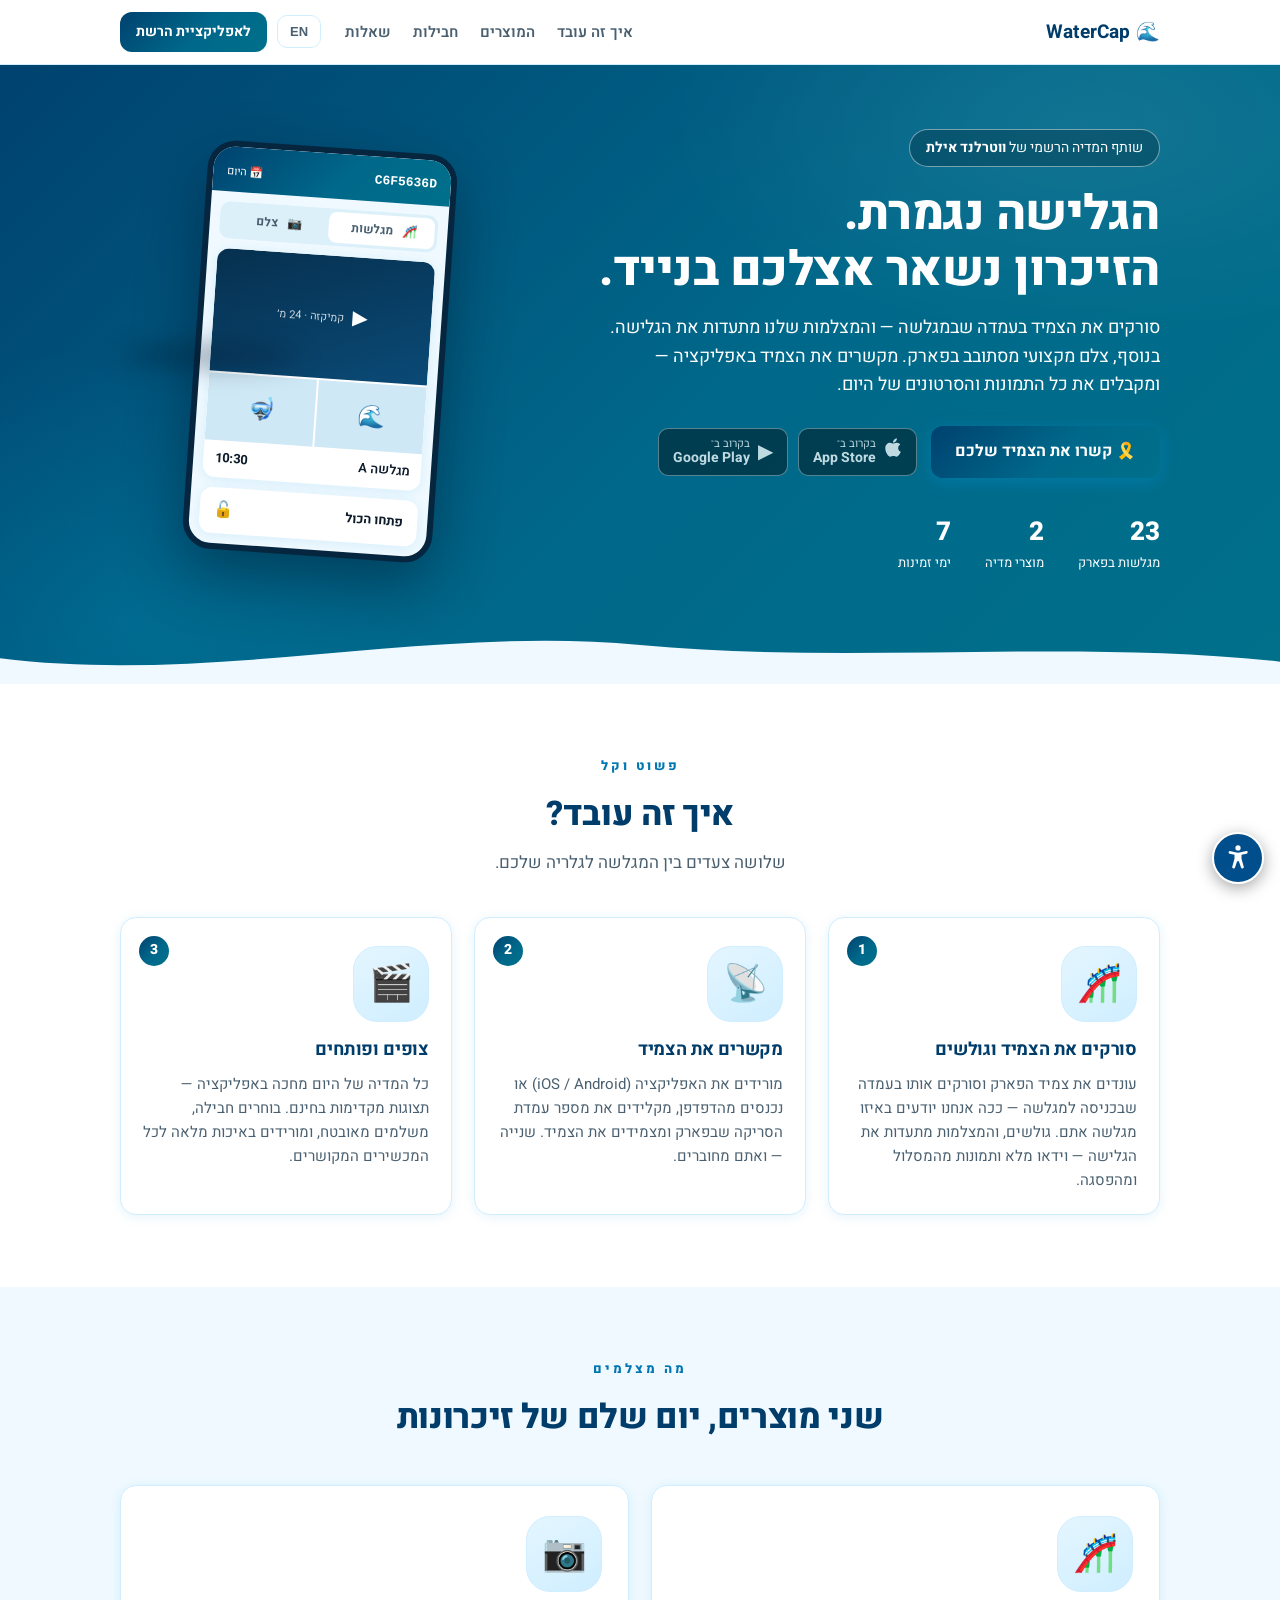
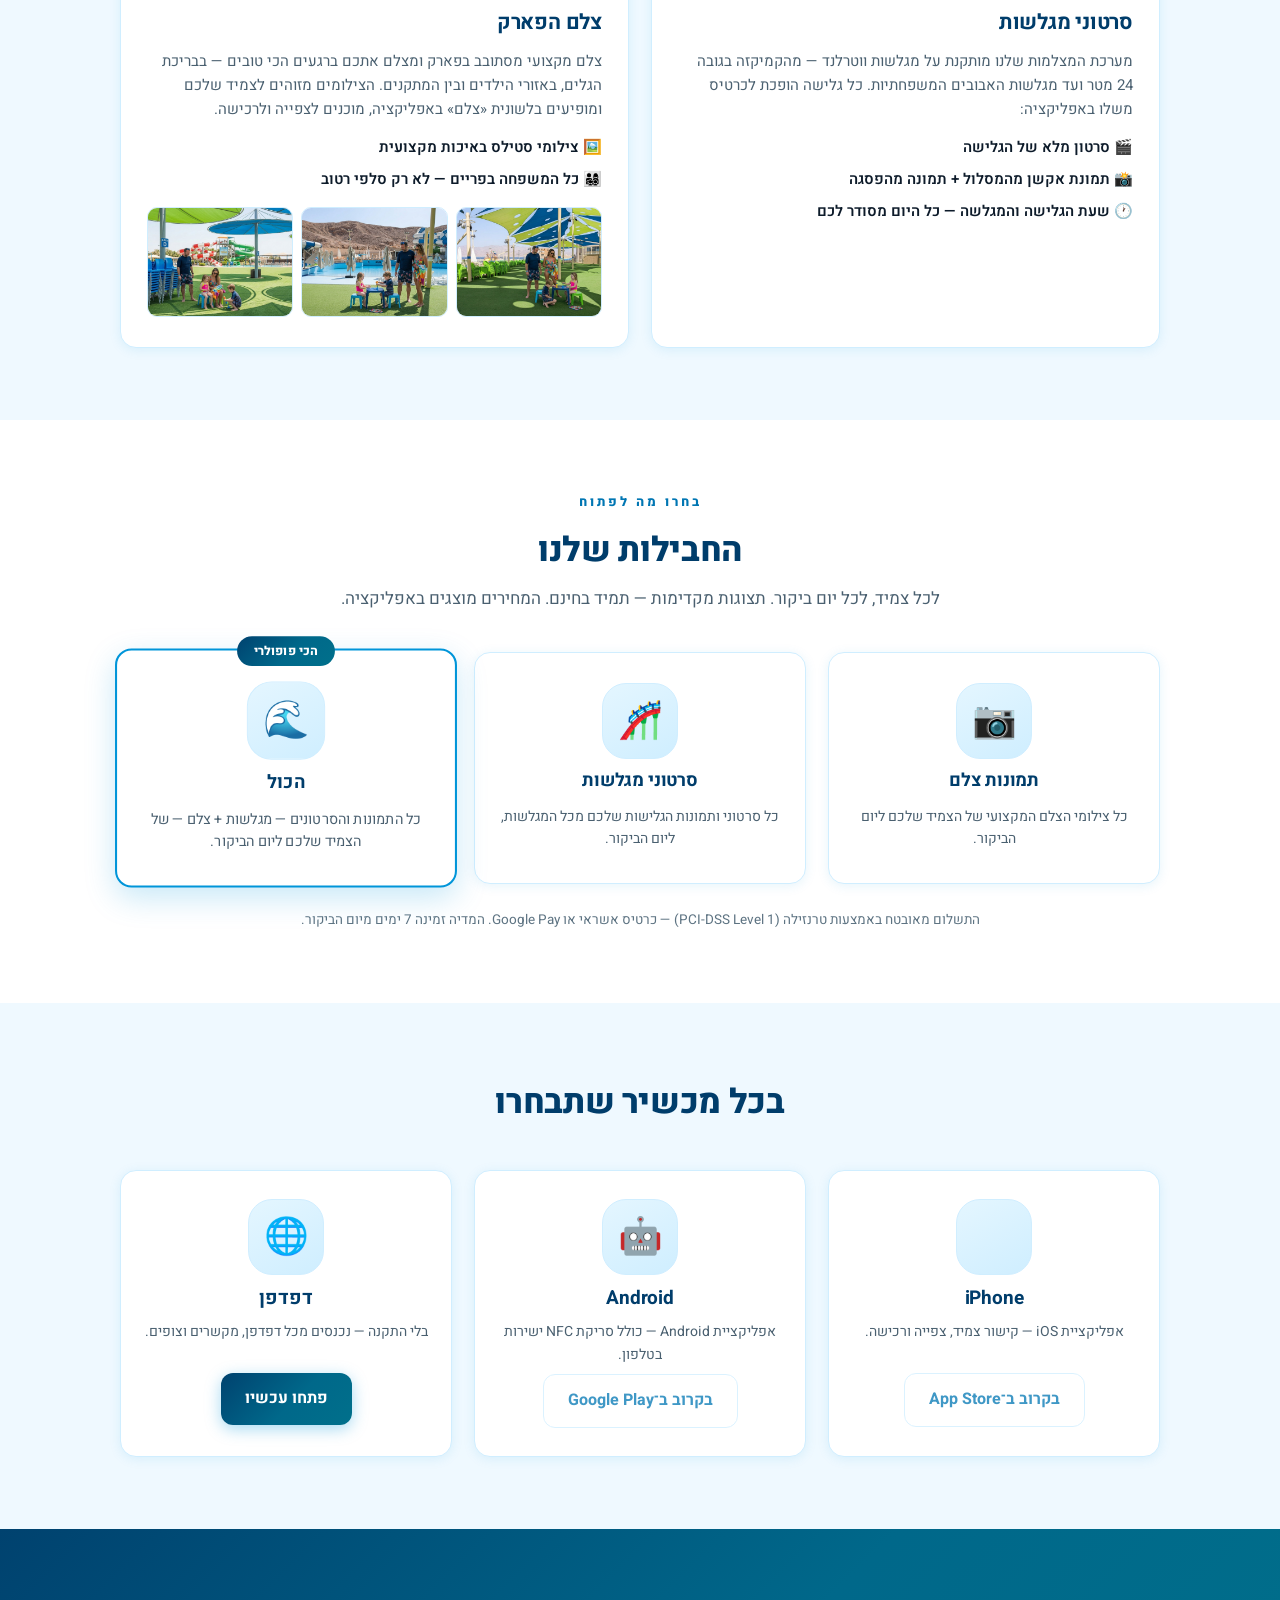
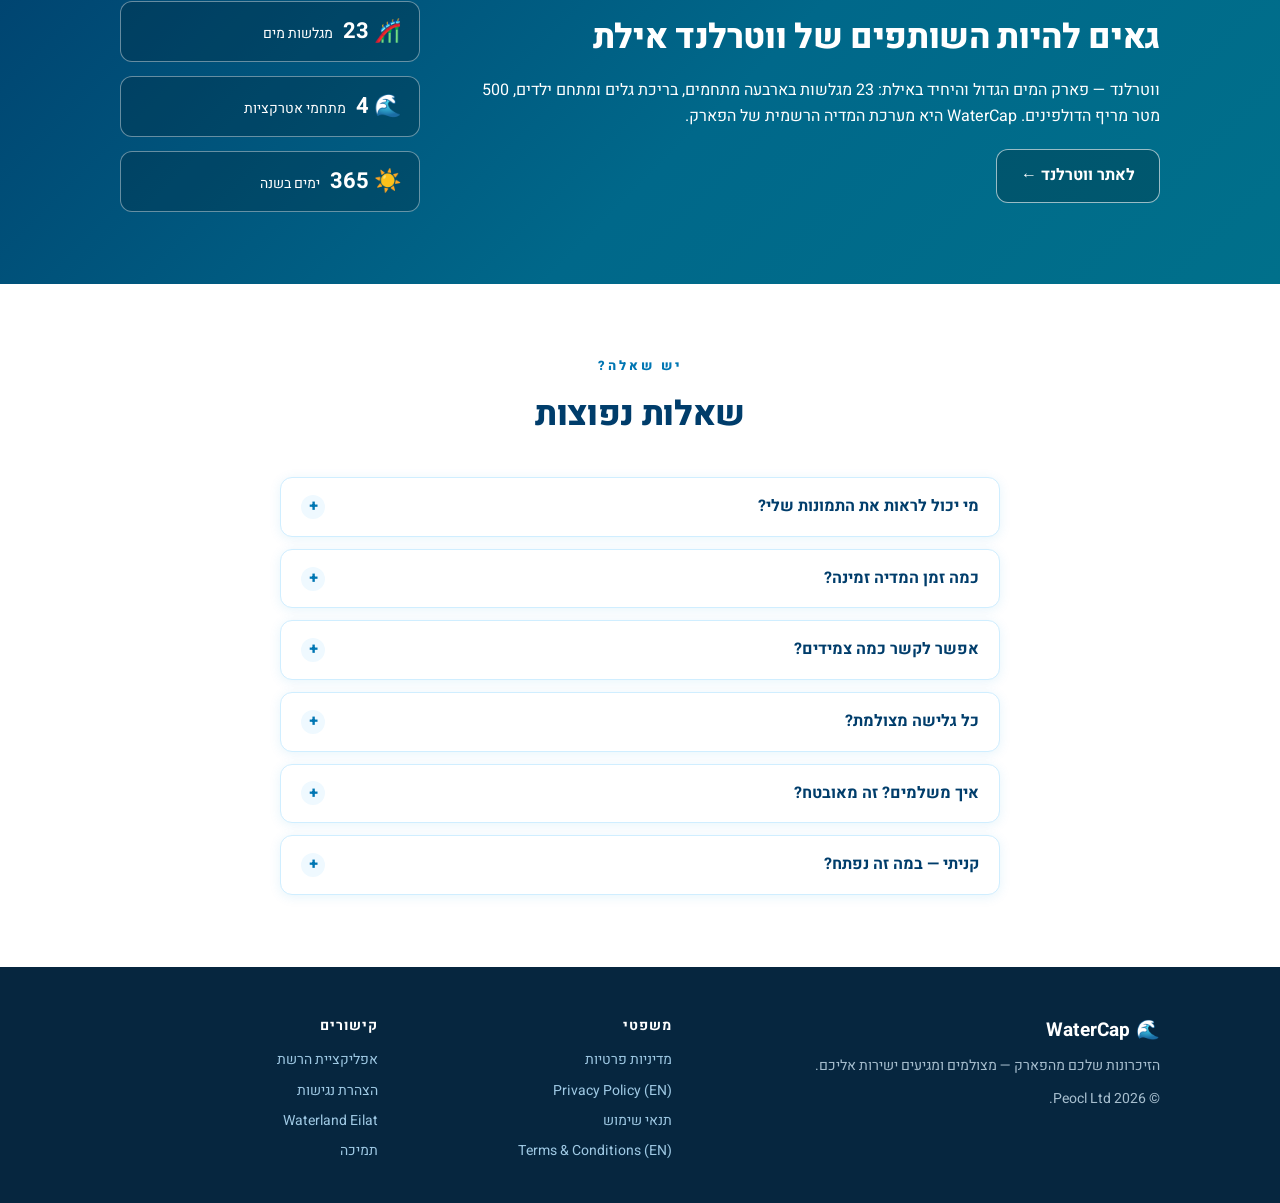
<file: WaterCap/index.html>
<!doctype html>
<html lang="he" dir="rtl">
<head>
  <meta charset="utf-8">
  <meta name="viewport" content="width=device-width, initial-scale=1.0">
  <title>WaterCap — הזיכרונות שלכם מווטרלנד, ישר לנייד</title>
  <meta name="description" content="WaterCap מצלמת אתכם במגלשות ווטרלנד אילת ואצל הצלם בפארק — מקשרים את הצמיד, צופים בכל התמונות והסרטונים מהיום ופותחים אותם באפליקציה.">
  <meta property="og:title" content="WaterCap — Your Waterland memories, straight to your phone">
  <meta property="og:description" content="On-slide ride videos and pro photographer shots at Waterland Eilat. Scan your wristband at the slide, link it in the app, watch your day, unlock your memories.">
  <meta property="og:url" content="https://watercap.peocl.com/">
  <meta property="og:type" content="website">
  <link rel="icon" href="data:image/svg+xml,%3Csvg xmlns='http://www.w3.org/2000/svg' viewBox='0 0 100 100'%3E%3Ctext y='.9em' font-size='90'%3E%F0%9F%8C%8A%3C/text%3E%3C/svg%3E">
  <link rel="preconnect" href="https://fonts.googleapis.com">
  <link rel="preconnect" href="https://fonts.gstatic.com" crossorigin>
  <link href="https://fonts.googleapis.com/css2?family=Heebo:wght@400;600;700;800;900&display=swap" rel="stylesheet">
  <link rel="stylesheet" href="a11y.css">
  <script src="a11y.js"></script>
  <style>
/* ── WaterCap brand ─────────────────────────────────────────────────── */
:root {
  --blue: #0095d9;
  /* Contrast-safe partner of --blue, for text and icons on light backgrounds
     (AA on both #fff and --surface). --blue itself stays the brand colour for
     fills, borders and large decorative shapes. */
  --blue-text: #0076b3;
  --dark: #003d6b;
  --navy: #0d1b2a;
  --surface: #eff9ff;
  --border: #d0eeff;
  --text2: #4a6070;
  --muted: #5d7382;
  /* Gradient stops are capped at the lightness where white body text still
     clears 4.5:1 — the hero, buttons and partner band all put white text
     on it. */
  --gradient: linear-gradient(135deg, #00426f 0%, #00688a 55%, #00708b 100%);
  --shadow: 0 2px 12px rgba(0, 149, 217, 0.1);
  --radius: 16px;
  --a11y-focus: #003d6b;
  --a11y-accent: #004f8c;
}

* { box-sizing: border-box; margin: 0; padding: 0; }

html { scroll-behavior: smooth; }
@media (prefers-reduced-motion: reduce) { html { scroll-behavior: auto; } }

body {
  font-family: "Heebo", -apple-system, BlinkMacSystemFont, "Segoe UI", Roboto, "Arial Hebrew", Arial, sans-serif;
  color: var(--navy);
  background: #fff;
  line-height: 1.6;
  -webkit-font-smoothing: antialiased;
}

/* Language switching: paired .he / .en elements */
body[data-lang="he"] .en { display: none !important; }
body[data-lang="en"] .he { display: none !important; }

.container { max-width: 1080px; margin: 0 auto; padding: 0 20px; }

a { color: var(--blue-text); text-decoration: none; }

h2 { font-size: clamp(24px, 4vw, 34px); font-weight: 800; color: var(--dark); text-align: center; }
.section-sub { text-align: center; color: var(--text2); margin-top: 8px; font-size: 17px; }

/* ── Buttons ────────────────────────────────────────────────────────── */
.btn {
  display: inline-flex; align-items: center; justify-content: center; gap: 8px;
  border-radius: 12px; padding: 13px 24px;
  font-size: 16px; font-weight: 700; cursor: pointer; border: none;
  transition: transform 0.15s, box-shadow 0.15s;
}
.btn:hover { transform: translateY(-1px); }
.btn-primary { background: var(--gradient); color: #fff; box-shadow: 0 4px 16px rgba(0, 149, 217, 0.35); }
.btn-outline { background: #fff; color: var(--blue-text); border: 1.5px solid var(--border); }
.btn-small { padding: 9px 16px; font-size: 14px; background: var(--gradient); color: #fff; }

/* ── Nav ────────────────────────────────────────────────────────────── */
.nav {
  position: sticky; top: 0; z-index: 50;
  background: rgba(255, 255, 255, 0.92); backdrop-filter: blur(12px);
  border-bottom: 1px solid var(--border);
}
.nav-inner { display: flex; align-items: center; gap: 24px; height: 64px; }
.logo { font-size: 19px; color: var(--dark); letter-spacing: 0.2px; }
.nav-links { display: flex; gap: 22px; margin-inline-start: auto; }
.nav-links a { color: var(--text2); font-weight: 600; font-size: 15px; }
.nav-links a:hover { color: var(--blue-text); }
.nav-actions { display: flex; align-items: center; gap: 10px; }
.lang-btn {
  background: #fff; border: 1.5px solid var(--border); color: var(--text2);
  border-radius: 10px; padding: 8px 12px; font-weight: 700; font-size: 13px; cursor: pointer;
}
.lang-btn:hover { border-color: var(--blue-text); color: var(--blue-text); }
@media (max-width: 720px) { .nav-links { display: none; } }

/* ── Hero ───────────────────────────────────────────────────────────── */
.hero { position: relative; background: var(--gradient); color: #fff; overflow: hidden; }
.hero-inner {
  display: grid; grid-template-columns: 1.2fr 0.8fr; gap: 40px;
  align-items: center; padding-top: 64px; padding-bottom: 110px;
}
@media (max-width: 860px) { .hero-inner { grid-template-columns: 1fr; padding-bottom: 90px; } }

.partner-chip {
  display: inline-block; background: rgba(0, 30, 43, 0.30);
  border: 1px solid rgba(255, 255, 255, 0.45);
  border-radius: 30px; padding: 7px 16px; font-size: 14px; margin-bottom: 20px;
}
.hero h1 { font-size: clamp(30px, 5vw, 48px); line-height: 1.15; font-weight: 800; }
.hero-sub { margin-top: 16px; font-size: 18px; max-width: 560px; }
.hero-ctas { margin-top: 26px; display: flex; flex-wrap: wrap; gap: 14px; align-items: center; }

.store-badges { display: flex; gap: 10px; }
.store-badge {
  display: flex; align-items: center; gap: 8px;
  background: rgba(0, 0, 0, 0.55); border: 1px solid rgba(255, 255, 255, 0.45);
  color: #fff; border-radius: 10px; padding: 7px 14px;
}
.store-badge > span:first-child { font-size: 20px; }
.store-text { display: flex; flex-direction: column; line-height: 1.15; }
.store-text small { font-size: 11px; }
.store-text strong { font-size: 14px; }

.hero-facts { display: flex; gap: 34px; margin-top: 34px; }
.hero-facts > div { display: flex; flex-direction: column; }
.hero-facts strong { font-size: 26px; font-weight: 800; }
.hero-facts span { font-size: 13px; }

/* phone mockup */
.hero-phone { display: flex; justify-content: center; }
.phone {
  width: 250px; background: var(--surface); border-radius: 28px;
  border: 6px solid #06263f; box-shadow: 0 24px 60px rgba(0, 20, 40, 0.45);
  overflow: hidden; color: var(--navy); font-size: 13px;
  transform: rotate(4deg);
}
.phone-header {
  background: var(--gradient); color: #fff; padding: 14px 14px 10px;
  display: flex; justify-content: space-between; align-items: center;
}
.phone-band { font-family: ui-monospace, Menlo, monospace; font-weight: 700; }
.phone-day { font-size: 11px; }
.phone-tabs { display: flex; background: #dcf0fa; margin: 10px; border-radius: 10px; padding: 3px; }
.phone-tabs span { flex: 1; text-align: center; padding: 6px; border-radius: 8px; font-weight: 700; font-size: 12px; color: var(--text2); }
.phone-tabs span.active { background: #fff; color: var(--navy); }
.phone-clip { background: #fff; margin: 0 10px; border-radius: 12px; overflow: hidden; box-shadow: var(--shadow); }
.phone-video {
  background: linear-gradient(160deg, #06304f, #0a4a76); color: #fff;
  aspect-ratio: 16/9; display: flex; align-items: center; justify-content: center; gap: 8px;
  font-size: 20px;
}
.phone-video em { font-size: 11px; font-style: normal; opacity: 0.8; }
.phone-thumbs { display: flex; gap: 2px; margin-top: 2px; }
.phone-thumbs i {
  flex: 1; aspect-ratio: 1.6; background: #cfe8f5; font-style: normal;
  display: flex; align-items: center; justify-content: center; font-size: 22px;
}
.phone-meta { display: flex; justify-content: space-between; padding: 8px 12px; font-weight: 600; }
.phone-buybar {
  display: flex; justify-content: space-between; align-items: center;
  margin: 10px; padding: 10px 14px; background: #fff; border-radius: 12px;
  font-weight: 700; box-shadow: var(--shadow);
}
.phone-buybar b { color: var(--blue-text); font-size: 16px; }

.wave-divider { position: absolute; bottom: -1px; left: 0; right: 0; line-height: 0; }
.wave-divider svg { width: 100%; height: 60px; }

/* ── Sections ───────────────────────────────────────────────────────── */
.section { padding: 72px 0; }
.section-alt { background: var(--surface); }

/* steps */
.steps { display: grid; grid-template-columns: repeat(3, 1fr); gap: 22px; margin-top: 40px; }
@media (max-width: 820px) { .steps { grid-template-columns: 1fr; } }
.step {
  position: relative; background: #fff; border: 1.5px solid var(--border);
  border-radius: var(--radius); padding: 28px 22px 22px; box-shadow: var(--shadow);
}
.step-icon { font-size: 40px; margin-bottom: 10px; }
.step-num {
  position: absolute; top: 18px; inset-inline-end: 18px;
  width: 30px; height: 30px; border-radius: 50%;
  background: var(--gradient); color: #fff; font-weight: 800;
  display: flex; align-items: center; justify-content: center; font-size: 14px;
}
.step h3 { font-size: 18px; color: var(--dark); margin-bottom: 8px; }
.step p { color: var(--text2); font-size: 15px; }

/* products */
.products { display: grid; grid-template-columns: 1fr 1fr; gap: 22px; margin-top: 40px; }
@media (max-width: 820px) { .products { grid-template-columns: 1fr; } }
.product-card {
  background: #fff; border-radius: var(--radius); padding: 30px 26px;
  box-shadow: var(--shadow); border: 1.5px solid var(--border);
}
.product-icon { font-size: 44px; margin-bottom: 12px; }
.product-card h3 { font-size: 21px; color: var(--dark); margin-bottom: 10px; }
.product-card p { color: var(--text2); font-size: 15px; }
.product-card ul { list-style: none; margin-top: 14px; display: flex; flex-direction: column; gap: 8px; }
.product-card li { font-size: 15px; font-weight: 600; }

/* photographer sample photos */
.photog-gallery { display: grid; grid-template-columns: 1fr 1fr 1fr; gap: 8px; margin-top: 16px; }
@media (max-width: 480px) { .photog-gallery { grid-template-columns: 1fr; } }
.photog-gallery img {
  width: 100%; aspect-ratio: 4/3; object-fit: cover; display: block;
  border-radius: 10px; border: 1.5px solid var(--border);
  transition: transform 0.25s ease, box-shadow 0.25s ease; cursor: zoom-in;
}
.photog-gallery img:hover { transform: scale(1.04); box-shadow: 0 10px 26px rgba(0, 61, 107, 0.25); }

/* packages */
.pricing { display: grid; grid-template-columns: repeat(3, 1fr); gap: 22px; margin-top: 40px; }
@media (max-width: 820px) { .pricing { grid-template-columns: 1fr; } }
.price-card {
  position: relative; background: #fff; border: 1.5px solid var(--border);
  border-radius: var(--radius); padding: 30px 24px; text-align: center; box-shadow: var(--shadow);
}
.price-card.featured { border: 2.5px solid var(--blue); box-shadow: 0 10px 30px rgba(0, 149, 217, 0.22); }
.best-badge {
  position: absolute; top: -14px; inset-inline-start: 50%; transform: translateX(-50%);
  background: var(--gradient); color: #fff; border-radius: 20px;
  font-size: 12px; font-weight: 800; padding: 5px 16px; white-space: nowrap;
}
body[data-lang="he"] .best-badge { transform: translateX(50%); }
.price-emoji { font-size: 38px; }
.price-card h3 { font-size: 18px; color: var(--dark); margin: 8px 0 10px; }
.price-card p { color: var(--text2); font-size: 14px; }
.pricing-note { text-align: center; color: var(--muted); font-size: 13.5px; margin-top: 26px; }

/* apps */
.apps-row { display: grid; grid-template-columns: repeat(3, 1fr); gap: 22px; margin-top: 40px; }
@media (max-width: 820px) { .apps-row { grid-template-columns: 1fr; } }
.app-card {
  background: #fff; border-radius: var(--radius); border: 1.5px solid var(--border);
  box-shadow: var(--shadow); padding: 28px 22px; text-align: center;
  display: flex; flex-direction: column; align-items: center; gap: 8px;
}
.app-icon { font-size: 40px; }
.app-card h3 { color: var(--dark); font-size: 19px; }
.app-card p { color: var(--text2); font-size: 14px; min-height: 44px; }

/* partner */
.partner-section { background: var(--gradient); color: #fff; }
.partner-section h2 { color: #fff; text-align: start; }
.partner-inner {
  display: grid; grid-template-columns: 1.4fr 0.6fr; gap: 40px; align-items: center;
}
@media (max-width: 820px) { .partner-inner { grid-template-columns: 1fr; } }
.partner-inner p { margin: 14px 0 20px; }
.partner-section .btn-outline { border-color: rgba(255, 255, 255, 0.6); background: rgba(0, 0, 0, 0.2); color: #fff; }
.partner-stats { display: flex; flex-direction: column; gap: 14px; }
.partner-stats > div {
  background: rgba(0, 30, 43, 0.25); border: 1px solid rgba(255, 255, 255, 0.4);
  border-radius: 12px; padding: 12px 18px; display: flex; align-items: baseline; gap: 10px;
}
.partner-stats strong { font-size: 22px; }
.partner-stats span { font-size: 14px; }

/* FAQ */
.faq-container { max-width: 760px; }
#faq details {
  background: #fff; border: 1.5px solid var(--border); border-radius: 12px;
  padding: 16px 20px; margin-top: 12px; box-shadow: var(--shadow);
}
#faq details:first-of-type { margin-top: 36px; }
#faq summary { font-weight: 700; cursor: pointer; color: var(--dark); font-size: 16px; }
#faq details p { color: var(--text2); margin-top: 10px; font-size: 15px; }

/* footer */
.footer { background: #06263f; color: #cfe4f2; padding: 48px 0 40px; }
.footer-inner { display: grid; grid-template-columns: 1.4fr 0.8fr 0.8fr; gap: 36px; }
@media (max-width: 720px) { .footer-inner { grid-template-columns: 1fr; } }
.footer .logo { color: #fff; }
.footer p { font-size: 14px; opacity: 0.8; margin-top: 10px; }
.copyright { font-size: 12.5px; }
.footer-col { display: flex; flex-direction: column; gap: 8px; }
.footer-col h3 { color: #fff; font-size: 14px; text-transform: uppercase; letter-spacing: 1px; margin-bottom: 4px; }
.footer-col a { color: #9fc9e4; font-size: 14px; }
.footer-col a:hover { color: #fff; }

/* ── Design pass: typography rhythm ─────────────────────────────────── */
h1, h2, h3 { letter-spacing: -0.01em; }
h2 { position: relative; }
.section-overline {
  display: block; text-align: center; color: var(--blue-text);
  font-size: 13px; font-weight: 800; letter-spacing: 3px; text-transform: uppercase;
  margin-bottom: 10px;
}

/* ── Design pass: hero atmosphere ───────────────────────────────────── */
.hero::before {
  content: ""; position: absolute; inset: 0; pointer-events: none;
  background:
    radial-gradient(600px 300px at 85% 10%, rgba(255, 255, 255, 0.07), transparent 70%),
    radial-gradient(500px 400px at 10% 90%, rgba(0, 197, 232, 0.14), transparent 70%);
}
.bubbles { position: absolute; inset: 0; overflow: hidden; pointer-events: none; }
.bubble {
  position: absolute; bottom: -60px;
  background: rgba(255, 255, 255, 0.1);
  border: 1px solid rgba(255, 255, 255, 0.25);
  border-radius: 50%;
  animation: rise linear infinite;
}
@keyframes rise {
  from { transform: translateY(0) translateX(0); opacity: 0; }
  10%  { opacity: 1; }
  to   { transform: translateY(-110vh) translateX(30px); opacity: 0; }
}
.hero-inner { position: relative; z-index: 1; }

.phone { animation: phone-float 5s ease-in-out infinite; }
@keyframes phone-float {
  0%, 100% { transform: rotate(4deg) translateY(0); }
  50%      { transform: rotate(4deg) translateY(-12px); }
}
.hero-phone::after {
  content: ""; display: block; position: absolute;
  width: 180px; height: 22px; border-radius: 50%;
  background: rgba(0, 20, 40, 0.35); filter: blur(12px);
  margin-top: 8px; align-self: flex-end;
  animation: shadow-breathe 5s ease-in-out infinite;
}
.hero-phone { flex-direction: column; align-items: center; }
@keyframes shadow-breathe {
  0%, 100% { transform: scale(1); opacity: 0.8; }
  50%      { transform: scale(0.85); opacity: 0.5; }
}

/* ── Design pass: nav scroll shadow ─────────────────────────────────── */
.nav.scrolled { box-shadow: 0 6px 24px rgba(0, 61, 107, 0.12); }

/* ── Design pass: cards & icons ─────────────────────────────────────── */
.step-icon, .product-icon, .app-icon, .price-emoji {
  width: 76px; height: 76px; border-radius: 24px;
  background: linear-gradient(150deg, #e4f6ff, #cfeeff);
  border: 1.5px solid var(--border);
  display: flex; align-items: center; justify-content: center;
  font-size: 36px !important;
}
.step-icon { margin-bottom: 14px; }
.product-icon { margin-bottom: 14px; }
.app-card .app-icon { margin: 0 auto; }
.price-emoji { margin: 0 auto; }

.step, .product-card, .price-card, .app-card {
  transition: transform 0.25s ease, box-shadow 0.25s ease;
}
.step:hover, .product-card:hover, .price-card:hover, .app-card:hover {
  transform: translateY(-6px);
  box-shadow: 0 16px 40px rgba(0, 149, 217, 0.18);
}
.step::after {
  content: ""; position: absolute; inset-inline-start: 0; top: 0;
  width: 100%; height: 4px; border-radius: 4px 4px 0 0;
  background: var(--gradient); opacity: 0; transition: opacity 0.25s;
}
.step:hover::after { opacity: 1; }
.price-card.featured { transform: scale(1.03); }
.price-card.featured:hover { transform: scale(1.03) translateY(-6px); }

/* ── Design pass: FAQ affordance ────────────────────────────────────── */
#faq summary { position: relative; padding-inline-end: 30px; list-style: none; }
#faq summary::-webkit-details-marker { display: none; }
#faq summary::after {
  content: "+"; position: absolute; inset-inline-end: 0; top: 50%;
  transform: translateY(-50%);
  width: 24px; height: 24px; border-radius: 50%;
  background: var(--surface); color: var(--blue-text);
  font-weight: 800; display: flex; align-items: center; justify-content: center;
  transition: transform 0.2s;
}
#faq details[open] summary::after { content: "−"; transform: translateY(-50%) rotate(180deg); }

/* ── Design pass: scroll reveal ─────────────────────────────────────── */
.reveal { opacity: 0; transform: translateY(24px); transition: opacity 0.6s ease, transform 0.6s ease; }
.reveal.visible { opacity: 1; transform: none; }
@media (prefers-reduced-motion: reduce) {
  .reveal { opacity: 1; transform: none; transition: none; }
  .bubble, .phone, .hero-phone::after { animation: none; }
}

</style>
</head>
<body data-lang="he">

<a class="a11y-skip" href="#main">
  <span class="he">דלגו לתוכן הראשי</span><span class="en">Skip to main content</span>
</a>

<!-- ─── Nav ─────────────────────────────────────────────────────────── -->
<header class="nav">
  <div class="container nav-inner">
    <a class="logo" href="#top" aria-label="WaterCap"><span aria-hidden="true">🌊</span> <strong>WaterCap</strong></a>
    <nav class="nav-links" id="main-nav">
      <a href="#how"><span class="he">איך זה עובד</span><span class="en">How it works</span></a>
      <a href="#products"><span class="he">המוצרים</span><span class="en">Products</span></a>
      <a href="#pricing"><span class="he">חבילות</span><span class="en">Packages</span></a>
      <a href="#faq"><span class="he">שאלות</span><span class="en">FAQ</span></a>
    </nav>
    <div class="nav-actions">
      <button id="lang-toggle" class="lang-btn" type="button" lang="en">EN</button>
      <a class="btn btn-small" href="https://watercap.peocl.com/app">
        <span class="he">לאפליקציית הרשת</span><span class="en">Open Web App</span>
      </a>
    </div>
  </div>
</header>

<main id="main">

<!-- ─── Hero ────────────────────────────────────────────────────────── -->
<section class="hero" id="top">
  <div class="container hero-inner">
    <div class="hero-copy">
      <div class="partner-chip">
        <span class="he">שותף המדיה הרשמי של <strong>ווטרלנד אילת</strong></span>
        <span class="en">Official media partner of <strong>Waterland Eilat</strong></span>
      </div>
      <h1>
        <span class="he">הגלישה נגמרת.<br>הזיכרון נשאר אצלכם בנייד.</span>
        <span class="en">The ride ends.<br>The memory lands on your phone.</span>
      </h1>
      <p class="hero-sub">
        <span class="he">סורקים את הצמיד בעמדה שבמגלשה — והמצלמות שלנו מתעדות את הגלישה. בנוסף, צלם מקצועי מסתובב בפארק. מקשרים את הצמיד באפליקציה — ומקבלים את כל התמונות והסרטונים של היום.</span>
        <span class="en">Scan your wristband at the slide station — and our cameras capture your ride. A pro photographer roams the park too. Link your wristband in the app — and get every photo and video from your day.</span>
      </p>
      <div class="hero-ctas">
        <a class="btn btn-primary" href="https://watercap.peocl.com/app">
          <span class="he">🎗️ קשרו את הצמיד שלכם</span>
          <span class="en">🎗️ Link your wristband</span>
        </a>
        <!-- Not links: the apps aren't published yet, and an href="#" is a
             dead end for keyboard and screen-reader users. -->
        <div class="store-badges">
          <span class="store-badge is-inert">
            <span aria-hidden="true"><svg width="18" height="21" viewBox="0 0 384 512" fill="currentColor" aria-hidden="true"><path d="M318.7 268.7c-.2-36.7 16.4-64.4 50-84.8-18.8-26.9-47.2-41.7-84.7-44.6-35.5-2.8-74.3 20.7-88.5 20.7-15 0-49.4-19.7-76.4-19.7C63.3 141.2 4 184.8 4 273.5q0 39.3 14.4 81.2c12.8 36.7 59 126.7 107.2 125.2 25.2-.6 43-17.9 75.8-17.9 31.8 0 48.3 17.9 76.4 17.9 48.6-.7 90.4-82.5 102.6-119.3-65.2-30.7-61.7-90-61.7-91.9zm-56.6-164.2c27.3-32.4 24.8-61.9 24-72.5-24.1 1.4-52 16.4-67.9 34.9-17.5 19.8-27.8 44.3-25.6 71.9 26.1 2 49.9-11.4 69.5-34.3z"/></svg></span>
            <span class="store-text"><small class="he">בקרוב ב־</small><small class="en">Coming soon to the</small><strong>App Store</strong></span>
          </span>
          <span class="store-badge is-inert">
            <span aria-hidden="true">▶</span>
            <span class="store-text"><small class="he">בקרוב ב־</small><small class="en">Coming soon to</small><strong>Google Play</strong></span>
          </span>
        </div>
      </div>
      <div class="hero-facts">
        <div><strong>23</strong><span class="he">מגלשות בפארק</span><span class="en">slides in the park</span></div>
        <div><strong>2</strong><span class="he">מוצרי מדיה</span><span class="en">media products</span></div>
        <div><strong>7</strong><span class="he">ימי זמינות</span><span class="en">days available</span></div>
      </div>
    </div>

    <!-- CSS phone mockup -->
    <div class="hero-phone" aria-hidden="true">
      <div class="phone">
        <div class="phone-header">
          <span class="phone-band">C6F5636D</span>
          <span class="phone-day">📅 <span class="he">היום</span><span class="en">Today</span></span>
        </div>
        <div class="phone-tabs">
          <span class="active">🎢 <span class="he">מגלשות</span><span class="en">Rides</span></span>
          <span>📷 <span class="he">צלם</span><span class="en">Photos</span></span>
        </div>
        <div class="phone-clip">
          <div class="phone-video">▶<em class="he">קמיקזה · 24 מ׳</em><em class="en">Kamikaze · 24m</em></div>
          <div class="phone-thumbs"><i>🌊</i><i>🤿</i></div>
          <div class="phone-meta"><span class="he">מגלשה A</span><span class="en">Slide A</span><b>10:30</b></div>
        </div>
        <div class="phone-buybar">
          <span class="he">פתחו הכול</span><span class="en">Unlock all</span>
          <b>🔓</b>
        </div>
      </div>
    </div>
  </div>
  <div class="wave-divider"><svg viewBox="0 0 1440 90" preserveAspectRatio="none"><path d="M0,50 C240,90 480,0 720,30 C960,60 1200,20 1440,55 L1440,90 L0,90 Z" fill="#eff9ff"/></svg></div>
</section>

<!-- ─── How it works ────────────────────────────────────────────────── -->
<section class="section" id="how">
  <div class="container">
    <span class="section-overline"><span class="he">פשוט וקל</span><span class="en">Simple &amp; easy</span></span>
    <h2><span class="he">איך זה עובד?</span><span class="en">How it works</span></h2>
    <p class="section-sub">
      <span class="he">שלושה צעדים בין המגלשה לגלריה שלכם.</span>
      <span class="en">Three steps from the slide to your gallery.</span>
    </p>
    <div class="steps">
      <div class="step">
        <div class="step-icon" aria-hidden="true">🎢</div>
        <div class="step-num">1</div>
        <h3><span class="he">סורקים את הצמיד וגולשים</span><span class="en">Scan your wristband &amp; ride</span></h3>
        <p><span class="he">עונדים את צמיד הפארק וסורקים אותו בעמדה שבכניסה למגלשה — ככה אנחנו יודעים באיזו מגלשה אתם. גולשים, והמצלמות מתעדות את הגלישה — וידאו מלא ותמונות מהמסלול ומהפסגה.</span>
        <span class="en">Wear your park wristband and scan it at the station by the slide entrance — that's how we know which slide you're on. Ride, and our cameras capture the run — a full video plus ride and top photos.</span></p>
      </div>
      <div class="step">
        <div class="step-icon" aria-hidden="true">📡</div>
        <div class="step-num">2</div>
        <h3><span class="he">מקשרים את הצמיד</span><span class="en">Link the wristband</span></h3>
        <p><span class="he">מורידים את האפליקציה (iOS / Android) או נכנסים מהדפדפן, מקלידים את מספר עמדת הסריקה שבפארק ומצמידים את הצמיד. שנייה — ואתם מחוברים.</span>
        <span class="en">Get the app (iOS / Android) or open the web app, type the number on a park scanner, and tap your band on it. One second — you're linked.</span></p>
      </div>
      <div class="step">
        <div class="step-icon" aria-hidden="true">🎬</div>
        <div class="step-num">3</div>
        <h3><span class="he">צופים ופותחים</span><span class="en">Watch &amp; unlock</span></h3>
        <p><span class="he">כל המדיה של היום מחכה באפליקציה — תצוגות מקדימות בחינם. בוחרים חבילה, משלמים מאובטח, ומורידים באיכות מלאה לכל המכשירים המקושרים.</span>
        <span class="en">Your whole day is waiting in the app — previews are free. Pick a package, pay securely, and download in full quality on every linked device.</span></p>
      </div>
    </div>
  </div>
</section>

<!-- ─── Products ────────────────────────────────────────────────────── -->
<section class="section section-alt" id="products">
  <div class="container">
    <span class="section-overline"><span class="he">מה מצלמים</span><span class="en">What we capture</span></span>
    <h2><span class="he">שני מוצרים, יום שלם של זיכרונות</span><span class="en">Two products, a full day of memories</span></h2>
    <div class="products">
      <div class="product-card">
        <div class="product-icon" aria-hidden="true">🎢</div>
        <h3><span class="he">סרטוני מגלשות</span><span class="en">Waterslide videos</span></h3>
        <p><span class="he">מערכת המצלמות שלנו מותקנת על מגלשות ווטרלנד — מהקמיקזה בגובה 24 מטר ועד מגלשות האבובים המשפחתיות. כל גלישה הופכת לכרטיס משלו באפליקציה:</span>
        <span class="en">Our camera rigs live on Waterland's slides — from the 24-meter Kamikaze to the family tube slides. Every run becomes its own card in the app:</span></p>
        <ul>
          <li><span class="he">🎬 סרטון מלא של הגלישה</span><span class="en">🎬 A full video of the ride</span></li>
          <li><span class="he">📸 תמונת אקשן מהמסלול + תמונה מהפסגה</span><span class="en">📸 An action shot on the slide + a top-of-slide photo</span></li>
          <li><span class="he">🕐 שעת הגלישה והמגלשה — כל היום מסודר לכם</span><span class="en">🕐 Ride time and slide name — your day, organized</span></li>
        </ul>
      </div>
      <div class="product-card">
        <div class="product-icon" aria-hidden="true">📷</div>
        <h3><span class="he">צלם הפארק</span><span class="en">Park photographer</span></h3>
        <p><span class="he">צלם מקצועי מסתובב בפארק ומצלם אתכם ברגעים הכי טובים — בבריכת הגלים, באזורי הילדים ובין המתקנים. הצילומים מזוהים לצמיד שלכם ומופיעים בלשונית «צלם» באפליקציה, מוכנים לצפייה ולרכישה.</span>
        <span class="en">A professional photographer roams the park and catches your best moments — at the wave pool, the kids' zones, and everywhere in between. The shots are matched to your wristband and appear under the app's “Photographer” tab, ready to view and buy.</span></p>
        <ul>
          <li><span class="he">🖼️ צילומי סטילס באיכות מקצועית</span><span class="en">🖼️ Pro-quality stills</span></li>
          <li><span class="he">👨‍👩‍👧‍👦 כל המשפחה בפריים — לא רק סלפי רטוב</span><span class="en">👨‍👩‍👧‍👦 The whole family in frame — not just a wet selfie</span></li>
        </ul>
        <div class="photog-gallery">
          <a href="media/photographer-1.jpg" target="_blank" rel="noopener"><img src="media/photographer-1.jpg" data-alt-he="משפחה תחת מפרשי הצל בווטרלנד אילת" data-alt-en="A family under the shade sails at Waterland Eilat" alt="משפחה תחת מפרשי הצל בווטרלנד אילת" loading="lazy"><span class="sr-only"><span class="he"> (נפתח בחלון חדש)</span><span class="en"> (opens in a new tab)</span></span></a>
          <a href="media/photographer-2.jpg" target="_blank" rel="noopener"><img src="media/photographer-2.jpg" data-alt-he="משפחה ליד בריכת הגלים על רקע המגלשות" data-alt-en="A family beside the wave pool with the slides behind them" alt="משפחה ליד בריכת הגלים על רקע המגלשות" loading="lazy"><span class="sr-only"><span class="he"> (נפתח בחלון חדש)</span><span class="en"> (opens in a new tab)</span></span></a>
          <a href="media/photographer-3.jpg" target="_blank" rel="noopener"><img src="media/photographer-3.jpg" data-alt-he="משפחה באזור הישיבה מול מתחם הילדים" data-alt-en="A family in the seating area facing the kids' zone" alt="משפחה באזור הישיבה מול מתחם הילדים" loading="lazy"><span class="sr-only"><span class="he"> (נפתח בחלון חדש)</span><span class="en"> (opens in a new tab)</span></span></a>
        </div>
      </div>
    </div>
  </div>
</section>

<!-- ─── Packages ────────────────────────────────────────────────────── -->
<section class="section" id="pricing">
  <div class="container">
    <span class="section-overline"><span class="he">בחרו מה לפתוח</span><span class="en">Pick what to unlock</span></span>
    <h2><span class="he">החבילות שלנו</span><span class="en">Our packages</span></h2>
    <p class="section-sub">
      <span class="he">לכל צמיד, לכל יום ביקור. תצוגות מקדימות — תמיד בחינם. המחירים מוצגים באפליקציה.</span>
      <span class="en">Per wristband, per visit day. Previews are always free. Prices are shown in the app.</span>
    </p>
    <div class="pricing">
      <div class="price-card">
        <div class="price-emoji" aria-hidden="true">📷</div>
        <h3><span class="he">תמונות צלם</span><span class="en">Photographer Photos</span></h3>
        <p><span class="he">כל צילומי הצלם המקצועי של הצמיד שלכם ליום הביקור.</span>
        <span class="en">Every pro photographer shot of your wristband for the visit day.</span></p>
      </div>
      <div class="price-card">
        <div class="price-emoji" aria-hidden="true">🎢</div>
        <h3><span class="he">סרטוני מגלשות</span><span class="en">Waterslide Videos</span></h3>
        <p><span class="he">כל סרטוני ותמונות הגלישות שלכם מכל המגלשות, ליום הביקור.</span>
        <span class="en">All your ride videos and photos from every slide, for the visit day.</span></p>
      </div>
      <div class="price-card featured">
        <div class="best-badge"><span class="he">הכי פופולרי</span><span class="en">Most popular</span></div>
        <div class="price-emoji" aria-hidden="true">🌊</div>
        <h3><span class="he">הכול</span><span class="en">Everything</span></h3>
        <p><span class="he">כל התמונות והסרטונים — מגלשות + צלם — של הצמיד שלכם ליום הביקור.</span>
        <span class="en">Every photo and video — slides + photographer — for your wristband's visit day.</span></p>
      </div>
    </div>
    <p class="pricing-note">
      <span class="he">התשלום מאובטח באמצעות טרנזילה (PCI-DSS Level 1) — כרטיס אשראי או Google Pay. המדיה זמינה 7 ימים מיום הביקור.</span>
      <span class="en">Payments are secured by Tranzila (PCI-DSS Level 1) — credit card or Google Pay. Media stays available for 7 days after your visit.</span>
    </p>
  </div>
</section>

<!-- ─── Apps ────────────────────────────────────────────────────────── -->
<section class="section section-alt" id="apps">
  <div class="container">
    <h2><span class="he">בכל מכשיר שתבחרו</span><span class="en">On any device you choose</span></h2>
    <div class="apps-row">
      <div class="app-card">
        <div class="app-icon" aria-hidden="true"></div>
        <h3>iPhone</h3>
        <p><span class="he">אפליקציית iOS — קישור צמיד, צפייה ורכישה.</span><span class="en">iOS app — link, watch, and buy.</span></p>
        <span class="btn btn-outline is-inert"><span class="he">בקרוב ב־App Store</span><span class="en">Coming to the App Store</span></span>
      </div>
      <div class="app-card">
        <div class="app-icon" aria-hidden="true">🤖</div>
        <h3>Android</h3>
        <p><span class="he">אפליקציית Android — כולל סריקת NFC ישירות בטלפון.</span><span class="en">Android app — with on-phone NFC scanning.</span></p>
        <span class="btn btn-outline is-inert"><span class="he">בקרוב ב־Google Play</span><span class="en">Coming to Google Play</span></span>
      </div>
      <div class="app-card">
        <div class="app-icon" aria-hidden="true">🌐</div>
        <h3><span class="he">דפדפן</span><span class="en">Web</span></h3>
        <p><span class="he">בלי התקנה — נכנסים מכל דפדפן, מקשרים וצופים.</span><span class="en">No install — open in any browser, link, and watch.</span></p>
        <a class="btn btn-primary" href="https://watercap.peocl.com/app"><span class="he">פתחו עכשיו</span><span class="en">Open now</span></a>
      </div>
    </div>
  </div>
</section>

<!-- ─── Partner ─────────────────────────────────────────────────────── -->
<section class="section partner-section">
  <div class="container partner-inner">
    <div>
      <h2><span class="he">גאים להיות השותפים של ווטרלנד אילת</span><span class="en">Proud partners of Waterland Eilat</span></h2>
      <p><span class="he">ווטרלנד — פארק המים הגדול והיחיד באילת: 23 מגלשות בארבעה מתחמים, בריכת גלים ומתחם ילדים, 500 מטר מריף הדולפינים. WaterCap היא מערכת המדיה הרשמית של הפארק.</span>
      <span class="en">Waterland — Eilat's largest and only waterpark: 23 slides across four zones, a wave pool and kids' area, 500m from the Dolphin Reef. WaterCap is the park's official media system.</span></p>
      <a class="btn btn-outline" href="https://www.waterland.co.il/" target="_blank" rel="noopener">
        <span class="he">לאתר ווטרלנד ←</span><span class="en">Visit waterland.co.il →</span>
        <span class="sr-only"><span class="he"> (נפתח בחלון חדש)</span><span class="en"> (opens in a new tab)</span></span>
      </a>
    </div>
    <div class="partner-stats">
      <div><strong>🎢 23</strong><span class="he">מגלשות מים</span><span class="en">water slides</span></div>
      <div><strong>🌊 4</strong><span class="he">מתחמי אטרקציות</span><span class="en">themed zones</span></div>
      <div><strong>☀️ 365</strong><span class="he">ימים בשנה</span><span class="en">days a year</span></div>
    </div>
  </div>
</section>

<!-- ─── FAQ ─────────────────────────────────────────────────────────── -->
<section class="section" id="faq">
  <div class="container faq-container">
    <span class="section-overline"><span class="he">יש שאלה?</span><span class="en">Questions?</span></span>
    <h2><span class="he">שאלות נפוצות</span><span class="en">FAQ</span></h2>

    <details>
      <summary><span class="he">מי יכול לראות את התמונות שלי?</span><span class="en">Who can see my photos?</span></summary>
      <p><span class="he">רק מכשירים שקישרו פיזית את הצמיד שלכם בעמדת סריקה בפארק. שמרו על הצמיד ואל תיתנו לאחרים לסרוק אותו.</span>
      <span class="en">Only devices that physically linked your wristband at a park scanner. Keep your band safe and don't let others scan it.</span></p>
    </details>

    <details>
      <summary><span class="he">כמה זמן המדיה זמינה?</span><span class="en">How long is my media available?</span></summary>
      <p><span class="he">7 ימים מיום הביקור, ואז היא נמחקת לצמיתות. הורידו את מה שחשוב לכם בזמן.</span>
      <span class="en">7 days after your visit day, then it's permanently deleted. Download what matters in time.</span></p>
    </details>

    <details>
      <summary><span class="he">אפשר לקשר כמה צמידים?</span><span class="en">Can I link several wristbands?</span></summary>
      <p><span class="he">בהחלט — קשרו את הצמידים של כל המשפחה לאותו מכשיר ותראו את המדיה של כולם, כל צמיד בנפרד.</span>
      <span class="en">Absolutely — link the whole family's bands to one device and see everyone's media, each band separately.</span></p>
    </details>

    <details>
      <summary><span class="he">כל גלישה מצולמת?</span><span class="en">Is every ride captured?</span></summary>
      <p><span class="he">המצלמות פועלות במגלשות נבחרות, והצילום מתבצע רק כשסורקים את הצמיד בעמדה שבמגלשה לפני הגלישה — ובכפוף לתנאים טכניים, ולכן איננו מתחייבים שכל גלישה תתועד. מה שצולם — מופיע בתצוגה מקדימה לפני שאתם משלמים.</span>
      <span class="en">Cameras run on selected slides, and a ride is captured only when you scan your wristband at the slide station before riding — subject to technical conditions, so we can't promise every run is captured. Whatever was captured shows as a preview before you pay.</span></p>
    </details>

    <details>
      <summary><span class="he">איך משלמים? זה מאובטח?</span><span class="en">How do I pay? Is it secure?</span></summary>
      <p><span class="he">התשלום מתבצע בתוך האפליקציה באמצעות טרנזילה, סולקת בתקן PCI-DSS Level 1 — בכרטיס אשראי או Google Pay. פרטי הכרטיס לא נשמרים אצלנו.</span>
      <span class="en">You pay in-app via Tranzila, a PCI-DSS Level 1 processor — credit card or Google Pay. Your card details never reach our servers.</span></p>
    </details>

    <details>
      <summary><span class="he">קניתי — במה זה נפתח?</span><span class="en">I bought a package — where does it unlock?</span></summary>
      <p><span class="he">מיד עם אישור התשלום, בכל המכשירים שמקושרים לאותו צמיד: הסרטונים המלאים מחליפים את התצוגות המקדימות והתמונות נפתחות באיכות מלאה.</span>
      <span class="en">Instantly after payment, on every device linked to that band: full videos replace the previews and photos unlock in full quality.</span></p>
    </details>
  </div>
</section>

</main>

<!-- ─── Footer ──────────────────────────────────────────────────────── -->
<footer class="footer">
  <div class="container footer-inner">
    <div class="footer-brand">
      <div class="logo"><span aria-hidden="true">🌊</span> <strong>WaterCap</strong></div>
      <p><span class="he">הזיכרונות שלכם מהפארק — מצולמים ומגיעים ישירות אליכם.</span>
      <span class="en">Your waterpark memories, captured and delivered to you.</span></p>
      <p class="copyright">© 2026 Peocl Ltd.</p>
    </div>
    <div class="footer-col">
      <h3><span class="he">משפטי</span><span class="en">Legal</span></h3>
      <a href="/legal/privacy-he.html"><span class="he">מדיניות פרטיות</span><span class="en">Privacy Policy (HE)</span></a>
      <a href="/legal/privacy-en.html" lang="en">Privacy Policy (EN)</a>
      <a href="/legal/watercap-terms-he.pdf"><span class="he">תנאי שימוש</span><span class="en">Terms &amp; Conditions (HE)</span><span class="sr-only"> (PDF)</span></a>
      <a href="/legal/watercap-terms-en.pdf" lang="en">Terms &amp; Conditions (EN)<span class="sr-only"> (PDF)</span></a>
    </div>
    <div class="footer-col">
      <h3><span class="he">קישורים</span><span class="en">Links</span></h3>
      <a href="https://watercap.peocl.com/app"><span class="he">אפליקציית הרשת</span><span class="en">Web app</span></a>
      <a href="accessibility.html"><span class="he">הצהרת נגישות</span><span class="en">Accessibility statement</span></a>
      <a href="https://www.waterland.co.il/" target="_blank" rel="noopener">Waterland Eilat<span class="sr-only"><span class="he"> (נפתח בחלון חדש)</span><span class="en"> (opens in a new tab)</span></span></a>
      <a href="mailto:support@peocl.com"><span class="he">תמיכה</span><span class="en">Support</span></a>
    </div>
  </div>
</footer>

<script>
// Language toggle: Hebrew (RTL, default) <-> English (LTR).
// Every translatable element has paired .he / .en children; CSS hides the
// inactive language based on body[data-lang].
(function () {
  const btn = document.getElementById('lang-toggle')
  const nav = document.getElementById('main-nav')

  // Accessible names and image alt text can't be paired .he/.en spans, so
  // they're switched here alongside the document title.
  const LABELS = {
    he: { nav: 'ניווט ראשי', toggle: 'Switch the site to English' },
    en: { nav: 'Main navigation', toggle: 'החלפת שפת האתר לעברית' },
  }

  function apply(lang) {
    document.body.dataset.lang = lang
    document.documentElement.lang = lang
    document.documentElement.dir = lang === 'he' ? 'rtl' : 'ltr'
    btn.textContent = lang === 'he' ? 'EN' : 'עב'
    btn.lang = lang === 'he' ? 'en' : 'he'
    btn.setAttribute('aria-label', LABELS[lang].toggle)
    nav.setAttribute('aria-label', LABELS[lang].nav)
    document.querySelectorAll('img[data-alt-he]').forEach((img) => {
      img.alt = img.dataset['alt' + (lang === 'he' ? 'He' : 'En')]
    })
    document.title = lang === 'he'
      ? 'WaterCap — הזיכרונות שלכם מווטרלנד, ישר לנייד'
      : 'WaterCap — Your Waterland memories, straight to your phone'
    try { localStorage.setItem('watercap.lang', lang) } catch { /* private mode */ }
  }

  let lang = 'he'
  try { lang = localStorage.getItem('watercap.lang') || 'he' } catch { /* private mode */ }
  apply(lang)

  btn.addEventListener('click', () => {
    apply(document.body.dataset.lang === 'he' ? 'en' : 'he')
  })
})()

// Visitors who asked their system for less motion get none of the ambient kind.
const reduceMotion = window.matchMedia('(prefers-reduced-motion: reduce)').matches

// Floating bubbles in the hero
;(function () {
  if (reduceMotion) return
  const hero = document.querySelector('.hero')
  const wrap = document.createElement('div')
  wrap.className = 'bubbles'
  for (let i = 0; i < 14; i++) {
    const b = document.createElement('div')
    b.className = 'bubble'
    const size = 8 + Math.random() * 34
    b.style.width = b.style.height = size + 'px'
    b.style.left = Math.random() * 100 + '%'
    b.style.animationDuration = 9 + Math.random() * 14 + 's'
    b.style.animationDelay = -Math.random() * 20 + 's'
    wrap.appendChild(b)
  }
  hero.appendChild(wrap)
})()

// Scroll-reveal for cards and FAQ items
;(function () {
  const targets = document.querySelectorAll(
    '.step, .product-card, .price-card:not(.featured), .app-card, #faq details, .partner-stats > div'
  )
  targets.forEach((el) => el.classList.add('reveal'))
  const io = new IntersectionObserver((entries) => {
    entries.forEach((e) => {
      if (e.isIntersecting) { e.target.classList.add('visible'); io.unobserve(e.target) }
    })
  }, { threshold: 0.15 })
  targets.forEach((el) => io.observe(el))
})()

// Nav shadow once the page scrolls
;(function () {
  const nav = document.querySelector('.nav')
  const onScroll = () => nav.classList.toggle('scrolled', window.scrollY > 10)
  window.addEventListener('scroll', onScroll, { passive: true })
  onScroll()
})()

</script>
</body>
</html>
</file>
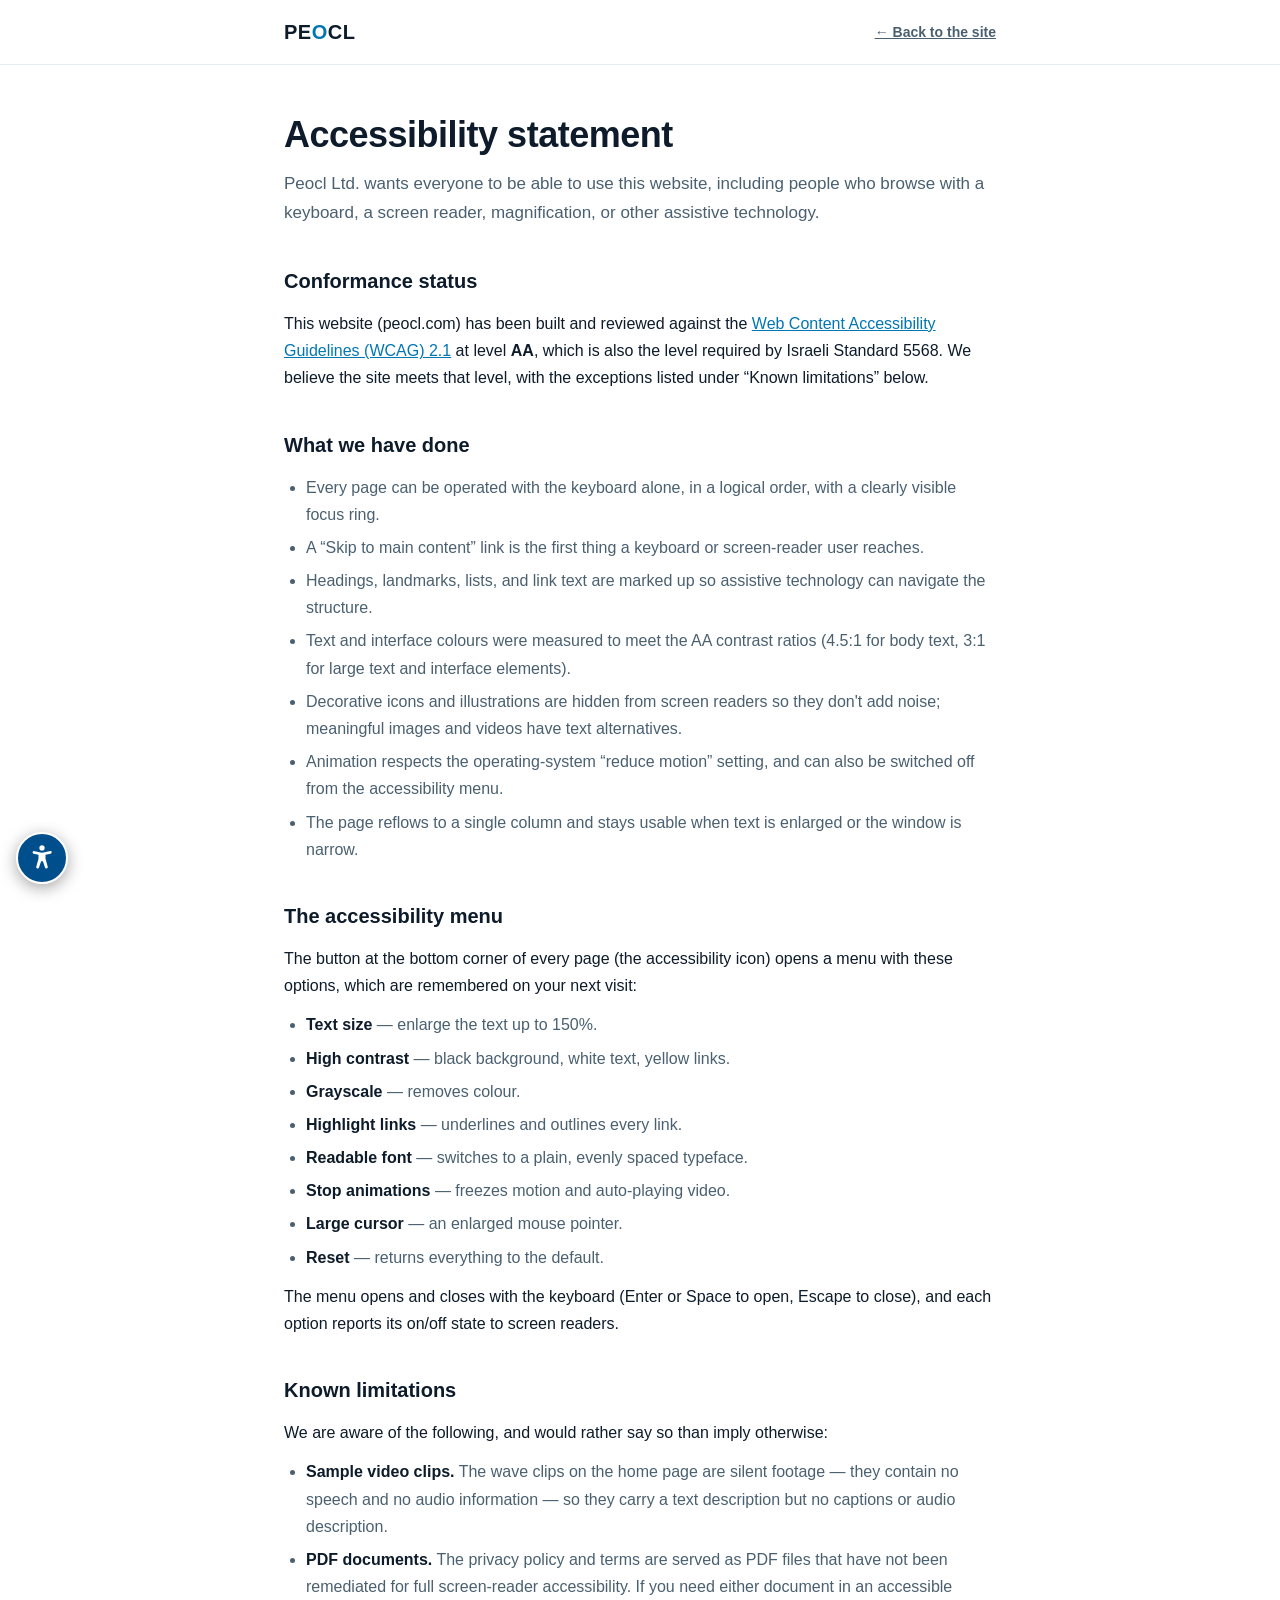
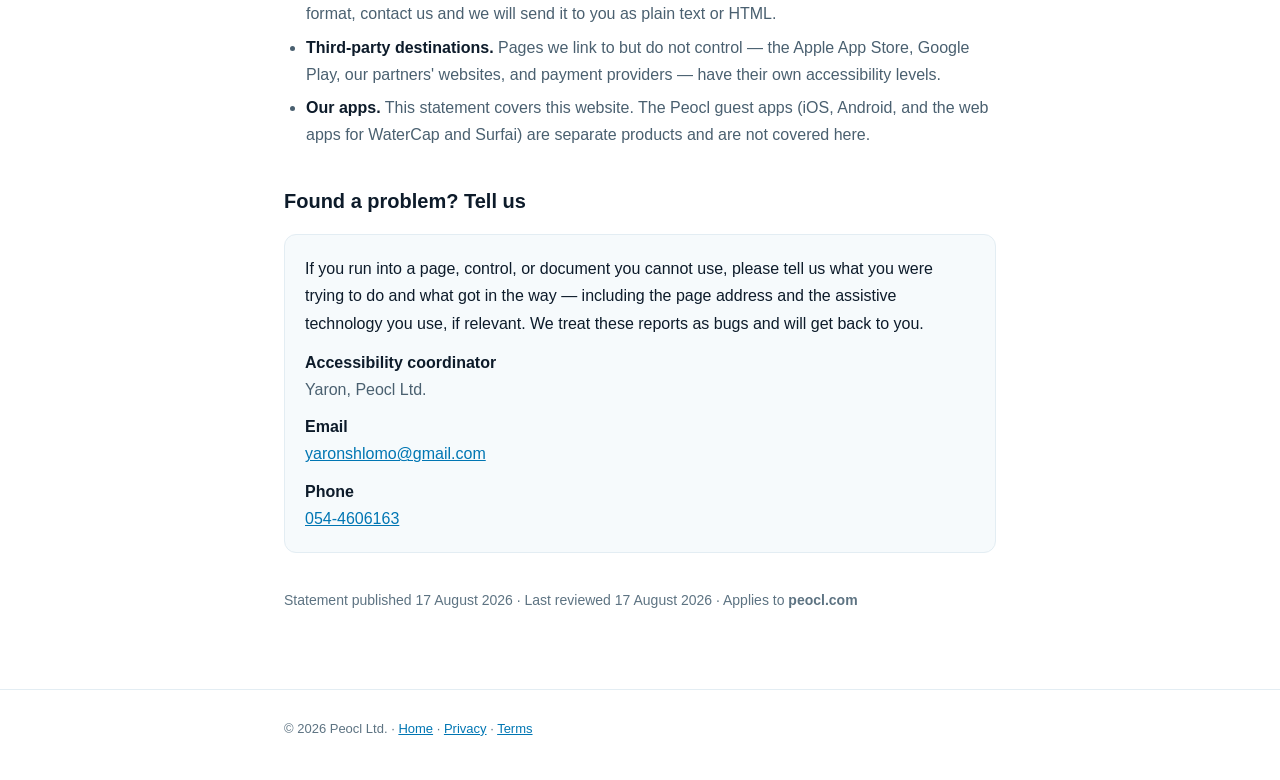
<file: Peocl/accessibility.html>
<!doctype html>
<html lang="en">
<head>
  <meta charset="utf-8">
  <meta name="viewport" content="width=device-width, initial-scale=1.0">
  <title>Accessibility statement — Peocl</title>
  <meta name="description" content="Peocl's accessibility statement: the conformance level of peocl.com, the accessibility features it offers, its known limitations, and how to report an accessibility problem.">
  <link rel="icon" href="data:image/svg+xml,%3Csvg xmlns='http://www.w3.org/2000/svg' viewBox='0 0 100 100'%3E%3Ctext y='.9em' font-size='90'%3E%F0%9F%93%B8%3C/text%3E%3C/svg%3E">
  <link rel="stylesheet" href="a11y.css">
  <script src="a11y.js"></script>
  <style>
    :root {
      --ink: #0d1b2a;
      --ink2: #4a6070;
      --muted: #5d7382;
      --accent: #0095d9;
      --accent-text: #0076b3;
      --accent-dark: #004f8c;
      --line: #e3edf3;
      --bg-soft: #f6fafc;
      --a11y-focus: #004f8c;
      --a11y-accent: #004f8c;
    }
    * { box-sizing: border-box; margin: 0; padding: 0; }
    body {
      font-family: -apple-system, BlinkMacSystemFont, "Segoe UI", Roboto, Arial, sans-serif;
      color: var(--ink);
      background: #fff;
      line-height: 1.7;
      -webkit-font-smoothing: antialiased;
    }
    .container { max-width: 760px; margin: 0 auto; padding: 0 24px; }
    a { color: var(--accent-text); }
    a:hover { text-decoration: underline; }

    header { border-bottom: 1px solid var(--line); }
    .header-inner { display: flex; align-items: center; justify-content: space-between; height: 64px; gap: 16px; }
    .logo { font-size: 20px; font-weight: 800; letter-spacing: 0.5px; color: var(--ink); text-decoration: none; }
    .logo span { color: var(--accent-text); }
    header nav a { color: var(--ink2); font-size: 14px; font-weight: 600; }

    main { padding: 48px 0 64px; }
    h1 { font-size: clamp(26px, 4vw, 36px); line-height: 1.2; letter-spacing: -0.5px; }
    .lede { color: var(--ink2); font-size: 17px; margin-top: 14px; }
    h2 { font-size: 20px; margin: 36px 0 12px; }
    h3 { font-size: 16px; margin: 22px 0 6px; }
    p { margin-bottom: 12px; }
    ul { margin: 0 0 12px 22px; }
    li { margin-bottom: 6px; color: var(--ink2); }
    li strong { color: var(--ink); }
    .box {
      background: var(--bg-soft); border: 1px solid var(--line);
      border-radius: 12px; padding: 20px; margin: 16px 0;
    }
    .box p:last-child { margin-bottom: 0; }
    dl { margin: 0; }
    dt { font-weight: 700; margin-top: 10px; }
    dd { margin: 0 0 0 0; color: var(--ink2); }
    .meta { color: var(--muted); font-size: 14px; margin-top: 36px; }
    footer { border-top: 1px solid var(--line); padding: 28px 0 40px; color: var(--muted); font-size: 13px; }
    footer a { color: var(--accent-text); }

    @media (prefers-reduced-motion: reduce) { html { scroll-behavior: auto; } }
  </style>
</head>
<body>

<a class="a11y-skip" href="#main">Skip to main content</a>

<header>
  <div class="container header-inner">
    <a class="logo" href="index.html">PE<span>O</span>CL</a>
    <nav aria-label="Main">
      <a href="index.html">← Back to the site</a>
    </nav>
  </div>
</header>

<main id="main">
  <div class="container">
    <h1>Accessibility statement</h1>
    <p class="lede">
      Peocl Ltd. wants everyone to be able to use this website, including
      people who browse with a keyboard, a screen reader, magnification, or
      other assistive technology.
    </p>

    <h2>Conformance status</h2>
    <p>
      This website (peocl.com) has been built and reviewed against the
      <a href="https://www.w3.org/TR/WCAG21/" target="_blank" rel="noopener">Web
      Content Accessibility Guidelines (WCAG) 2.1<span class="sr-only"> (opens in a new tab)</span></a>
      at level <strong>AA</strong>, which is also the level required by Israeli
      Standard 5568. We believe the site meets that level, with the exceptions
      listed under “Known limitations” below.
    </p>

    <h2>What we have done</h2>
    <ul>
      <li>Every page can be operated with the keyboard alone, in a logical order, with a clearly visible focus ring.</li>
      <li>A “Skip to main content” link is the first thing a keyboard or screen-reader user reaches.</li>
      <li>Headings, landmarks, lists, and link text are marked up so assistive technology can navigate the structure.</li>
      <li>Text and interface colours were measured to meet the AA contrast ratios (4.5:1 for body text, 3:1 for large text and interface elements).</li>
      <li>Decorative icons and illustrations are hidden from screen readers so they don't add noise; meaningful images and videos have text alternatives.</li>
      <li>Animation respects the operating-system “reduce motion” setting, and can also be switched off from the accessibility menu.</li>
      <li>The page reflows to a single column and stays usable when text is enlarged or the window is narrow.</li>
    </ul>

    <h2>The accessibility menu</h2>
    <p>
      The button at the bottom corner of every page (the accessibility icon)
      opens a menu with these options, which are remembered on your next visit:
    </p>
    <ul>
      <li><strong>Text size</strong> — enlarge the text up to 150%.</li>
      <li><strong>High contrast</strong> — black background, white text, yellow links.</li>
      <li><strong>Grayscale</strong> — removes colour.</li>
      <li><strong>Highlight links</strong> — underlines and outlines every link.</li>
      <li><strong>Readable font</strong> — switches to a plain, evenly spaced typeface.</li>
      <li><strong>Stop animations</strong> — freezes motion and auto-playing video.</li>
      <li><strong>Large cursor</strong> — an enlarged mouse pointer.</li>
      <li><strong>Reset</strong> — returns everything to the default.</li>
    </ul>
    <p>
      The menu opens and closes with the keyboard (Enter or Space to open,
      Escape to close), and each option reports its on/off state to screen
      readers.
    </p>

    <h2>Known limitations</h2>
    <p>We are aware of the following, and would rather say so than imply otherwise:</p>
    <ul>
      <li>
        <strong>Sample video clips.</strong> The wave clips on the home page are
        silent footage — they contain no speech and no audio information — so
        they carry a text description but no captions or audio description.
      </li>
      <li>
        <strong>PDF documents.</strong> The privacy policy and terms are served
        as PDF files that have not been remediated for full screen-reader
        accessibility. If you need either document in an accessible format,
        contact us and we will send it to you as plain text or HTML.
      </li>
      <li>
        <strong>Third-party destinations.</strong> Pages we link to but do not
        control — the Apple App Store, Google Play, our partners' websites, and
        payment providers — have their own accessibility levels.
      </li>
      <li>
        <strong>Our apps.</strong> This statement covers this website. The Peocl
        guest apps (iOS, Android, and the web apps for WaterCap and Surfai) are
        separate products and are not covered here.
      </li>
    </ul>

    <h2>Found a problem? Tell us</h2>
    <div class="box">
      <p>
        If you run into a page, control, or document you cannot use, please tell
        us what you were trying to do and what got in the way — including the
        page address and the assistive technology you use, if relevant. We treat
        these reports as bugs and will get back to you.
      </p>
      <dl>
        <dt>Accessibility coordinator</dt>
        <dd>Yaron, Peocl Ltd.</dd>
        <dt>Email</dt>
        <dd><a href="mailto:yaronshlomo@gmail.com">yaronshlomo@gmail.com</a></dd>
        <dt>Phone</dt>
        <dd><a href="tel:+972544606163">054-4606163</a></dd>
      </dl>
    </div>

    <p class="meta">
      Statement published 17 August 2026 · Last reviewed 17 August 2026 ·
      Applies to <strong>peocl.com</strong>
    </p>
  </div>
</main>

<footer>
  <div class="container">
    © 2026 Peocl Ltd. ·
    <a href="index.html">Home</a> ·
    <a href="https://watercap.peocl.com/legal/watercap-privacy-policy-en.pdf">Privacy</a> ·
    <a href="https://watercap.peocl.com/legal/watercap-terms-en.pdf">Terms</a>
  </div>
</footer>

</body>
</html>
</file>
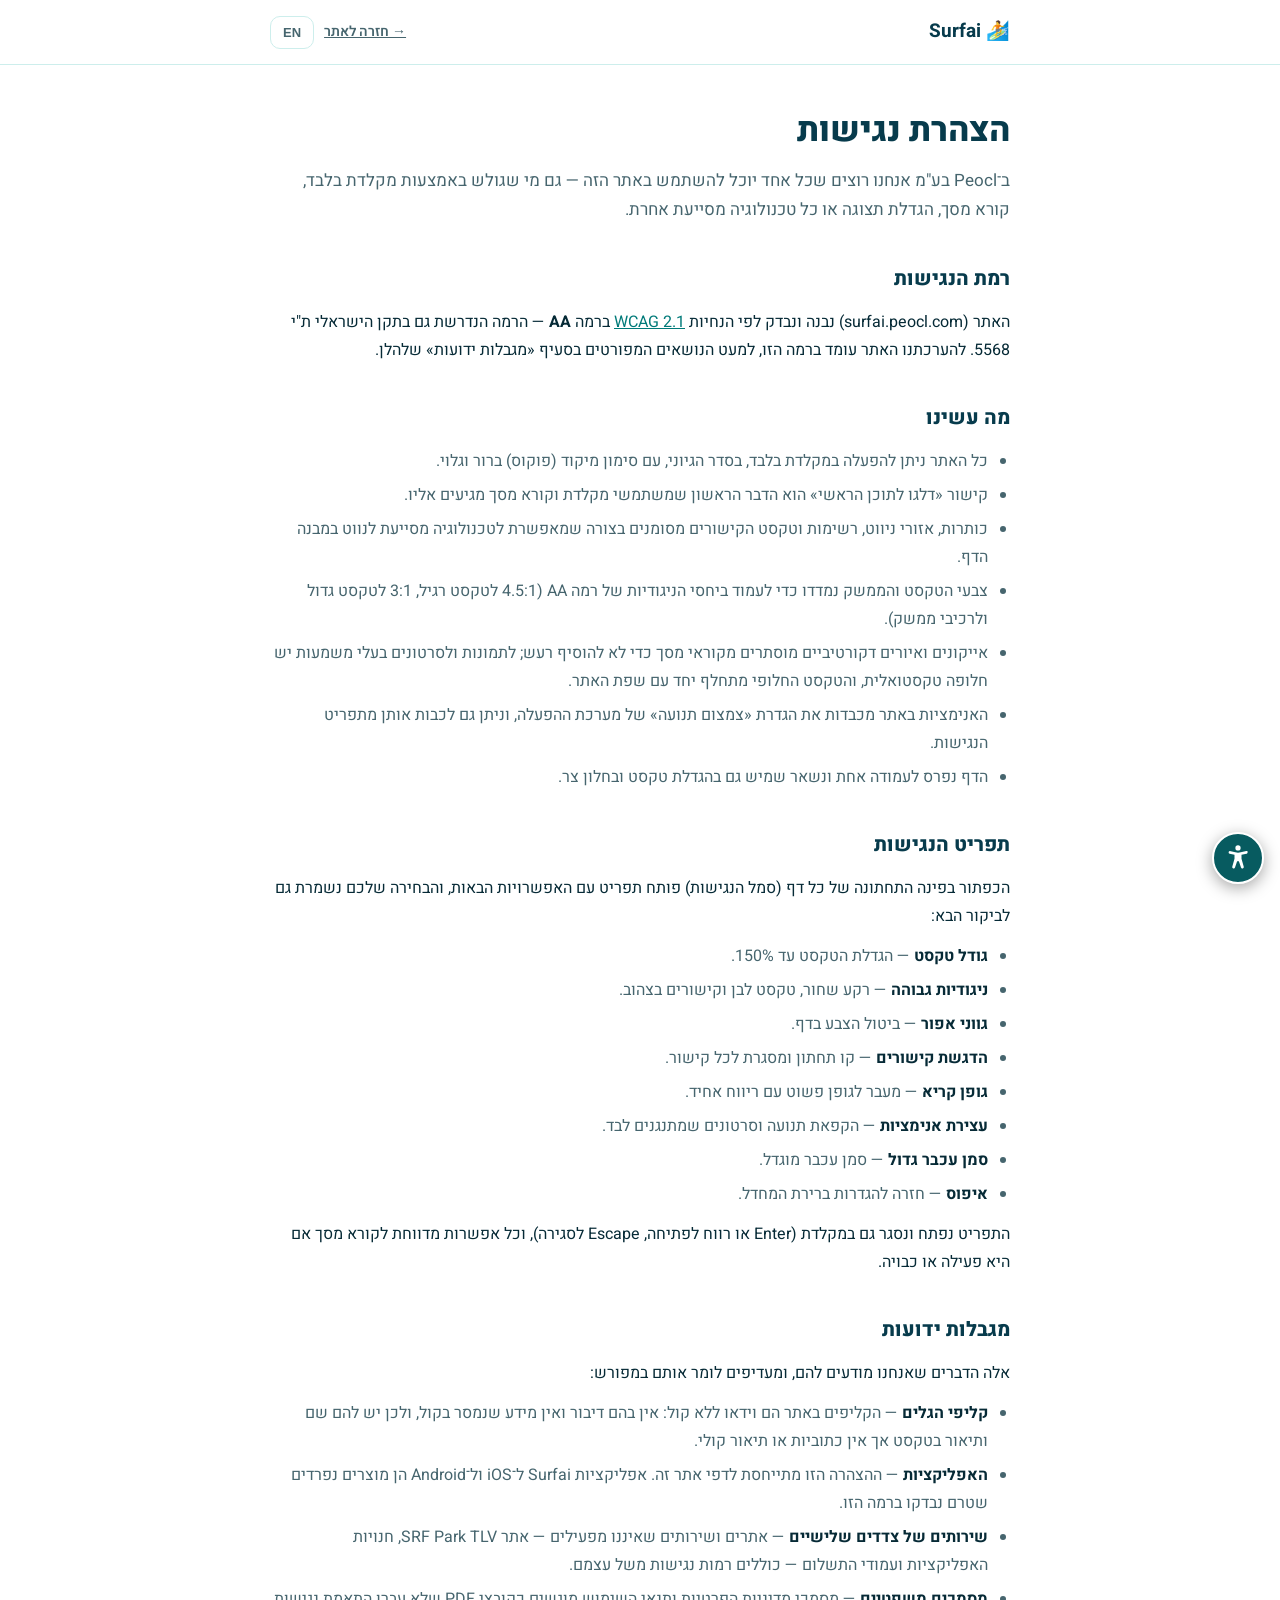
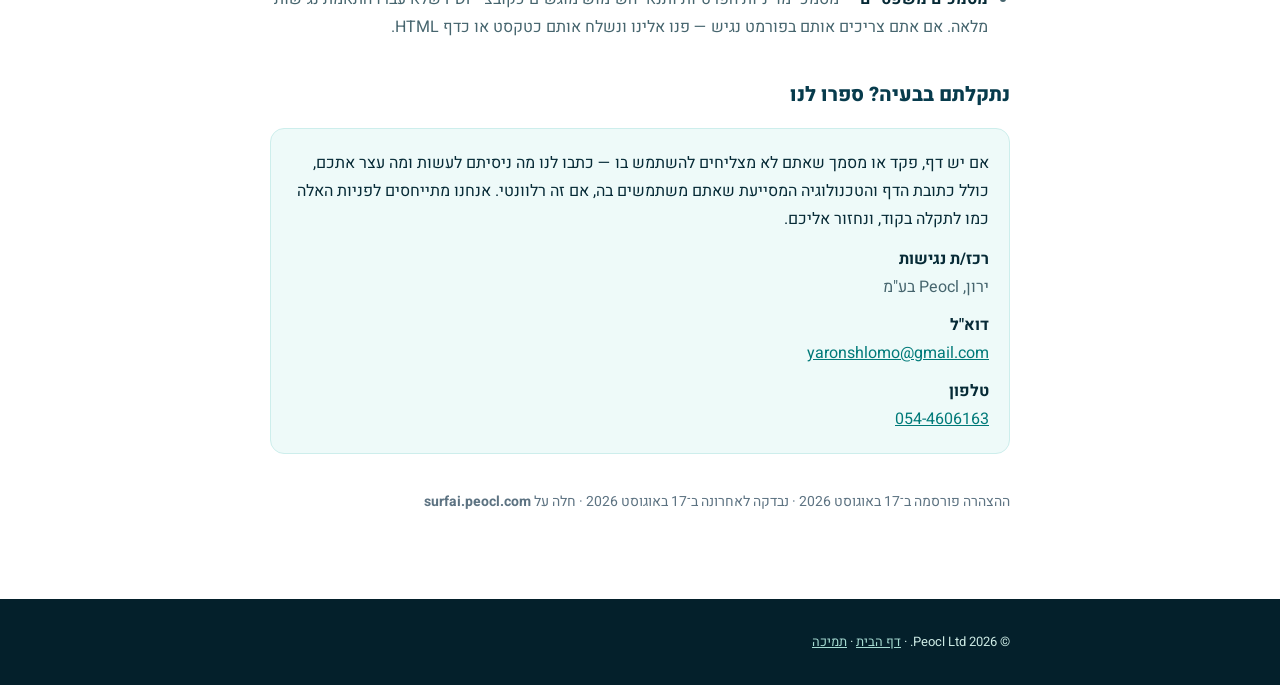
<file: Surfai/accessibility.html>
<!doctype html>
<html lang="he" dir="rtl">
<head>
  <meta charset="utf-8">
  <meta name="viewport" content="width=device-width, initial-scale=1.0">
  <title>הצהרת נגישות — Surfai</title>
  <meta name="description" content="הצהרת הנגישות של Surfai: רמת הנגישות של האתר, אמצעי הנגישות שבו, המגבלות הידועות ואיך לדווח על בעיית נגישות.">
  <link rel="icon" href="data:image/svg+xml,%3Csvg xmlns='http://www.w3.org/2000/svg' viewBox='0 0 100 100'%3E%3Ctext y='.9em' font-size='90'%3E%F0%9F%8F%84%3C/text%3E%3C/svg%3E">
  <link rel="preconnect" href="https://fonts.googleapis.com">
  <link rel="preconnect" href="https://fonts.gstatic.com" crossorigin>
  <link href="https://fonts.googleapis.com/css2?family=Heebo:wght@400;600;700;800&display=swap" rel="stylesheet">
  <link rel="stylesheet" href="a11y.css">
  <script src="a11y.js"></script>
  <style>
:root {
  --teal: #00a8a8;
  --teal-text: #007a79;
  --dark: #073b4c;
  --navy: #062a36;
  --surface: #eefaf9;
  --border: #cdeeec;
  --text2: #46656e;
  --muted: #5d7382;
  --a11y-focus: #073b4c;
  --a11y-accent: #075b60;
}
* { box-sizing: border-box; margin: 0; padding: 0; }
body {
  font-family: "Heebo", -apple-system, BlinkMacSystemFont, "Segoe UI", Roboto, "Arial Hebrew", Arial, sans-serif;
  color: var(--navy);
  background: #fff;
  line-height: 1.75;
  -webkit-font-smoothing: antialiased;
}
body[data-lang="he"] .en { display: none !important; }
body[data-lang="en"] .he { display: none !important; }

.container { max-width: 780px; margin: 0 auto; padding: 0 20px; }
a { color: var(--teal-text); }
a:hover { text-decoration: underline; }

.nav { border-bottom: 1px solid var(--border); }
.nav-inner { display: flex; align-items: center; gap: 16px; height: 64px; }
.logo { font-size: 19px; color: var(--dark); text-decoration: none; font-weight: 700; }
.nav-actions { display: flex; align-items: center; gap: 10px; margin-inline-start: auto; }
.back { color: var(--text2); font-size: 14px; font-weight: 600; }
.lang-btn {
  background: #fff; border: 1.5px solid var(--border); color: var(--text2);
  border-radius: 10px; padding: 8px 12px; font-weight: 700; font-size: 13px; cursor: pointer;
}
.lang-btn:hover { border-color: var(--teal-text); color: var(--teal-text); }

main { padding: 44px 0 64px; }
h1 { font-size: clamp(26px, 4vw, 34px); font-weight: 800; color: var(--dark); line-height: 1.25; }
.lede { color: var(--text2); font-size: 17px; margin-top: 14px; }
h2 { font-size: 20px; font-weight: 800; color: var(--dark); margin: 36px 0 12px; }
p { margin-bottom: 12px; }
ul { margin: 0 0 12px 0; padding-inline-start: 22px; }
li { margin-bottom: 6px; color: var(--text2); }
li strong { color: var(--navy); }
.box {
  background: var(--surface); border: 1px solid var(--border);
  border-radius: 14px; padding: 20px; margin: 16px 0;
}
.box p:last-child { margin-bottom: 0; }
dl { margin: 0; }
dt { font-weight: 700; margin-top: 10px; }
dd { margin: 0; color: var(--text2); }
.meta { color: var(--muted); font-size: 14px; margin-top: 36px; }

.footer { background: #04202b; color: #cdeae4; padding: 32px 0; margin-top: 8px; }
.footer a { color: #a6dbd2; }
.footer p { font-size: 13px; margin: 0; }

@media (prefers-reduced-motion: reduce) { html { scroll-behavior: auto; } }
  </style>
</head>
<body data-lang="he">

<a class="a11y-skip" href="#main">
  <span class="he">דלגו לתוכן הראשי</span><span class="en">Skip to main content</span>
</a>

<header class="nav">
  <div class="container nav-inner">
    <a class="logo" href="index.html" aria-label="Surfai"><span aria-hidden="true">🏄</span> Surfai</a>
    <div class="nav-actions">
      <a class="back" href="index.html">
        <span class="he">→ חזרה לאתר</span><span class="en">← Back to the site</span>
      </a>
      <button id="lang-toggle" class="lang-btn" type="button" lang="en">EN</button>
    </div>
  </div>
</header>

<main id="main">
  <div class="container">
    <h1><span class="he">הצהרת נגישות</span><span class="en">Accessibility statement</span></h1>
    <p class="lede">
      <span class="he">ב־Peocl בע"מ אנחנו רוצים שכל אחד יוכל להשתמש באתר הזה — גם מי שגולש באמצעות מקלדת בלבד, קורא מסך, הגדלת תצוגה או כל טכנולוגיה מסייעת אחרת.</span>
      <span class="en">At Peocl Ltd. we want everyone to be able to use this website — including people who browse with a keyboard alone, a screen reader, magnification, or any other assistive technology.</span>
    </p>

    <h2><span class="he">רמת הנגישות</span><span class="en">Conformance status</span></h2>
    <p>
      <span class="he">האתר (surfai.peocl.com) נבנה ונבדק לפי הנחיות <a href="https://www.w3.org/TR/WCAG21/" target="_blank" rel="noopener">WCAG 2.1<span class="sr-only"> (נפתח בחלון חדש)</span></a> ברמה <strong>AA</strong> — הרמה הנדרשת גם בתקן הישראלי ת"י 5568. להערכתנו האתר עומד ברמה הזו, למעט הנושאים המפורטים בסעיף «מגבלות ידועות» שלהלן.</span>
      <span class="en">This website (surfai.peocl.com) was built and reviewed against the <a href="https://www.w3.org/TR/WCAG21/" target="_blank" rel="noopener">WCAG 2.1<span class="sr-only"> (opens in a new tab)</span></a> guidelines at level <strong>AA</strong> — the level also required by Israeli Standard 5568. We believe the site meets that level, apart from the items listed under “Known limitations” below.</span>
    </p>

    <h2><span class="he">מה עשינו</span><span class="en">What we have done</span></h2>
    <ul>
      <li><span class="he">כל האתר ניתן להפעלה במקלדת בלבד, בסדר הגיוני, עם סימון מיקוד (פוקוס) ברור וגלוי.</span>
        <span class="en">The whole site can be operated with the keyboard alone, in a logical order, with a clearly visible focus indicator.</span></li>
      <li><span class="he">קישור «דלגו לתוכן הראשי» הוא הדבר הראשון שמשתמשי מקלדת וקורא מסך מגיעים אליו.</span>
        <span class="en">A “Skip to main content” link is the first thing keyboard and screen-reader users reach.</span></li>
      <li><span class="he">כותרות, אזורי ניווט, רשימות וטקסט הקישורים מסומנים בצורה שמאפשרת לטכנולוגיה מסייעת לנווט במבנה הדף.</span>
        <span class="en">Headings, landmarks, lists, and link text are marked up so assistive technology can navigate the page structure.</span></li>
      <li><span class="he">צבעי הטקסט והממשק נמדדו כדי לעמוד ביחסי הניגודיות של רמה AA (4.5:1 לטקסט רגיל, 3:1 לטקסט גדול ולרכיבי ממשק).</span>
        <span class="en">Text and interface colours were measured to meet the level AA contrast ratios (4.5:1 for body text, 3:1 for large text and interface components).</span></li>
      <li><span class="he">אייקונים ואיורים דקורטיביים מוסתרים מקוראי מסך כדי לא להוסיף רעש; לתמונות ולסרטונים בעלי משמעות יש חלופה טקסטואלית, והטקסט החלופי מתחלף יחד עם שפת האתר.</span>
        <span class="en">Decorative icons and illustrations are hidden from screen readers so they don't add noise; meaningful images and videos have text alternatives, and that alternative text switches with the site language.</span></li>
      <li><span class="he">האנימציות באתר מכבדות את הגדרת «צמצום תנועה» של מערכת ההפעלה, וניתן גם לכבות אותן מתפריט הנגישות.</span>
        <span class="en">Animation respects the operating system's “reduce motion” setting, and can also be switched off from the accessibility menu.</span></li>
      <li><span class="he">הדף נפרס לעמודה אחת ונשאר שמיש גם בהגדלת טקסט ובחלון צר.</span>
        <span class="en">The page reflows to a single column and stays usable when text is enlarged or the window is narrow.</span></li>
    </ul>

    <h2><span class="he">תפריט הנגישות</span><span class="en">The accessibility menu</span></h2>
    <p>
      <span class="he">הכפתור בפינה התחתונה של כל דף (סמל הנגישות) פותח תפריט עם האפשרויות הבאות, והבחירה שלכם נשמרת גם לביקור הבא:</span>
      <span class="en">The button in the bottom corner of every page (the accessibility icon) opens a menu with the following options, and your choice is remembered on your next visit:</span>
    </p>
    <ul>
      <li><strong><span class="he">גודל טקסט</span><span class="en">Text size</span></strong> —
        <span class="he">הגדלת הטקסט עד 150%.</span><span class="en">enlarge the text up to 150%.</span></li>
      <li><strong><span class="he">ניגודיות גבוהה</span><span class="en">High contrast</span></strong> —
        <span class="he">רקע שחור, טקסט לבן וקישורים בצהוב.</span><span class="en">black background, white text, yellow links.</span></li>
      <li><strong><span class="he">גווני אפור</span><span class="en">Grayscale</span></strong> —
        <span class="he">ביטול הצבע בדף.</span><span class="en">removes colour from the page.</span></li>
      <li><strong><span class="he">הדגשת קישורים</span><span class="en">Highlight links</span></strong> —
        <span class="he">קו תחתון ומסגרת לכל קישור.</span><span class="en">underlines and outlines every link.</span></li>
      <li><strong><span class="he">גופן קריא</span><span class="en">Readable font</span></strong> —
        <span class="he">מעבר לגופן פשוט עם ריווח אחיד.</span><span class="en">switches to a plain, evenly spaced typeface.</span></li>
      <li><strong><span class="he">עצירת אנימציות</span><span class="en">Stop animations</span></strong> —
        <span class="he">הקפאת תנועה וסרטונים שמתנגנים לבד.</span><span class="en">freezes motion and auto-playing video.</span></li>
      <li><strong><span class="he">סמן עכבר גדול</span><span class="en">Large cursor</span></strong> —
        <span class="he">סמן עכבר מוגדל.</span><span class="en">an enlarged mouse pointer.</span></li>
      <li><strong><span class="he">איפוס</span><span class="en">Reset</span></strong> —
        <span class="he">חזרה להגדרות ברירת המחדל.</span><span class="en">returns everything to the default.</span></li>
    </ul>
    <p>
      <span class="he">התפריט נפתח ונסגר גם במקלדת (Enter או רווח לפתיחה, Escape לסגירה), וכל אפשרות מדווחת לקורא מסך אם היא פעילה או כבויה.</span>
      <span class="en">The menu opens and closes with the keyboard too (Enter or Space to open, Escape to close), and every option reports its on/off state to screen readers.</span>
    </p>

    <h2><span class="he">מגבלות ידועות</span><span class="en">Known limitations</span></h2>
    <p>
      <span class="he">אלה הדברים שאנחנו מודעים להם, ומעדיפים לומר אותם במפורש:</span>
      <span class="en">We are aware of the following, and would rather say so than imply otherwise:</span>
    </p>
    <ul>
      <li>
        <strong><span class="he">קליפי הגלים</span><span class="en">The wave clips</span></strong> —
        <span class="he">הקליפים באתר הם וידאו ללא קול: אין בהם דיבור ואין מידע שנמסר בקול, ולכן יש להם שם ותיאור בטקסט אך אין כתוביות או תיאור קולי.</span>
        <span class="en">The clips on this site are silent video: no speech and no information conveyed by sound, so they have a text name and description but no captions or audio description.</span>
      </li>
      <li>
        <strong><span class="he">האפליקציות</span><span class="en">The apps</span></strong> —
        <span class="he">ההצהרה הזו מתייחסת לדפי אתר זה. אפליקציות Surfai ל־iOS ול־Android הן מוצרים נפרדים שטרם נבדקו ברמה הזו.</span>
        <span class="en">This statement covers the pages of this website. The Surfai apps for iOS and Android are separate products and have not yet been reviewed to this level.</span>
      </li>
      <li>
        <strong><span class="he">שירותים של צדדים שלישיים</span><span class="en">Third-party services</span></strong> —
        <span class="he">אתרים ושירותים שאיננו מפעילים — אתר SRF Park TLV, חנויות האפליקציות ועמודי התשלום — כוללים רמות נגישות משל עצמם.</span>
        <span class="en">Sites and services we do not operate — the SRF Park TLV website, the app stores, and payment pages — have their own accessibility levels.</span>
      </li>
      <li>
        <strong><span class="he">מסמכים משפטיים</span><span class="en">Legal documents</span></strong> —
        <span class="he">מסמכי מדיניות הפרטיות ותנאי השימוש מוגשים כקובצי PDF שלא עברו התאמת נגישות מלאה. אם אתם צריכים אותם בפורמט נגיש — פנו אלינו ונשלח אותם כטקסט או כדף HTML.</span>
        <span class="en">Our privacy policy and terms are served as PDF files that have not been remediated for full screen-reader accessibility. If you need them in an accessible format, contact us and we will send them as plain text or an HTML page.</span>
      </li>
    </ul>

    <h2><span class="he">נתקלתם בבעיה? ספרו לנו</span><span class="en">Found a problem? Tell us</span></h2>
    <div class="box">
      <p>
        <span class="he">אם יש דף, פקד או מסמך שאתם לא מצליחים להשתמש בו — כתבו לנו מה ניסיתם לעשות ומה עצר אתכם, כולל כתובת הדף והטכנולוגיה המסייעת שאתם משתמשים בה, אם זה רלוונטי. אנחנו מתייחסים לפניות האלה כמו לתקלה בקוד, ונחזור אליכם.</span>
        <span class="en">If there's a page, control, or document you can't use, tell us what you were trying to do and what stopped you — including the page address and the assistive technology you use, if relevant. We treat these reports like bugs, and we will get back to you.</span>
      </p>
      <dl>
        <dt><span class="he">רכז/ת נגישות</span><span class="en">Accessibility coordinator</span></dt>
        <dd><span class="he">ירון, Peocl בע"מ</span><span class="en">Yaron, Peocl Ltd.</span></dd>
        <dt><span class="he">דוא"ל</span><span class="en">Email</span></dt>
        <!-- dir="ltr" so the address doesn't reorder inside the RTL page. -->
        <dd><a href="mailto:yaronshlomo@gmail.com" dir="ltr">yaronshlomo@gmail.com</a></dd>
        <dt><span class="he">טלפון</span><span class="en">Phone</span></dt>
        <!-- dir="ltr" so the number doesn't reorder inside the RTL page. -->
        <dd><a href="tel:+972544606163" dir="ltr">054-4606163</a></dd>
      </dl>
    </div>

    <p class="meta">
      <span class="he">ההצהרה פורסמה ב־17 באוגוסט 2026 · נבדקה לאחרונה ב־17 באוגוסט 2026 · חלה על <strong>surfai.peocl.com</strong></span>
      <span class="en">Statement published 17 August 2026 · Last reviewed 17 August 2026 · Applies to <strong>surfai.peocl.com</strong></span>
    </p>
  </div>
</main>

<footer class="footer">
  <div class="container">
    <p>
      © 2026 Peocl Ltd. ·
      <a href="index.html"><span class="he">דף הבית</span><span class="en">Home</span></a> ·
      <a href="mailto:support@peocl.com"><span class="he">תמיכה</span><span class="en">Support</span></a>
    </p>
  </div>
</footer>

<script>
// Same Hebrew/English toggle as the home page, so the choice carries across.
(function () {
  const btn = document.getElementById('lang-toggle')

  const LABELS = {
    he: { toggle: 'Switch the site to English' },
    en: { toggle: 'החלפת שפת האתר לעברית' },
  }

  function apply(lang) {
    document.body.dataset.lang = lang
    document.documentElement.lang = lang
    document.documentElement.dir = lang === 'he' ? 'rtl' : 'ltr'
    btn.textContent = lang === 'he' ? 'EN' : 'עב'
    btn.lang = lang === 'he' ? 'en' : 'he'
    btn.setAttribute('aria-label', LABELS[lang].toggle)
    document.title = lang === 'he'
      ? 'הצהרת נגישות — Surfai'
      : 'Accessibility statement — Surfai'
    try { localStorage.setItem('surfai.lang', lang) } catch { /* private mode */ }
  }

  let lang = 'he'
  try { lang = localStorage.getItem('surfai.lang') || 'he' } catch { /* private mode */ }
  apply(lang)

  btn.addEventListener('click', () => {
    apply(document.body.dataset.lang === 'he' ? 'en' : 'he')
  })
})()
</script>
</body>
</html>
</file>
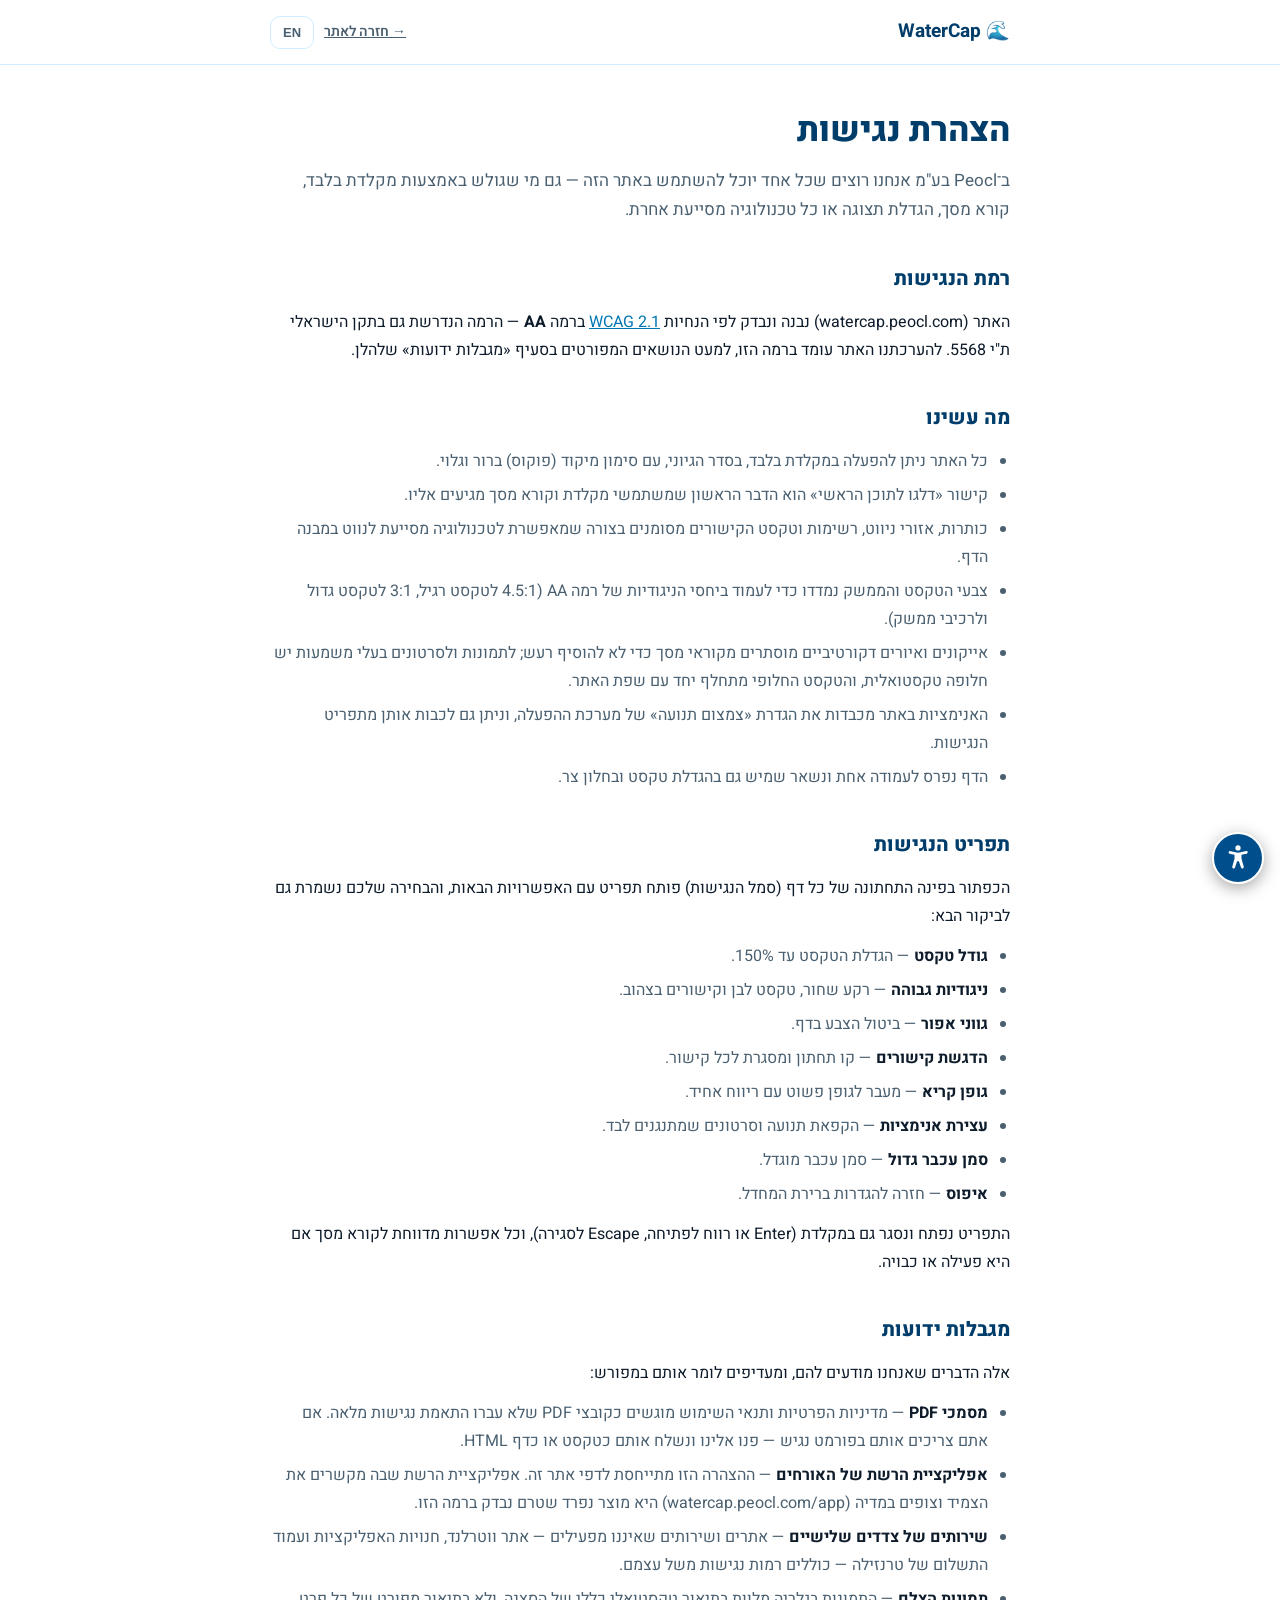
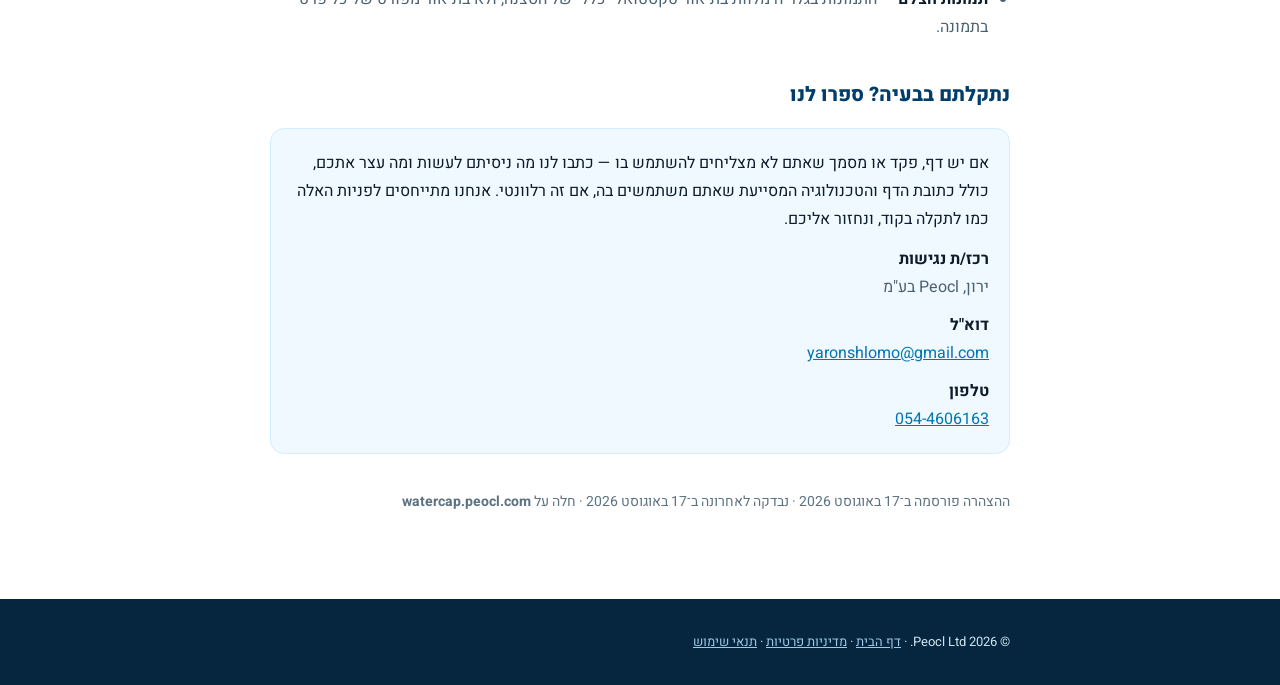
<file: WaterCap/accessibility.html>
<!doctype html>
<html lang="he" dir="rtl">
<head>
  <meta charset="utf-8">
  <meta name="viewport" content="width=device-width, initial-scale=1.0">
  <title>הצהרת נגישות — WaterCap</title>
  <meta name="description" content="הצהרת הנגישות של WaterCap: רמת הנגישות של האתר, אמצעי הנגישות שבו, המגבלות הידועות ואיך לדווח על בעיית נגישות.">
  <link rel="icon" href="data:image/svg+xml,%3Csvg xmlns='http://www.w3.org/2000/svg' viewBox='0 0 100 100'%3E%3Ctext y='.9em' font-size='90'%3E%F0%9F%8C%8A%3C/text%3E%3C/svg%3E">
  <link rel="preconnect" href="https://fonts.googleapis.com">
  <link rel="preconnect" href="https://fonts.gstatic.com" crossorigin>
  <link href="https://fonts.googleapis.com/css2?family=Heebo:wght@400;600;700;800&display=swap" rel="stylesheet">
  <link rel="stylesheet" href="a11y.css">
  <script src="a11y.js"></script>
  <style>
:root {
  --blue: #0095d9;
  --blue-text: #0076b3;
  --dark: #003d6b;
  --navy: #0d1b2a;
  --surface: #eff9ff;
  --border: #d0eeff;
  --text2: #4a6070;
  --muted: #5d7382;
  --a11y-focus: #003d6b;
  --a11y-accent: #004f8c;
}
* { box-sizing: border-box; margin: 0; padding: 0; }
body {
  font-family: "Heebo", -apple-system, BlinkMacSystemFont, "Segoe UI", Roboto, "Arial Hebrew", Arial, sans-serif;
  color: var(--navy);
  background: #fff;
  line-height: 1.75;
  -webkit-font-smoothing: antialiased;
}
body[data-lang="he"] .en { display: none !important; }
body[data-lang="en"] .he { display: none !important; }

.container { max-width: 780px; margin: 0 auto; padding: 0 20px; }
a { color: var(--blue-text); }
a:hover { text-decoration: underline; }

.nav { border-bottom: 1px solid var(--border); }
.nav-inner { display: flex; align-items: center; gap: 16px; height: 64px; }
.logo { font-size: 19px; color: var(--dark); text-decoration: none; font-weight: 700; }
.nav-actions { display: flex; align-items: center; gap: 10px; margin-inline-start: auto; }
.back { color: var(--text2); font-size: 14px; font-weight: 600; }
.lang-btn {
  background: #fff; border: 1.5px solid var(--border); color: var(--text2);
  border-radius: 10px; padding: 8px 12px; font-weight: 700; font-size: 13px; cursor: pointer;
}
.lang-btn:hover { border-color: var(--blue-text); color: var(--blue-text); }

main { padding: 44px 0 64px; }
h1 { font-size: clamp(26px, 4vw, 34px); font-weight: 800; color: var(--dark); line-height: 1.25; }
.lede { color: var(--text2); font-size: 17px; margin-top: 14px; }
h2 { font-size: 20px; font-weight: 800; color: var(--dark); margin: 36px 0 12px; }
p { margin-bottom: 12px; }
ul { margin: 0 0 12px 0; padding-inline-start: 22px; }
li { margin-bottom: 6px; color: var(--text2); }
li strong { color: var(--navy); }
.box {
  background: var(--surface); border: 1px solid var(--border);
  border-radius: 14px; padding: 20px; margin: 16px 0;
}
.box p:last-child { margin-bottom: 0; }
dl { margin: 0; }
dt { font-weight: 700; margin-top: 10px; }
dd { margin: 0; color: var(--text2); }
.meta { color: var(--muted); font-size: 14px; margin-top: 36px; }

.footer { background: #06263f; color: #cfe4f2; padding: 32px 0; margin-top: 8px; }
.footer a { color: #9fc9e4; }
.footer p { font-size: 13px; margin: 0; }

@media (prefers-reduced-motion: reduce) { html { scroll-behavior: auto; } }
  </style>
</head>
<body data-lang="he">

<a class="a11y-skip" href="#main">
  <span class="he">דלגו לתוכן הראשי</span><span class="en">Skip to main content</span>
</a>

<header class="nav">
  <div class="container nav-inner">
    <a class="logo" href="index.html" aria-label="WaterCap"><span aria-hidden="true">🌊</span> WaterCap</a>
    <div class="nav-actions">
      <a class="back" href="index.html">
        <span class="he">→ חזרה לאתר</span><span class="en">← Back to the site</span>
      </a>
      <button id="lang-toggle" class="lang-btn" type="button" lang="en">EN</button>
    </div>
  </div>
</header>

<main id="main">
  <div class="container">
    <h1><span class="he">הצהרת נגישות</span><span class="en">Accessibility statement</span></h1>
    <p class="lede">
      <span class="he">ב־Peocl בע"מ אנחנו רוצים שכל אחד יוכל להשתמש באתר הזה — גם מי שגולש באמצעות מקלדת בלבד, קורא מסך, הגדלת תצוגה או כל טכנולוגיה מסייעת אחרת.</span>
      <span class="en">At Peocl Ltd. we want everyone to be able to use this website — including people who browse with a keyboard alone, a screen reader, magnification, or any other assistive technology.</span>
    </p>

    <h2><span class="he">רמת הנגישות</span><span class="en">Conformance status</span></h2>
    <p>
      <span class="he">האתר (watercap.peocl.com) נבנה ונבדק לפי הנחיות <a href="https://www.w3.org/TR/WCAG21/" target="_blank" rel="noopener">WCAG 2.1<span class="sr-only"> (נפתח בחלון חדש)</span></a> ברמה <strong>AA</strong> — הרמה הנדרשת גם בתקן הישראלי ת"י 5568. להערכתנו האתר עומד ברמה הזו, למעט הנושאים המפורטים בסעיף «מגבלות ידועות» שלהלן.</span>
      <span class="en">This website (watercap.peocl.com) was built and reviewed against the <a href="https://www.w3.org/TR/WCAG21/" target="_blank" rel="noopener">WCAG 2.1<span class="sr-only"> (opens in a new tab)</span></a> guidelines at level <strong>AA</strong> — the level also required by Israeli Standard 5568. We believe the site meets that level, apart from the items listed under “Known limitations” below.</span>
    </p>

    <h2><span class="he">מה עשינו</span><span class="en">What we have done</span></h2>
    <ul>
      <li><span class="he">כל האתר ניתן להפעלה במקלדת בלבד, בסדר הגיוני, עם סימון מיקוד (פוקוס) ברור וגלוי.</span>
        <span class="en">The whole site can be operated with the keyboard alone, in a logical order, with a clearly visible focus indicator.</span></li>
      <li><span class="he">קישור «דלגו לתוכן הראשי» הוא הדבר הראשון שמשתמשי מקלדת וקורא מסך מגיעים אליו.</span>
        <span class="en">A “Skip to main content” link is the first thing keyboard and screen-reader users reach.</span></li>
      <li><span class="he">כותרות, אזורי ניווט, רשימות וטקסט הקישורים מסומנים בצורה שמאפשרת לטכנולוגיה מסייעת לנווט במבנה הדף.</span>
        <span class="en">Headings, landmarks, lists, and link text are marked up so assistive technology can navigate the page structure.</span></li>
      <li><span class="he">צבעי הטקסט והממשק נמדדו כדי לעמוד ביחסי הניגודיות של רמה AA (4.5:1 לטקסט רגיל, 3:1 לטקסט גדול ולרכיבי ממשק).</span>
        <span class="en">Text and interface colours were measured to meet the level AA contrast ratios (4.5:1 for body text, 3:1 for large text and interface components).</span></li>
      <li><span class="he">אייקונים ואיורים דקורטיביים מוסתרים מקוראי מסך כדי לא להוסיף רעש; לתמונות ולסרטונים בעלי משמעות יש חלופה טקסטואלית, והטקסט החלופי מתחלף יחד עם שפת האתר.</span>
        <span class="en">Decorative icons and illustrations are hidden from screen readers so they don't add noise; meaningful images and videos have text alternatives, and that alternative text switches with the site language.</span></li>
      <li><span class="he">האנימציות באתר מכבדות את הגדרת «צמצום תנועה» של מערכת ההפעלה, וניתן גם לכבות אותן מתפריט הנגישות.</span>
        <span class="en">Animation respects the operating system's “reduce motion” setting, and can also be switched off from the accessibility menu.</span></li>
      <li><span class="he">הדף נפרס לעמודה אחת ונשאר שמיש גם בהגדלת טקסט ובחלון צר.</span>
        <span class="en">The page reflows to a single column and stays usable when text is enlarged or the window is narrow.</span></li>
    </ul>

    <h2><span class="he">תפריט הנגישות</span><span class="en">The accessibility menu</span></h2>
    <p>
      <span class="he">הכפתור בפינה התחתונה של כל דף (סמל הנגישות) פותח תפריט עם האפשרויות הבאות, והבחירה שלכם נשמרת גם לביקור הבא:</span>
      <span class="en">The button in the bottom corner of every page (the accessibility icon) opens a menu with the following options, and your choice is remembered on your next visit:</span>
    </p>
    <ul>
      <li><strong><span class="he">גודל טקסט</span><span class="en">Text size</span></strong> —
        <span class="he">הגדלת הטקסט עד 150%.</span><span class="en">enlarge the text up to 150%.</span></li>
      <li><strong><span class="he">ניגודיות גבוהה</span><span class="en">High contrast</span></strong> —
        <span class="he">רקע שחור, טקסט לבן וקישורים בצהוב.</span><span class="en">black background, white text, yellow links.</span></li>
      <li><strong><span class="he">גווני אפור</span><span class="en">Grayscale</span></strong> —
        <span class="he">ביטול הצבע בדף.</span><span class="en">removes colour from the page.</span></li>
      <li><strong><span class="he">הדגשת קישורים</span><span class="en">Highlight links</span></strong> —
        <span class="he">קו תחתון ומסגרת לכל קישור.</span><span class="en">underlines and outlines every link.</span></li>
      <li><strong><span class="he">גופן קריא</span><span class="en">Readable font</span></strong> —
        <span class="he">מעבר לגופן פשוט עם ריווח אחיד.</span><span class="en">switches to a plain, evenly spaced typeface.</span></li>
      <li><strong><span class="he">עצירת אנימציות</span><span class="en">Stop animations</span></strong> —
        <span class="he">הקפאת תנועה וסרטונים שמתנגנים לבד.</span><span class="en">freezes motion and auto-playing video.</span></li>
      <li><strong><span class="he">סמן עכבר גדול</span><span class="en">Large cursor</span></strong> —
        <span class="he">סמן עכבר מוגדל.</span><span class="en">an enlarged mouse pointer.</span></li>
      <li><strong><span class="he">איפוס</span><span class="en">Reset</span></strong> —
        <span class="he">חזרה להגדרות ברירת המחדל.</span><span class="en">returns everything to the default.</span></li>
    </ul>
    <p>
      <span class="he">התפריט נפתח ונסגר גם במקלדת (Enter או רווח לפתיחה, Escape לסגירה), וכל אפשרות מדווחת לקורא מסך אם היא פעילה או כבויה.</span>
      <span class="en">The menu opens and closes with the keyboard too (Enter or Space to open, Escape to close), and every option reports its on/off state to screen readers.</span>
    </p>

    <h2><span class="he">מגבלות ידועות</span><span class="en">Known limitations</span></h2>
    <p>
      <span class="he">אלה הדברים שאנחנו מודעים להם, ומעדיפים לומר אותם במפורש:</span>
      <span class="en">We are aware of the following, and would rather say so than imply otherwise:</span>
    </p>
    <ul>
      <li>
        <strong><span class="he">מסמכי PDF</span><span class="en">PDF documents</span></strong> —
        <span class="he">מדיניות הפרטיות ותנאי השימוש מוגשים כקובצי PDF שלא עברו התאמת נגישות מלאה. אם אתם צריכים אותם בפורמט נגיש — פנו אלינו ונשלח אותם כטקסט או כדף HTML.</span>
        <span class="en">The privacy policy and terms are served as PDF files that have not been remediated for full screen-reader accessibility. If you need them in an accessible format, contact us and we will send them as plain text or an HTML page.</span>
      </li>
      <li>
        <strong><span class="he">אפליקציית הרשת של האורחים</span><span class="en">The guest web app</span></strong> —
        <span class="he">ההצהרה הזו מתייחסת לדפי אתר זה. אפליקציית הרשת שבה מקשרים את הצמיד וצופים במדיה (watercap.peocl.com/app) היא מוצר נפרד שטרם נבדק ברמה הזו.</span>
        <span class="en">This statement covers the pages of this website. The web app where you link your wristband and watch your media (watercap.peocl.com/app) is a separate product and has not yet been reviewed to this level.</span>
      </li>
      <li>
        <strong><span class="he">שירותים של צדדים שלישיים</span><span class="en">Third-party services</span></strong> —
        <span class="he">אתרים ושירותים שאיננו מפעילים — אתר ווטרלנד, חנויות האפליקציות ועמוד התשלום של טרנזילה — כוללים רמות נגישות משל עצמם.</span>
        <span class="en">Sites and services we do not operate — the Waterland website, the app stores, and Tranzila's payment page — have their own accessibility levels.</span>
      </li>
      <li>
        <strong><span class="he">תמונות הצלם</span><span class="en">Photographer images</span></strong> —
        <span class="he">התמונות בגלריה מלוות בתיאור טקסטואלי כללי של הסצנה, ולא בתיאור מפורט של כל פרט בתמונה.</span>
        <span class="en">The gallery photos carry a general text description of the scene rather than a detailed description of every element in the image.</span>
      </li>
    </ul>

    <h2><span class="he">נתקלתם בבעיה? ספרו לנו</span><span class="en">Found a problem? Tell us</span></h2>
    <div class="box">
      <p>
        <span class="he">אם יש דף, פקד או מסמך שאתם לא מצליחים להשתמש בו — כתבו לנו מה ניסיתם לעשות ומה עצר אתכם, כולל כתובת הדף והטכנולוגיה המסייעת שאתם משתמשים בה, אם זה רלוונטי. אנחנו מתייחסים לפניות האלה כמו לתקלה בקוד, ונחזור אליכם.</span>
        <span class="en">If there's a page, control, or document you can't use, tell us what you were trying to do and what stopped you — including the page address and the assistive technology you use, if relevant. We treat these reports like bugs, and we will get back to you.</span>
      </p>
      <dl>
        <dt><span class="he">רכז/ת נגישות</span><span class="en">Accessibility coordinator</span></dt>
        <dd><span class="he">ירון, Peocl בע"מ</span><span class="en">Yaron, Peocl Ltd.</span></dd>
        <dt><span class="he">דוא"ל</span><span class="en">Email</span></dt>
        <!-- dir="ltr" so the address doesn't reorder inside the RTL page. -->
        <dd><a href="mailto:yaronshlomo@gmail.com" dir="ltr">yaronshlomo@gmail.com</a></dd>
        <dt><span class="he">טלפון</span><span class="en">Phone</span></dt>
        <!-- dir="ltr" so the number doesn't reorder inside the RTL page. -->
        <dd><a href="tel:+972544606163" dir="ltr">054-4606163</a></dd>
      </dl>
    </div>

    <p class="meta">
      <span class="he">ההצהרה פורסמה ב־17 באוגוסט 2026 · נבדקה לאחרונה ב־17 באוגוסט 2026 · חלה על <strong>watercap.peocl.com</strong></span>
      <span class="en">Statement published 17 August 2026 · Last reviewed 17 August 2026 · Applies to <strong>watercap.peocl.com</strong></span>
    </p>
  </div>
</main>

<footer class="footer">
  <div class="container">
    <p>
      © 2026 Peocl Ltd. ·
      <a href="index.html"><span class="he">דף הבית</span><span class="en">Home</span></a> ·
      <a href="/legal/watercap-privacy-policy-he.pdf"><span class="he">מדיניות פרטיות</span><span class="en">Privacy Policy (HE)</span><span class="sr-only"> (PDF)</span></a> ·
      <a href="/legal/watercap-terms-he.pdf"><span class="he">תנאי שימוש</span><span class="en">Terms (HE)</span><span class="sr-only"> (PDF)</span></a>
    </p>
  </div>
</footer>

<script>
// Same Hebrew/English toggle as the home page, so the choice carries across.
(function () {
  const btn = document.getElementById('lang-toggle')

  const LABELS = {
    he: { toggle: 'Switch the site to English' },
    en: { toggle: 'החלפת שפת האתר לעברית' },
  }

  function apply(lang) {
    document.body.dataset.lang = lang
    document.documentElement.lang = lang
    document.documentElement.dir = lang === 'he' ? 'rtl' : 'ltr'
    btn.textContent = lang === 'he' ? 'EN' : 'עב'
    btn.lang = lang === 'he' ? 'en' : 'he'
    btn.setAttribute('aria-label', LABELS[lang].toggle)
    document.title = lang === 'he'
      ? 'הצהרת נגישות — WaterCap'
      : 'Accessibility statement — WaterCap'
    try { localStorage.setItem('watercap.lang', lang) } catch { /* private mode */ }
  }

  let lang = 'he'
  try { lang = localStorage.getItem('watercap.lang') || 'he' } catch { /* private mode */ }
  apply(lang)

  btn.addEventListener('click', () => {
    apply(document.body.dataset.lang === 'he' ? 'en' : 'he')
  })
})()
</script>
</body>
</html>
</file>
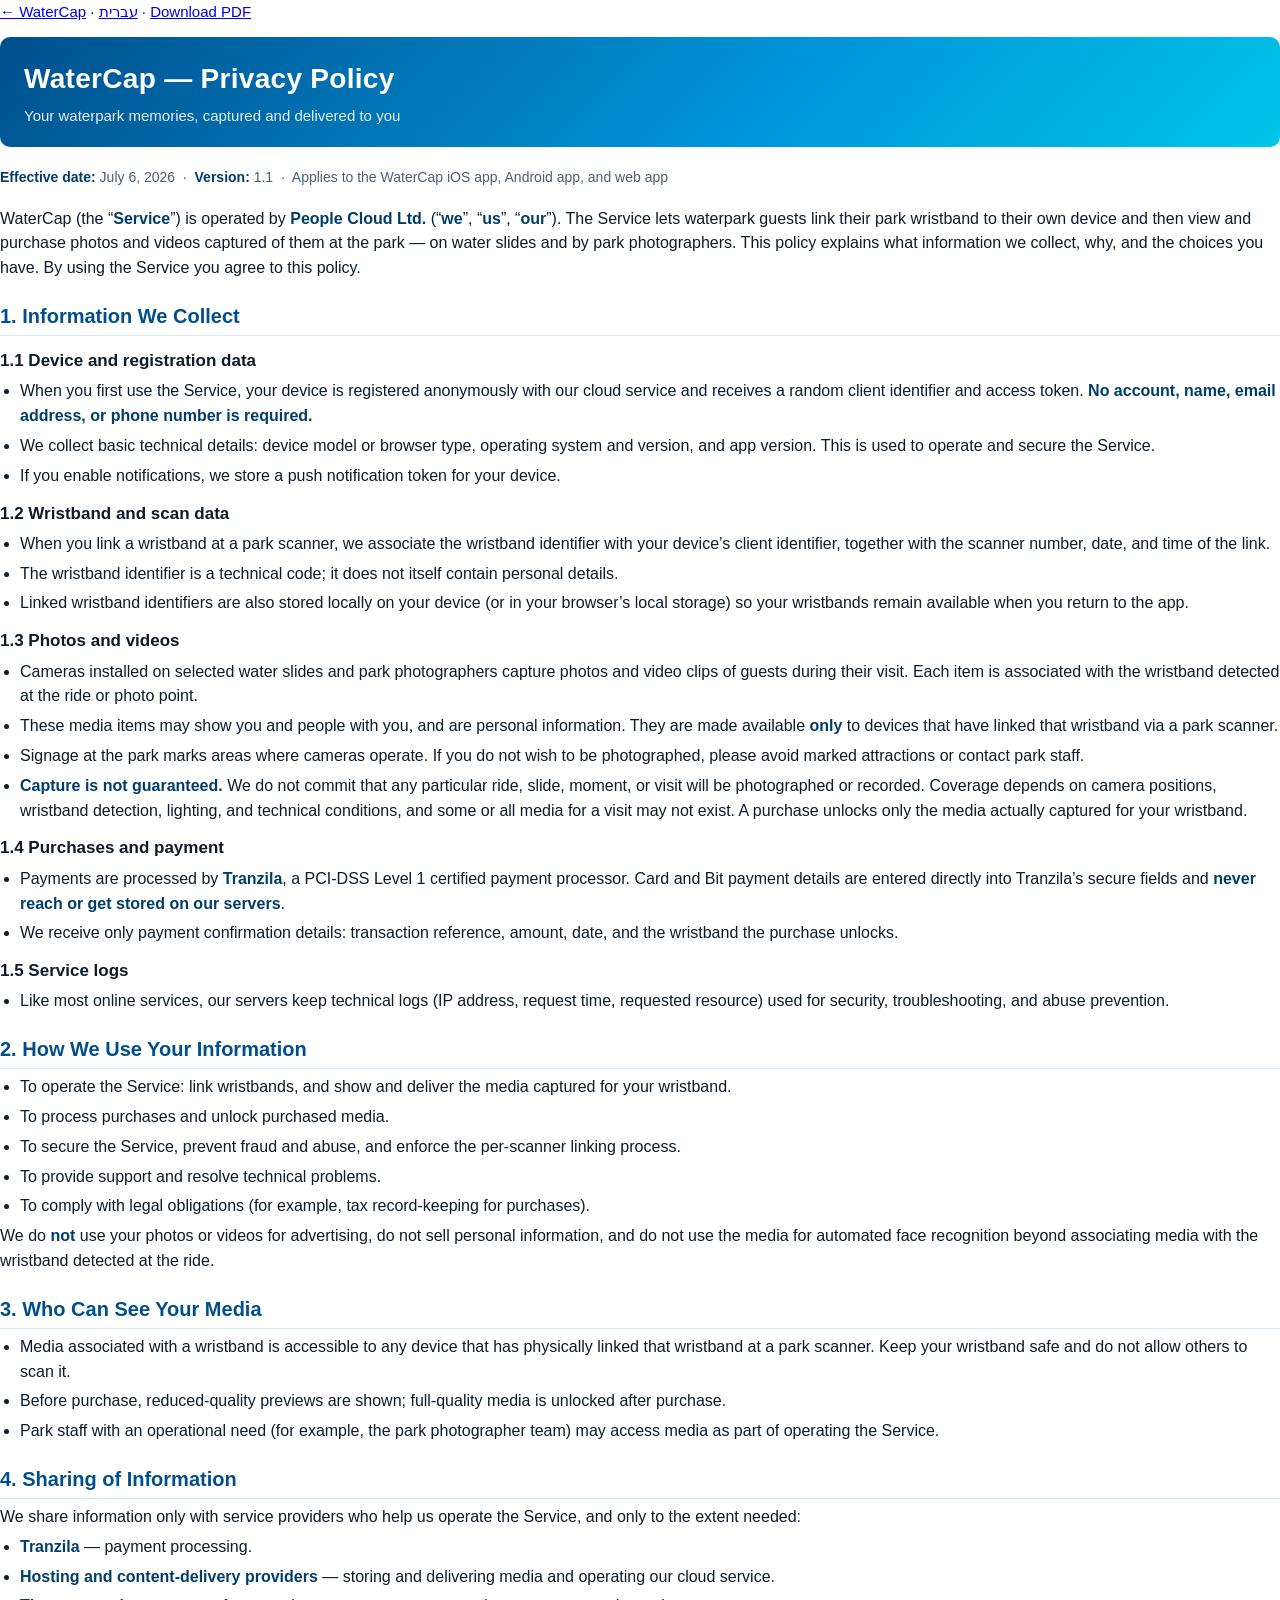
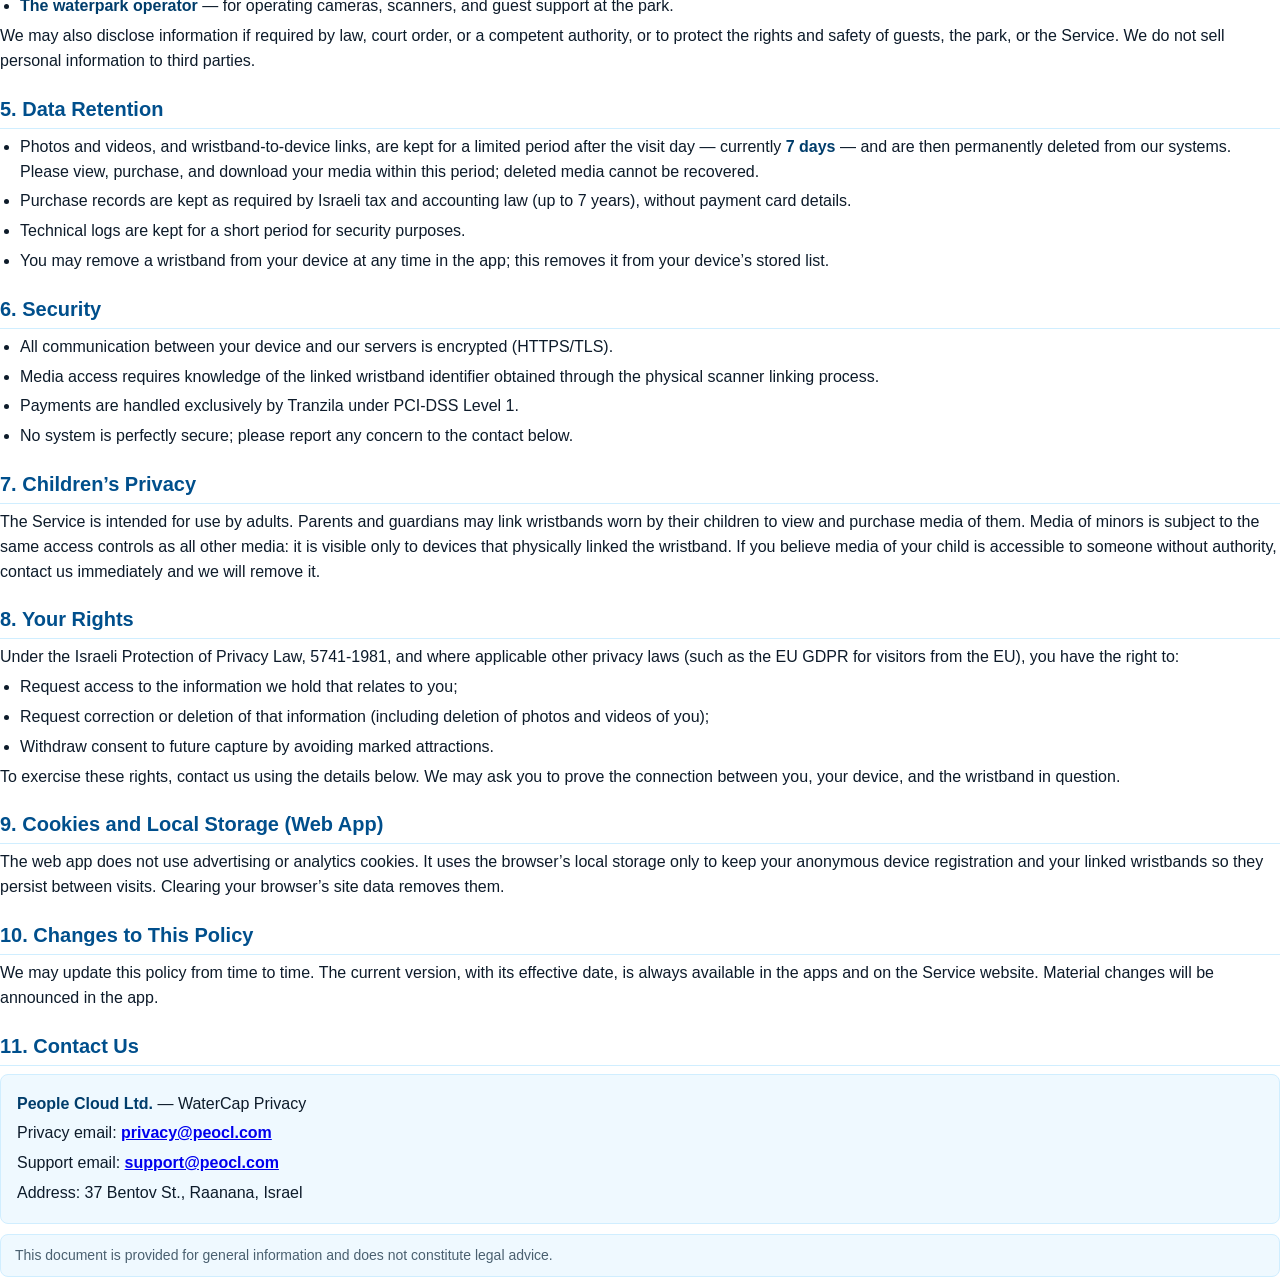
<file: WaterCap/legal/privacy-en.html>
<!doctype html>
<html lang="en">
<head>
<meta charset="utf-8">
<meta name="viewport" content="width=device-width, initial-scale=1">
<title>WaterCap Privacy Policy</title>
<style>
  * { box-sizing: border-box; }
  body {
    font-family: "Helvetica Neue", Helvetica, Arial, sans-serif;
    color: #0d1b2a; font-size: 16px; line-height: 1.55; margin: 0;
  }
  .brand-bar {
    background: linear-gradient(135deg, #004f8c 0%, #0095d9 60%, #00c5e8 100%);
    color: #fff; border-radius: 10px; padding: 20px 24px; margin-bottom: 20px;
  }
  .brand-bar h1 { margin: 0; font-size: 28px; letter-spacing: 0.3px; }
  .brand-bar .tagline { font-size: 15px; opacity: 0.9; margin-top: 3px; }
  .meta { color: #4a6070; font-size: 14px; margin-bottom: 18px; }
  h2 {
    color: #004f8c; font-size: 20px; margin: 20px 0 6px;
    border-bottom: 1.5px solid #d0eeff; padding-bottom: 3px;
    page-break-after: avoid;
  }
  h3 { color: #0d1b2a; font-size: 17px; margin: 12px 0 4px; page-break-after: avoid; }
  p, li { margin: 5px 0; }
  ul { margin: 4px 0; padding-left: 20px; }
  .note {
    background: #eff9ff; border: 1px solid #d0eeff; border-radius: 8px;
    padding: 10px 14px; font-size: 14px; color: #4a6070; margin: 10px 0;
  }
  .contact-box {
    background: #eff9ff; border: 1px solid #d0eeff; border-radius: 8px;
    padding: 12px 16px; margin-top: 8px;
  }
  strong { color: #003d6b; }
</style>
</head>
<body>
<nav style="margin-bottom:14px;font-size:15px"><a href="/">← WaterCap</a> · <a href="privacy-he.html" hreflang="he">עברית</a> · <a href="watercap-privacy-policy-en.pdf">Download PDF</a></nav>

<div class="brand-bar">
  <h1>WaterCap — Privacy Policy</h1>
  <div class="tagline">Your waterpark memories, captured and delivered to you</div>
</div>

<div class="meta"><strong>Effective date:</strong> July 6, 2026 &nbsp;·&nbsp; <strong>Version:</strong> 1.1 &nbsp;·&nbsp; Applies to the WaterCap iOS app, Android app, and web app</div>

<p>WaterCap (the “<strong>Service</strong>”) is operated by <strong>People Cloud Ltd.</strong> (“<strong>we</strong>”, “<strong>us</strong>”, “<strong>our</strong>”). The Service lets waterpark guests link their park wristband to their own device and then view and purchase photos and videos captured of them at the park — on water slides and by park photographers. This policy explains what information we collect, why, and the choices you have. By using the Service you agree to this policy.</p>

<h2>1. Information We Collect</h2>

<h3>1.1 Device and registration data</h3>
<ul>
  <li>When you first use the Service, your device is registered anonymously with our cloud service and receives a random client identifier and access token. <strong>No account, name, email address, or phone number is required.</strong></li>
  <li>We collect basic technical details: device model or browser type, operating system and version, and app version. This is used to operate and secure the Service.</li>
  <li>If you enable notifications, we store a push notification token for your device.</li>
</ul>

<h3>1.2 Wristband and scan data</h3>
<ul>
  <li>When you link a wristband at a park scanner, we associate the wristband identifier with your device’s client identifier, together with the scanner number, date, and time of the link.</li>
  <li>The wristband identifier is a technical code; it does not itself contain personal details.</li>
  <li>Linked wristband identifiers are also stored locally on your device (or in your browser’s local storage) so your wristbands remain available when you return to the app.</li>
</ul>

<h3>1.3 Photos and videos</h3>
<ul>
  <li>Cameras installed on selected water slides and park photographers capture photos and video clips of guests during their visit. Each item is associated with the wristband detected at the ride or photo point.</li>
  <li>These media items may show you and people with you, and are personal information. They are made available <strong>only</strong> to devices that have linked that wristband via a park scanner.</li>
  <li>Signage at the park marks areas where cameras operate. If you do not wish to be photographed, please avoid marked attractions or contact park staff.</li>
  <li><strong>Capture is not guaranteed.</strong> We do not commit that any particular ride, slide, moment, or visit will be photographed or recorded. Coverage depends on camera positions, wristband detection, lighting, and technical conditions, and some or all media for a visit may not exist. A purchase unlocks only the media actually captured for your wristband.</li>
</ul>

<h3>1.4 Purchases and payment</h3>
<ul>
  <li>Payments are processed by <strong>Tranzila</strong>, a PCI-DSS Level 1 certified payment processor. Card and Bit payment details are entered directly into Tranzila’s secure fields and <strong>never reach or get stored on our servers</strong>.</li>
  <li>We receive only payment confirmation details: transaction reference, amount, date, and the wristband the purchase unlocks.</li>
</ul>

<h3>1.5 Service logs</h3>
<ul>
  <li>Like most online services, our servers keep technical logs (IP address, request time, requested resource) used for security, troubleshooting, and abuse prevention.</li>
</ul>

<h2>2. How We Use Your Information</h2>
<ul>
  <li>To operate the Service: link wristbands, and show and deliver the media captured for your wristband.</li>
  <li>To process purchases and unlock purchased media.</li>
  <li>To secure the Service, prevent fraud and abuse, and enforce the per-scanner linking process.</li>
  <li>To provide support and resolve technical problems.</li>
  <li>To comply with legal obligations (for example, tax record-keeping for purchases).</li>
</ul>
<p>We do <strong>not</strong> use your photos or videos for advertising, do not sell personal information, and do not use the media for automated face recognition beyond associating media with the wristband detected at the ride.</p>

<h2>3. Who Can See Your Media</h2>
<ul>
  <li>Media associated with a wristband is accessible to any device that has physically linked that wristband at a park scanner. Keep your wristband safe and do not allow others to scan it.</li>
  <li>Before purchase, reduced-quality previews are shown; full-quality media is unlocked after purchase.</li>
  <li>Park staff with an operational need (for example, the park photographer team) may access media as part of operating the Service.</li>
</ul>

<h2>4. Sharing of Information</h2>
<p>We share information only with service providers who help us operate the Service, and only to the extent needed:</p>
<ul>
  <li><strong>Tranzila</strong> — payment processing.</li>
  <li><strong>Hosting and content-delivery providers</strong> — storing and delivering media and operating our cloud service.</li>
  <li><strong>The waterpark operator</strong> — for operating cameras, scanners, and guest support at the park.</li>
</ul>
<p>We may also disclose information if required by law, court order, or a competent authority, or to protect the rights and safety of guests, the park, or the Service. We do not sell personal information to third parties.</p>

<h2>5. Data Retention</h2>
<ul>
  <li>Photos and videos, and wristband-to-device links, are kept for a limited period after the visit day — currently <strong>7 days</strong> — and are then permanently deleted from our systems. Please view, purchase, and download your media within this period; deleted media cannot be recovered.</li>
  <li>Purchase records are kept as required by Israeli tax and accounting law (up to 7 years), without payment card details.</li>
  <li>Technical logs are kept for a short period for security purposes.</li>
  <li>You may remove a wristband from your device at any time in the app; this removes it from your device’s stored list.</li>
</ul>

<h2>6. Security</h2>
<ul>
  <li>All communication between your device and our servers is encrypted (HTTPS/TLS).</li>
  <li>Media access requires knowledge of the linked wristband identifier obtained through the physical scanner linking process.</li>
  <li>Payments are handled exclusively by Tranzila under PCI-DSS Level 1.</li>
  <li>No system is perfectly secure; please report any concern to the contact below.</li>
</ul>

<h2>7. Children’s Privacy</h2>
<p>The Service is intended for use by adults. Parents and guardians may link wristbands worn by their children to view and purchase media of them. Media of minors is subject to the same access controls as all other media: it is visible only to devices that physically linked the wristband. If you believe media of your child is accessible to someone without authority, contact us immediately and we will remove it.</p>

<h2>8. Your Rights</h2>
<p>Under the Israeli Protection of Privacy Law, 5741-1981, and where applicable other privacy laws (such as the EU GDPR for visitors from the EU), you have the right to:</p>
<ul>
  <li>Request access to the information we hold that relates to you;</li>
  <li>Request correction or deletion of that information (including deletion of photos and videos of you);</li>
  <li>Withdraw consent to future capture by avoiding marked attractions.</li>
</ul>
<p>To exercise these rights, contact us using the details below. We may ask you to prove the connection between you, your device, and the wristband in question.</p>

<h2>9. Cookies and Local Storage (Web App)</h2>
<p>The web app does not use advertising or analytics cookies. It uses the browser’s local storage only to keep your anonymous device registration and your linked wristbands so they persist between visits. Clearing your browser’s site data removes them.</p>

<h2>10. Changes to This Policy</h2>
<p>We may update this policy from time to time. The current version, with its effective date, is always available in the apps and on the Service website. Material changes will be announced in the app.</p>

<h2>11. Contact Us</h2>
<div class="contact-box">
  <p><strong>People Cloud Ltd.</strong> — WaterCap Privacy</p>
  <p>Privacy email: <strong><a href="mailto:privacy@peocl.com" dir="ltr">privacy@peocl.com</a></strong></p>
  <p>Support email: <strong><a href="mailto:support@peocl.com" dir="ltr">support@peocl.com</a></strong></p>
  <p>Address: 37 Bentov St., Raanana, Israel</p>
</div>

<div class="note">
  This document is provided for general information and does not constitute legal advice.
</div>

</body>
</html>
</file>
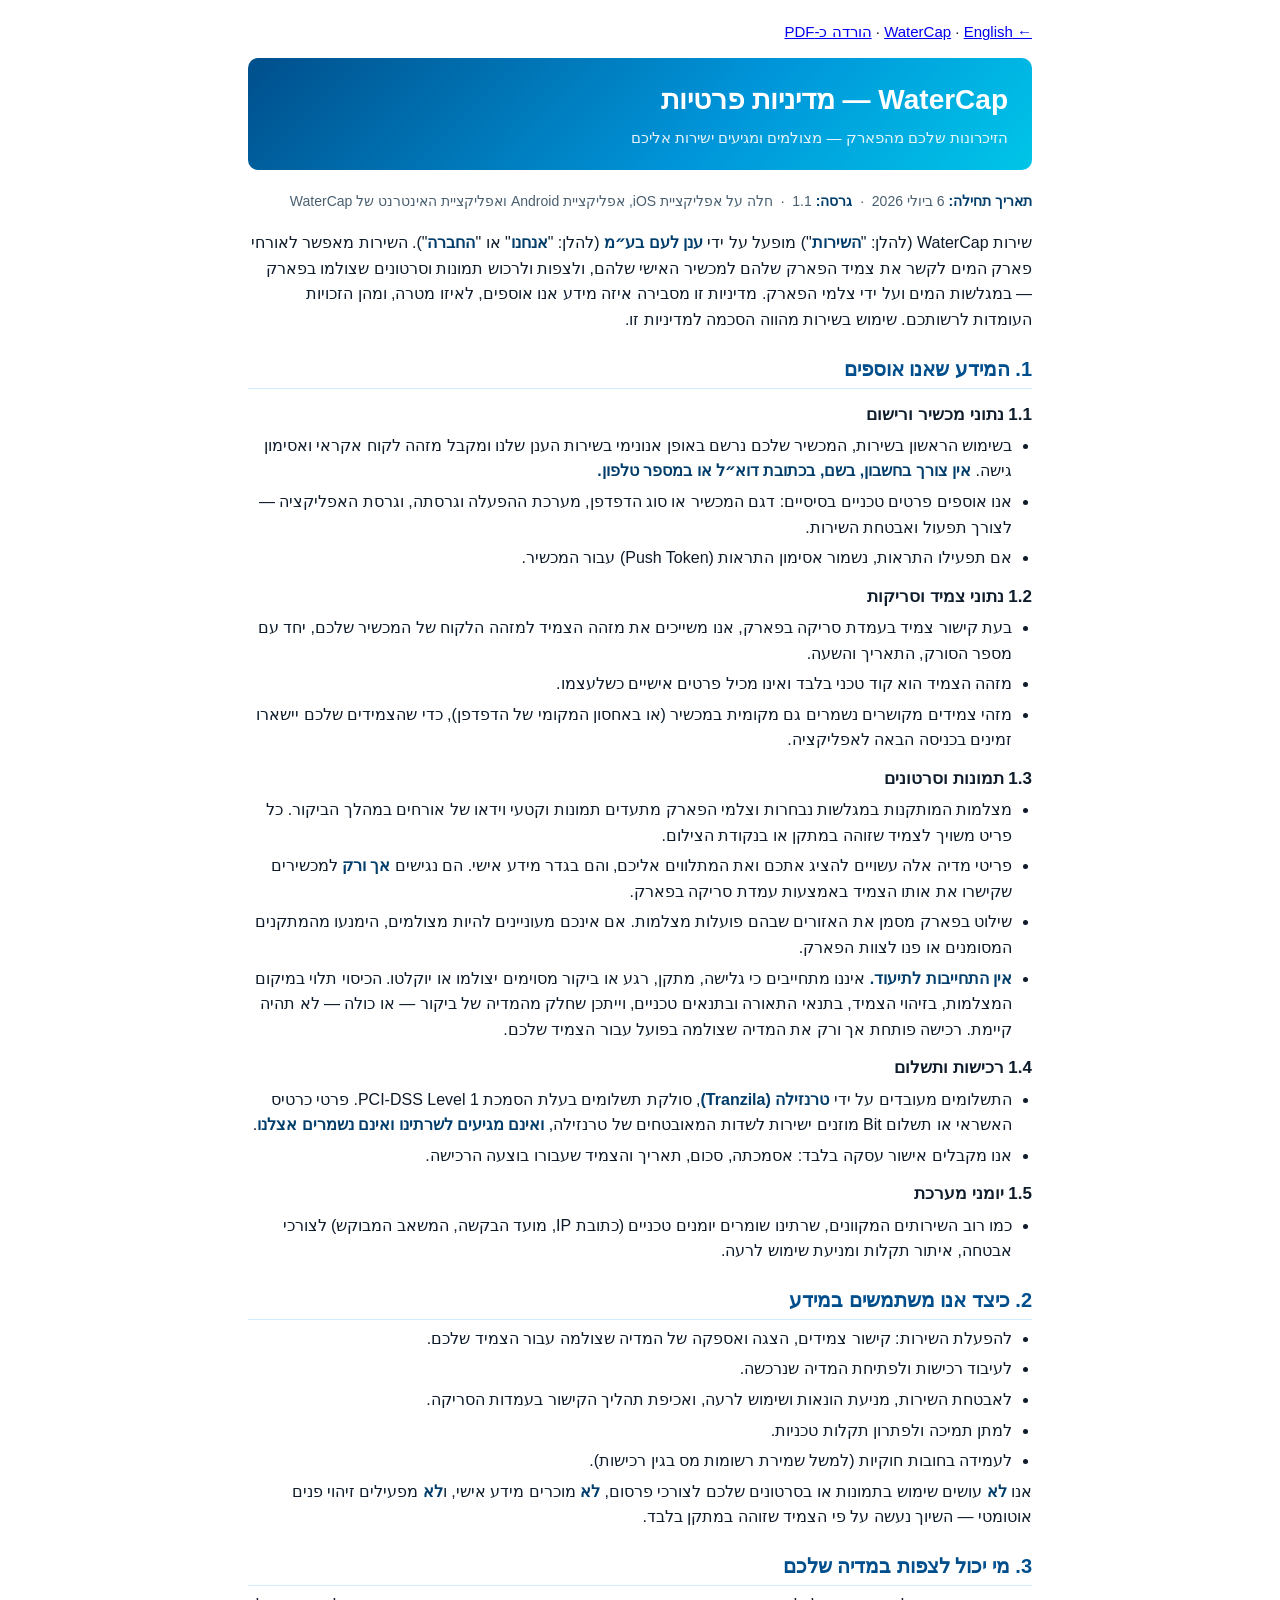
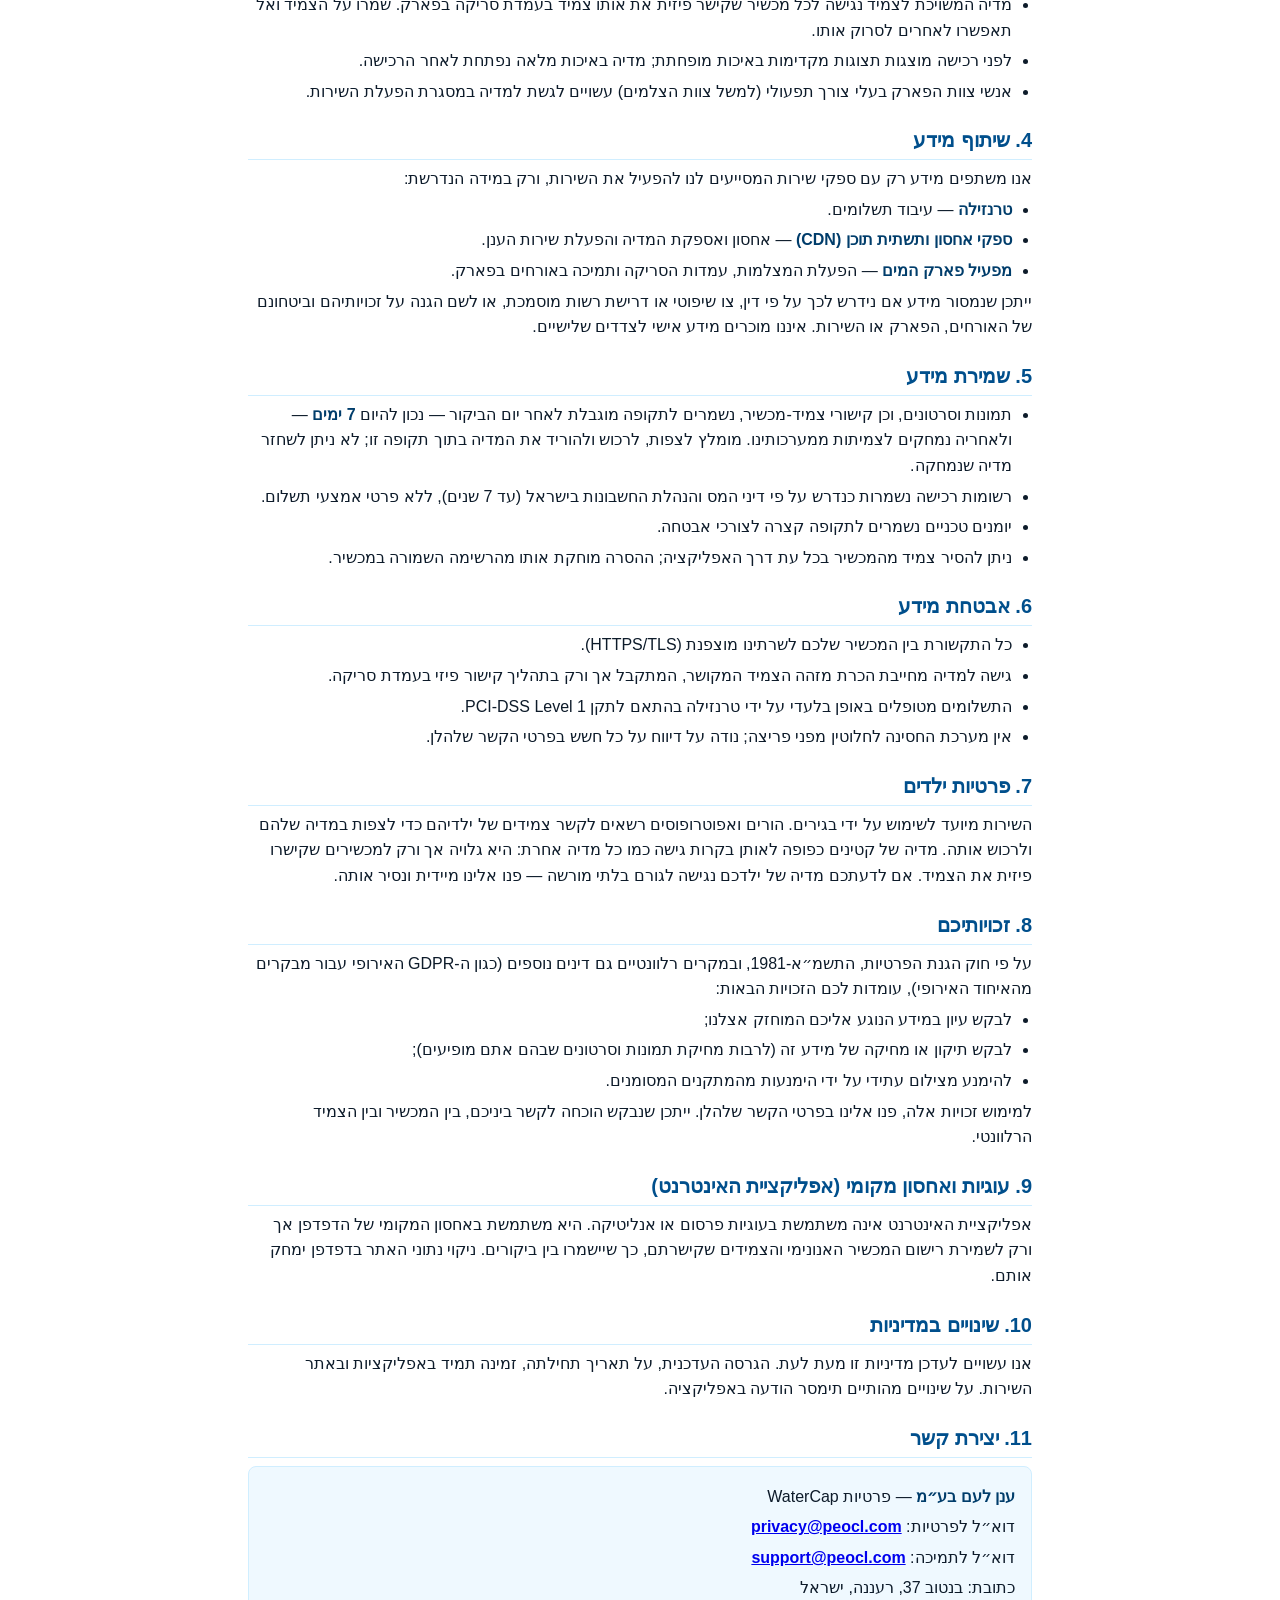
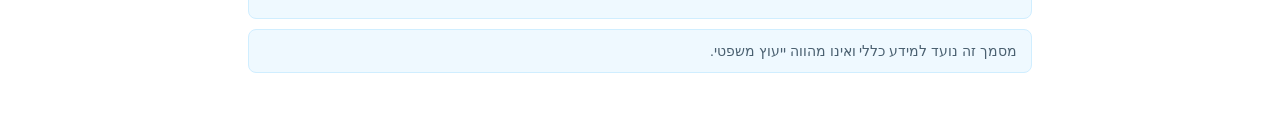
<file: WaterCap/legal/privacy-he.html>
<!doctype html>
<html lang="he" dir="rtl">
<head>
<meta charset="utf-8">
<meta name="viewport" content="width=device-width, initial-scale=1">
<title>WaterCap — מדיניות פרטיות</title>
<style>
  * { box-sizing: border-box; }
  body {
    font-family: "Arial Hebrew", Arial, "Helvetica Neue", sans-serif;
    color: #0d1b2a; font-size: 16px; line-height: 1.6; margin: 0 auto; max-width: 820px; padding: 20px 18px 48px;
    direction: rtl; text-align: right;
  }
  .brand-bar {
    background: linear-gradient(135deg, #004f8c 0%, #0095d9 60%, #00c5e8 100%);
    color: #fff; border-radius: 10px; padding: 20px 24px; margin-bottom: 20px;
  }
  .brand-bar h1 { margin: 0; font-size: 28px; }
  .brand-bar .tagline { font-size: 15px; opacity: 0.9; margin-top: 3px; }
  .meta { color: #4a6070; font-size: 14px; margin-bottom: 18px; }
  h2 {
    color: #004f8c; font-size: 20px; margin: 20px 0 6px;
    border-bottom: 1.5px solid #d0eeff; padding-bottom: 3px;
    page-break-after: avoid;
  }
  h3 { color: #0d1b2a; font-size: 17px; margin: 12px 0 4px; page-break-after: avoid; }
  p, li { margin: 5px 0; }
  ul { margin: 4px 0; padding-right: 20px; padding-left: 0; }
  .note {
    background: #eff9ff; border: 1px solid #d0eeff; border-radius: 8px;
    padding: 10px 14px; font-size: 14px; color: #4a6070; margin: 10px 0;
  }
  .contact-box {
    background: #eff9ff; border: 1px solid #d0eeff; border-radius: 8px;
    padding: 12px 16px; margin-top: 8px;
  }
  strong { color: #003d6b; }
</style>
</head>
<body>
<nav style="margin-bottom:14px;font-size:15px"><a href="/">← WaterCap</a> · <a href="privacy-en.html" hreflang="en">English</a> · <a href="watercap-privacy-policy-he.pdf">הורדה כ-PDF</a></nav>

<div class="brand-bar">
  <h1>WaterCap — מדיניות פרטיות</h1>
  <div class="tagline">הזיכרונות שלכם מהפארק — מצולמים ומגיעים ישירות אליכם</div>
</div>

<div class="meta"><strong>תאריך תחילה:</strong> 6 ביולי 2026 &nbsp;·&nbsp; <strong>גרסה:</strong> 1.1 &nbsp;·&nbsp; חלה על אפליקציית iOS, אפליקציית Android ואפליקציית האינטרנט של WaterCap</div>

<p>שירות WaterCap (להלן: "<strong>השירות</strong>") מופעל על ידי <strong>ענן לעם בע״מ</strong> (להלן: "<strong>אנחנו</strong>" או "<strong>החברה</strong>"). השירות מאפשר לאורחי פארק המים לקשר את צמיד הפארק שלהם למכשיר האישי שלהם, ולצפות ולרכוש תמונות וסרטונים שצולמו בפארק — במגלשות המים ועל ידי צלמי הפארק. מדיניות זו מסבירה איזה מידע אנו אוספים, לאיזו מטרה, ומהן הזכויות העומדות לרשותכם. שימוש בשירות מהווה הסכמה למדיניות זו.</p>

<h2>1. המידע שאנו אוספים</h2>

<h3>1.1 נתוני מכשיר ורישום</h3>
<ul>
  <li>בשימוש הראשון בשירות, המכשיר שלכם נרשם באופן אנונימי בשירות הענן שלנו ומקבל מזהה לקוח אקראי ואסימון גישה. <strong>אין צורך בחשבון, בשם, בכתובת דוא״ל או במספר טלפון.</strong></li>
  <li>אנו אוספים פרטים טכניים בסיסיים: דגם המכשיר או סוג הדפדפן, מערכת ההפעלה וגרסתה, וגרסת האפליקציה — לצורך תפעול ואבטחת השירות.</li>
  <li>אם תפעילו התראות, נשמור אסימון התראות (Push Token) עבור המכשיר.</li>
</ul>

<h3>1.2 נתוני צמיד וסריקות</h3>
<ul>
  <li>בעת קישור צמיד בעמדת סריקה בפארק, אנו משייכים את מזהה הצמיד למזהה הלקוח של המכשיר שלכם, יחד עם מספר הסורק, התאריך והשעה.</li>
  <li>מזהה הצמיד הוא קוד טכני בלבד ואינו מכיל פרטים אישיים כשלעצמו.</li>
  <li>מזהי צמידים מקושרים נשמרים גם מקומית במכשיר (או באחסון המקומי של הדפדפן), כדי שהצמידים שלכם יישארו זמינים בכניסה הבאה לאפליקציה.</li>
</ul>

<h3>1.3 תמונות וסרטונים</h3>
<ul>
  <li>מצלמות המותקנות במגלשות נבחרות וצלמי הפארק מתעדים תמונות וקטעי וידאו של אורחים במהלך הביקור. כל פריט משויך לצמיד שזוהה במתקן או בנקודת הצילום.</li>
  <li>פריטי מדיה אלה עשויים להציג אתכם ואת המתלווים אליכם, והם בגדר מידע אישי. הם נגישים <strong>אך ורק</strong> למכשירים שקישרו את אותו הצמיד באמצעות עמדת סריקה בפארק.</li>
  <li>שילוט בפארק מסמן את האזורים שבהם פועלות מצלמות. אם אינכם מעוניינים להיות מצולמים, הימנעו מהמתקנים המסומנים או פנו לצוות הפארק.</li>
  <li><strong>אין התחייבות לתיעוד.</strong> איננו מתחייבים כי גלישה, מתקן, רגע או ביקור מסוימים יצולמו או יוקלטו. הכיסוי תלוי במיקום המצלמות, בזיהוי הצמיד, בתנאי התאורה ובתנאים טכניים, וייתכן שחלק מהמדיה של ביקור — או כולה — לא תהיה קיימת. רכישה פותחת אך ורק את המדיה שצולמה בפועל עבור הצמיד שלכם.</li>
</ul>

<h3>1.4 רכישות ותשלום</h3>
<ul>
  <li>התשלומים מעובדים על ידי <strong>טרנזילה (Tranzila)</strong>, סולקת תשלומים בעלת הסמכת PCI-DSS Level 1. פרטי כרטיס האשראי או תשלום Bit מוזנים ישירות לשדות המאובטחים של טרנזילה, <strong>ואינם מגיעים לשרתינו ואינם נשמרים אצלנו</strong>.</li>
  <li>אנו מקבלים אישור עסקה בלבד: אסמכתה, סכום, תאריך והצמיד שעבורו בוצעה הרכישה.</li>
</ul>

<h3>1.5 יומני מערכת</h3>
<ul>
  <li>כמו רוב השירותים המקוונים, שרתינו שומרים יומנים טכניים (כתובת IP, מועד הבקשה, המשאב המבוקש) לצורכי אבטחה, איתור תקלות ומניעת שימוש לרעה.</li>
</ul>

<h2>2. כיצד אנו משתמשים במידע</h2>
<ul>
  <li>להפעלת השירות: קישור צמידים, הצגה ואספקה של המדיה שצולמה עבור הצמיד שלכם.</li>
  <li>לעיבוד רכישות ולפתיחת המדיה שנרכשה.</li>
  <li>לאבטחת השירות, מניעת הונאות ושימוש לרעה, ואכיפת תהליך הקישור בעמדות הסריקה.</li>
  <li>למתן תמיכה ולפתרון תקלות טכניות.</li>
  <li>לעמידה בחובות חוקיות (למשל שמירת רשומות מס בגין רכישות).</li>
</ul>
<p>אנו <strong>לא</strong> עושים שימוש בתמונות או בסרטונים שלכם לצורכי פרסום, <strong>לא</strong> מוכרים מידע אישי, ו<strong>לא</strong> מפעילים זיהוי פנים אוטומטי — השיוך נעשה על פי הצמיד שזוהה במתקן בלבד.</p>

<h2>3. מי יכול לצפות במדיה שלכם</h2>
<ul>
  <li>מדיה המשויכת לצמיד נגישה לכל מכשיר שקישר פיזית את אותו צמיד בעמדת סריקה בפארק. שמרו על הצמיד ואל תאפשרו לאחרים לסרוק אותו.</li>
  <li>לפני רכישה מוצגות תצוגות מקדימות באיכות מופחתת; מדיה באיכות מלאה נפתחת לאחר הרכישה.</li>
  <li>אנשי צוות הפארק בעלי צורך תפעולי (למשל צוות הצלמים) עשויים לגשת למדיה במסגרת הפעלת השירות.</li>
</ul>

<h2>4. שיתוף מידע</h2>
<p>אנו משתפים מידע רק עם ספקי שירות המסייעים לנו להפעיל את השירות, ורק במידה הנדרשת:</p>
<ul>
  <li><strong>טרנזילה</strong> — עיבוד תשלומים.</li>
  <li><strong>ספקי אחסון ותשתית תוכן (CDN)</strong> — אחסון ואספקת המדיה והפעלת שירות הענן.</li>
  <li><strong>מפעיל פארק המים</strong> — הפעלת המצלמות, עמדות הסריקה ותמיכה באורחים בפארק.</li>
</ul>
<p>ייתכן שנמסור מידע אם נידרש לכך על פי דין, צו שיפוטי או דרישת רשות מוסמכת, או לשם הגנה על זכויותיהם וביטחונם של האורחים, הפארק או השירות. איננו מוכרים מידע אישי לצדדים שלישיים.</p>

<h2>5. שמירת מידע</h2>
<ul>
  <li>תמונות וסרטונים, וכן קישורי צמיד-מכשיר, נשמרים לתקופה מוגבלת לאחר יום הביקור — נכון להיום <strong>7 ימים</strong> — ולאחריה נמחקים לצמיתות ממערכותינו. מומלץ לצפות, לרכוש ולהוריד את המדיה בתוך תקופה זו; לא ניתן לשחזר מדיה שנמחקה.</li>
  <li>רשומות רכישה נשמרות כנדרש על פי דיני המס והנהלת החשבונות בישראל (עד 7 שנים), ללא פרטי אמצעי תשלום.</li>
  <li>יומנים טכניים נשמרים לתקופה קצרה לצורכי אבטחה.</li>
  <li>ניתן להסיר צמיד מהמכשיר בכל עת דרך האפליקציה; ההסרה מוחקת אותו מהרשימה השמורה במכשיר.</li>
</ul>

<h2>6. אבטחת מידע</h2>
<ul>
  <li>כל התקשורת בין המכשיר שלכם לשרתינו מוצפנת (HTTPS/TLS).</li>
  <li>גישה למדיה מחייבת הכרת מזהה הצמיד המקושר, המתקבל אך ורק בתהליך קישור פיזי בעמדת סריקה.</li>
  <li>התשלומים מטופלים באופן בלעדי על ידי טרנזילה בהתאם לתקן PCI-DSS Level 1.</li>
  <li>אין מערכת החסינה לחלוטין מפני פריצה; נודה על דיווח על כל חשש בפרטי הקשר שלהלן.</li>
</ul>

<h2>7. פרטיות ילדים</h2>
<p>השירות מיועד לשימוש על ידי בגירים. הורים ואפוטרופוסים רשאים לקשר צמידים של ילדיהם כדי לצפות במדיה שלהם ולרכוש אותה. מדיה של קטינים כפופה לאותן בקרות גישה כמו כל מדיה אחרת: היא גלויה אך ורק למכשירים שקישרו פיזית את הצמיד. אם לדעתכם מדיה של ילדכם נגישה לגורם בלתי מורשה — פנו אלינו מיידית ונסיר אותה.</p>

<h2>8. זכויותיכם</h2>
<p>על פי חוק הגנת הפרטיות, התשמ״א-1981, ובמקרים רלוונטיים גם דינים נוספים (כגון ה-GDPR האירופי עבור מבקרים מהאיחוד האירופי), עומדות לכם הזכויות הבאות:</p>
<ul>
  <li>לבקש עיון במידע הנוגע אליכם המוחזק אצלנו;</li>
  <li>לבקש תיקון או מחיקה של מידע זה (לרבות מחיקת תמונות וסרטונים שבהם אתם מופיעים);</li>
  <li>להימנע מצילום עתידי על ידי הימנעות מהמתקנים המסומנים.</li>
</ul>
<p>למימוש זכויות אלה, פנו אלינו בפרטי הקשר שלהלן. ייתכן שנבקש הוכחה לקשר ביניכם, בין המכשיר ובין הצמיד הרלוונטי.</p>

<h2>9. עוגיות ואחסון מקומי (אפליקציית האינטרנט)</h2>
<p>אפליקציית האינטרנט אינה משתמשת בעוגיות פרסום או אנליטיקה. היא משתמשת באחסון המקומי של הדפדפן אך ורק לשמירת רישום המכשיר האנונימי והצמידים שקישרתם, כך שיישמרו בין ביקורים. ניקוי נתוני האתר בדפדפן ימחק אותם.</p>

<h2>10. שינויים במדיניות</h2>
<p>אנו עשויים לעדכן מדיניות זו מעת לעת. הגרסה העדכנית, על תאריך תחילתה, זמינה תמיד באפליקציות ובאתר השירות. על שינויים מהותיים תימסר הודעה באפליקציה.</p>

<h2>11. יצירת קשר</h2>
<div class="contact-box">
  <p><strong>ענן לעם בע״מ</strong> — פרטיות WaterCap</p>
  <p>דוא״ל לפרטיות: <strong><a href="mailto:privacy@peocl.com" dir="ltr">privacy@peocl.com</a></strong></p>
  <p>דוא״ל לתמיכה: <strong><a href="mailto:support@peocl.com" dir="ltr">support@peocl.com</a></strong></p>
  <p>כתובת: בנטוב 37, רעננה, ישראל</p>
</div>

<div class="note">
  מסמך זה נועד למידע כללי ואינו מהווה ייעוץ משפטי.
</div>

</body>
</html>
</file>
<file: WaterCap/a11y.css>
/* ─────────────────────────────────────────────────────────────────────
   Accessibility layer — shared, identical copy on all Peocl sites.
   Ships the accessibility menu plus the site-wide a11y primitives
   (skip link, focus rings, screen-reader-only text).

   Per-site override hooks, set in the page's own :root if wanted:
     --a11y-focus    focus ring colour           (default #12467a)
     --a11y-accent   menu button / accent colour (default #0d3a5c)

   Toggle state lives as classes on <html>:
     .a11y-contrast  .a11y-grayscale  .a11y-links
     .a11y-font      .a11y-no-motion  .a11y-cursor
   ───────────────────────────────────────────────────────────────────── */

/* ── Primitives ───────────────────────────────────────────────────────── */

/* Visible only to screen readers. */
.sr-only {
  position: absolute !important;
  width: 1px; height: 1px;
  padding: 0; margin: -1px;
  overflow: hidden;
  clip: rect(0, 0, 0, 0);
  white-space: nowrap;
  border: 0;
}

/* Skip link — off-screen until focused. */
.a11y-skip {
  position: absolute;
  inset-inline-start: 12px;
  top: -60px;
  z-index: 10000;
  background: #fff;
  color: var(--a11y-accent, #0d3a5c);
  border: 2px solid var(--a11y-accent, #0d3a5c);
  border-radius: 0 0 10px 10px;
  padding: 10px 18px;
  font-size: 15px;
  font-weight: 700;
  text-decoration: none;
  transition: top 0.15s ease-in;
}
.a11y-skip:focus { top: 0; }

/* A single, always-legible focus ring for keyboard users. */
:focus-visible {
  outline: 3px solid var(--a11y-focus, #12467a);
  outline-offset: 2px;
  border-radius: 3px;
}
/* On dark/gradient backgrounds the dark ring would disappear — go white. */
.hero :focus-visible,
.partner-section :focus-visible,
.footer :focus-visible,
footer :focus-visible {
  outline-color: #fff;
}

/* Anything explicitly marked as not-a-real-link (e.g. "coming soon"). */
.is-inert {
  cursor: default;
  opacity: 0.75;
}

/* ── Menu: launcher button ────────────────────────────────────────────── */

.a11y-ui,
.a11y-ui * { box-sizing: border-box; }

.a11y-fab {
  position: fixed;
  inset-inline-start: 16px;
  bottom: 16px;
  z-index: 9998;
  width: 52px; height: 52px;
  display: flex; align-items: center; justify-content: center;
  padding: 0;
  border: 2px solid #fff;
  border-radius: 50%;
  background: var(--a11y-accent, #0d3a5c);
  color: #fff;
  cursor: pointer;
  box-shadow: 0 4px 16px rgba(0, 0, 0, 0.35);
  transition: transform 0.15s ease, background 0.15s ease;
}
.a11y-fab:hover { transform: scale(1.06); }
.a11y-fab svg { width: 30px; height: 30px; display: block; fill: currentColor; }

@media print { .a11y-fab, .a11y-panel { display: none !important; } }

/* ── Menu: panel ──────────────────────────────────────────────────────── */

.a11y-panel {
  position: fixed;
  inset-inline-start: 16px;
  bottom: 78px;
  z-index: 9999;
  width: 290px;
  max-width: calc(100vw - 32px);
  max-height: calc(100vh - 100px);
  overflow-y: auto;
  padding: 16px;
  background: #fff;
  color: #14202c;
  border: 2px solid var(--a11y-accent, #0d3a5c);
  border-radius: 14px;
  box-shadow: 0 12px 40px rgba(0, 0, 0, 0.3);
  font-family: -apple-system, BlinkMacSystemFont, "Segoe UI", Roboto,
    "Arial Hebrew", Arial, sans-serif;
  font-size: 15px;
  line-height: 1.45;
  text-align: start;
}
.a11y-panel[hidden] { display: none; }

.a11y-panel-head {
  display: flex; align-items: center; justify-content: space-between;
  gap: 8px; margin-bottom: 12px;
}
.a11y-panel-head h2 {
  font-size: 17px;
  font-weight: 800;
  color: #14202c;
  margin: 0;
  text-align: start;
  letter-spacing: 0;
}
.a11y-close {
  flex: none;
  width: 34px; height: 34px;
  display: flex; align-items: center; justify-content: center;
  font-size: 20px; line-height: 1;
  background: #eef3f7;
  color: #14202c;
  border: 1px solid #cdd9e2;
  border-radius: 8px;
  cursor: pointer;
}
.a11y-close:hover { background: #dfe8ef; }

/* text-size stepper */
.a11y-size { display: flex; align-items: center; gap: 8px; margin-bottom: 10px; }
.a11y-size-label { font-weight: 700; font-size: 14px; flex: 1; }
.a11y-step {
  width: 40px; height: 40px;
  /* "A+" / "A−" would reorder under RTL. */
  direction: ltr;
  font-size: 17px; font-weight: 800;
  background: #fff; color: #14202c;
  border: 1.5px solid #cdd9e2; border-radius: 9px;
  cursor: pointer;
}
.a11y-step:hover:not(:disabled) { border-color: var(--a11y-accent, #0d3a5c); }
.a11y-step:disabled { opacity: 0.45; cursor: not-allowed; }
.a11y-size-value {
  min-width: 52px;
  text-align: center;
  font-size: 13px; font-weight: 700;
  font-variant-numeric: tabular-nums;
}

/* option buttons */
.a11y-opts { display: flex; flex-direction: column; gap: 6px; }
.a11y-opt {
  display: flex; align-items: center; gap: 10px;
  width: 100%;
  padding: 10px 12px;
  font-size: 14.5px; font-weight: 600;
  text-align: start;
  background: #f7fafc; color: #14202c;
  border: 1.5px solid #dbe5ec; border-radius: 10px;
  cursor: pointer;
}
.a11y-opt:hover { background: #eaf2f8; border-color: #b9cdda; }
.a11y-opt-icon { flex: none; font-size: 17px; line-height: 1; }
.a11y-opt-text { flex: 1; }
.a11y-opt-state {
  flex: none;
  font-size: 11px; font-weight: 800; letter-spacing: 0.5px;
  text-transform: uppercase;
  color: #5d7382;
}
.a11y-opt[aria-pressed="true"] {
  background: var(--a11y-accent, #0d3a5c);
  border-color: var(--a11y-accent, #0d3a5c);
  color: #fff;
}
.a11y-opt[aria-pressed="true"] .a11y-opt-state { color: #fff; }

.a11y-foot {
  margin-top: 12px; padding-top: 12px;
  border-top: 1px solid #e2eaf0;
  display: flex; flex-direction: column; gap: 8px;
}
.a11y-reset {
  padding: 9px 12px;
  font-size: 14px; font-weight: 700;
  background: #fff; color: #8a2b2b;
  border: 1.5px solid #e3c3c3; border-radius: 9px;
  cursor: pointer;
}
.a11y-reset:hover { background: #fdf3f3; }
.a11y-statement {
  font-size: 13.5px; font-weight: 700;
  color: #14467a;
  text-decoration: underline;
}

/* ── Toggle: stop animations ──────────────────────────────────────────── */

html.a11y-no-motion,
html.a11y-no-motion * ,
html.a11y-no-motion *::before,
html.a11y-no-motion *::after {
  animation-play-state: paused !important;
  animation: none !important;
  transition: none !important;
  scroll-behavior: auto !important;
}
/* Content that is only visible at the end of a reveal transition. */
html.a11y-no-motion .reveal {
  opacity: 1 !important;
  transform: none !important;
}

/* ── Toggle: highlight links ──────────────────────────────────────────── */

html.a11y-links a:not(.a11y-ui a):not(.a11y-skip) {
  text-decoration: underline !important;
  text-underline-offset: 2px;
  outline: 1px dotted currentColor;
  outline-offset: 2px;
}

/* ── Toggle: readable font ────────────────────────────────────────────── */

html.a11y-font body *:not(.a11y-ui):not(.a11y-ui *) {
  font-family: Arial, "Arial Hebrew", "Helvetica Neue", Helvetica, sans-serif !important;
  letter-spacing: normal !important;
  font-style: normal !important;
}

/* ── Toggle: grayscale ────────────────────────────────────────────────── */

html.a11y-grayscale { filter: grayscale(100%); }

/* ── Toggle: big cursor ───────────────────────────────────────────────── */

html.a11y-cursor,
html.a11y-cursor * {
  cursor: url("data:image/svg+xml,%3Csvg xmlns='http://www.w3.org/2000/svg' width='48' height='48' viewBox='0 0 48 48'%3E%3Cpath d='M8 2 L8 38 L17 29 L23 44 L30 41 L24 26 L37 26 Z' fill='%23fff' stroke='%23000' stroke-width='2.5'/%3E%3C/svg%3E")
    4 2, auto !important;
}
html.a11y-cursor a,
html.a11y-cursor button,
html.a11y-cursor summary,
html.a11y-cursor [role="button"] {
  cursor: url("data:image/svg+xml,%3Csvg xmlns='http://www.w3.org/2000/svg' width='48' height='48' viewBox='0 0 48 48'%3E%3Cpath d='M16 4 a4 4 0 0 1 8 0 L24 20 L24 12 a4 4 0 0 1 8 0 L32 22 a4 4 0 0 1 8 0 L40 34 c0 6-5 11-11 11 L21 45 c-5 0-9-4-9-9 L12 20 a4 4 0 0 1 8 0 Z' fill='%23fff' stroke='%23000' stroke-width='2.5'/%3E%3C/svg%3E")
    14 2, pointer !important;
}

/* ── Toggle: high contrast ────────────────────────────────────────────── */

html.a11y-contrast,
html.a11y-contrast body { background: #000 !important; }

html.a11y-contrast body *:not(.a11y-ui):not(.a11y-ui *) {
  background-color: transparent !important;
  background-image: none !important;
  color: #fff !important;
  border-color: #fff !important;
  box-shadow: none !important;
  text-shadow: none !important;
  opacity: 1 !important;
  filter: none !important;
  -webkit-backdrop-filter: none !important;
  backdrop-filter: none !important;
}
/* These carry one extra :not() so they outweigh the blanket "everything turns
   white" rule above — otherwise links stop being distinguishable. */
html.a11y-contrast body a:not(.a11y-ui):not(.a11y-ui *),
html.a11y-contrast body a:not(.a11y-ui):not(.a11y-ui *) * {
  color: #ff0 !important;
  text-decoration: underline !important;
}
html.a11y-contrast body button:not(.a11y-ui):not(.a11y-ui *),
html.a11y-contrast body .btn:not(.a11y-ui):not(.a11y-ui *) {
  background-color: #000 !important;
  border: 2px solid #fff !important;
}
html.a11y-contrast body .btn:not(.a11y-ui):not(.a11y-ui *),
html.a11y-contrast body .btn:not(.a11y-ui):not(.a11y-ui *) * {
  color: #ff0 !important;
}
/* Purely decorative colour blocks stop earning their keep in this mode. */
html.a11y-contrast .wave-divider,
html.a11y-contrast .bubbles,
html.a11y-contrast .foam,
html.a11y-contrast .hero::before,
html.a11y-contrast .hero-phone { display: none !important; }
html.a11y-contrast .hero,
html.a11y-contrast .partner-section,
html.a11y-contrast .section-alt,
html.a11y-contrast .footer,
html.a11y-contrast footer { border-top: 1px solid #fff !important; }

/* ── Respect the OS-level reduced-motion preference too ───────────────── */

@media (prefers-reduced-motion: reduce) {
  html { scroll-behavior: auto !important; }
  .a11y-skip, .a11y-fab { transition: none; }
}
</file>
<file: Peocl/a11y.css>
/* ─────────────────────────────────────────────────────────────────────
   Accessibility layer — shared, identical copy on all Peocl sites.
   Ships the accessibility menu plus the site-wide a11y primitives
   (skip link, focus rings, screen-reader-only text).

   Per-site override hooks, set in the page's own :root if wanted:
     --a11y-focus    focus ring colour           (default #12467a)
     --a11y-accent   menu button / accent colour (default #0d3a5c)

   Toggle state lives as classes on <html>:
     .a11y-contrast  .a11y-grayscale  .a11y-links
     .a11y-font      .a11y-no-motion  .a11y-cursor
   ───────────────────────────────────────────────────────────────────── */

/* ── Primitives ───────────────────────────────────────────────────────── */

/* Visible only to screen readers. */
.sr-only {
  position: absolute !important;
  width: 1px; height: 1px;
  padding: 0; margin: -1px;
  overflow: hidden;
  clip: rect(0, 0, 0, 0);
  white-space: nowrap;
  border: 0;
}

/* Skip link — off-screen until focused. */
.a11y-skip {
  position: absolute;
  inset-inline-start: 12px;
  top: -60px;
  z-index: 10000;
  background: #fff;
  color: var(--a11y-accent, #0d3a5c);
  border: 2px solid var(--a11y-accent, #0d3a5c);
  border-radius: 0 0 10px 10px;
  padding: 10px 18px;
  font-size: 15px;
  font-weight: 700;
  text-decoration: none;
  transition: top 0.15s ease-in;
}
.a11y-skip:focus { top: 0; }

/* A single, always-legible focus ring for keyboard users. */
:focus-visible {
  outline: 3px solid var(--a11y-focus, #12467a);
  outline-offset: 2px;
  border-radius: 3px;
}
/* On dark/gradient backgrounds the dark ring would disappear — go white. */
.hero :focus-visible,
.partner-section :focus-visible,
.footer :focus-visible,
footer :focus-visible {
  outline-color: #fff;
}

/* Anything explicitly marked as not-a-real-link (e.g. "coming soon"). */
.is-inert {
  cursor: default;
  opacity: 0.75;
}

/* ── Menu: launcher button ────────────────────────────────────────────── */

.a11y-ui,
.a11y-ui * { box-sizing: border-box; }

.a11y-fab {
  position: fixed;
  inset-inline-start: 16px;
  bottom: 16px;
  z-index: 9998;
  width: 52px; height: 52px;
  display: flex; align-items: center; justify-content: center;
  padding: 0;
  border: 2px solid #fff;
  border-radius: 50%;
  background: var(--a11y-accent, #0d3a5c);
  color: #fff;
  cursor: pointer;
  box-shadow: 0 4px 16px rgba(0, 0, 0, 0.35);
  transition: transform 0.15s ease, background 0.15s ease;
}
.a11y-fab:hover { transform: scale(1.06); }
.a11y-fab svg { width: 30px; height: 30px; display: block; fill: currentColor; }

@media print { .a11y-fab, .a11y-panel { display: none !important; } }

/* ── Menu: panel ──────────────────────────────────────────────────────── */

.a11y-panel {
  position: fixed;
  inset-inline-start: 16px;
  bottom: 78px;
  z-index: 9999;
  width: 290px;
  max-width: calc(100vw - 32px);
  max-height: calc(100vh - 100px);
  overflow-y: auto;
  padding: 16px;
  background: #fff;
  color: #14202c;
  border: 2px solid var(--a11y-accent, #0d3a5c);
  border-radius: 14px;
  box-shadow: 0 12px 40px rgba(0, 0, 0, 0.3);
  font-family: -apple-system, BlinkMacSystemFont, "Segoe UI", Roboto,
    "Arial Hebrew", Arial, sans-serif;
  font-size: 15px;
  line-height: 1.45;
  text-align: start;
}
.a11y-panel[hidden] { display: none; }

.a11y-panel-head {
  display: flex; align-items: center; justify-content: space-between;
  gap: 8px; margin-bottom: 12px;
}
.a11y-panel-head h2 {
  font-size: 17px;
  font-weight: 800;
  color: #14202c;
  margin: 0;
  text-align: start;
  letter-spacing: 0;
}
.a11y-close {
  flex: none;
  width: 34px; height: 34px;
  display: flex; align-items: center; justify-content: center;
  font-size: 20px; line-height: 1;
  background: #eef3f7;
  color: #14202c;
  border: 1px solid #cdd9e2;
  border-radius: 8px;
  cursor: pointer;
}
.a11y-close:hover { background: #dfe8ef; }

/* text-size stepper */
.a11y-size { display: flex; align-items: center; gap: 8px; margin-bottom: 10px; }
.a11y-size-label { font-weight: 700; font-size: 14px; flex: 1; }
.a11y-step {
  width: 40px; height: 40px;
  /* "A+" / "A−" would reorder under RTL. */
  direction: ltr;
  font-size: 17px; font-weight: 800;
  background: #fff; color: #14202c;
  border: 1.5px solid #cdd9e2; border-radius: 9px;
  cursor: pointer;
}
.a11y-step:hover:not(:disabled) { border-color: var(--a11y-accent, #0d3a5c); }
.a11y-step:disabled { opacity: 0.45; cursor: not-allowed; }
.a11y-size-value {
  min-width: 52px;
  text-align: center;
  font-size: 13px; font-weight: 700;
  font-variant-numeric: tabular-nums;
}

/* option buttons */
.a11y-opts { display: flex; flex-direction: column; gap: 6px; }
.a11y-opt {
  display: flex; align-items: center; gap: 10px;
  width: 100%;
  padding: 10px 12px;
  font-size: 14.5px; font-weight: 600;
  text-align: start;
  background: #f7fafc; color: #14202c;
  border: 1.5px solid #dbe5ec; border-radius: 10px;
  cursor: pointer;
}
.a11y-opt:hover { background: #eaf2f8; border-color: #b9cdda; }
.a11y-opt-icon { flex: none; font-size: 17px; line-height: 1; }
.a11y-opt-text { flex: 1; }
.a11y-opt-state {
  flex: none;
  font-size: 11px; font-weight: 800; letter-spacing: 0.5px;
  text-transform: uppercase;
  color: #5d7382;
}
.a11y-opt[aria-pressed="true"] {
  background: var(--a11y-accent, #0d3a5c);
  border-color: var(--a11y-accent, #0d3a5c);
  color: #fff;
}
.a11y-opt[aria-pressed="true"] .a11y-opt-state { color: #fff; }

.a11y-foot {
  margin-top: 12px; padding-top: 12px;
  border-top: 1px solid #e2eaf0;
  display: flex; flex-direction: column; gap: 8px;
}
.a11y-reset {
  padding: 9px 12px;
  font-size: 14px; font-weight: 700;
  background: #fff; color: #8a2b2b;
  border: 1.5px solid #e3c3c3; border-radius: 9px;
  cursor: pointer;
}
.a11y-reset:hover { background: #fdf3f3; }
.a11y-statement {
  font-size: 13.5px; font-weight: 700;
  color: #14467a;
  text-decoration: underline;
}

/* ── Toggle: stop animations ──────────────────────────────────────────── */

html.a11y-no-motion,
html.a11y-no-motion * ,
html.a11y-no-motion *::before,
html.a11y-no-motion *::after {
  animation-play-state: paused !important;
  animation: none !important;
  transition: none !important;
  scroll-behavior: auto !important;
}
/* Content that is only visible at the end of a reveal transition. */
html.a11y-no-motion .reveal {
  opacity: 1 !important;
  transform: none !important;
}

/* ── Toggle: highlight links ──────────────────────────────────────────── */

html.a11y-links a:not(.a11y-ui a):not(.a11y-skip) {
  text-decoration: underline !important;
  text-underline-offset: 2px;
  outline: 1px dotted currentColor;
  outline-offset: 2px;
}

/* ── Toggle: readable font ────────────────────────────────────────────── */

html.a11y-font body *:not(.a11y-ui):not(.a11y-ui *) {
  font-family: Arial, "Arial Hebrew", "Helvetica Neue", Helvetica, sans-serif !important;
  letter-spacing: normal !important;
  font-style: normal !important;
}

/* ── Toggle: grayscale ────────────────────────────────────────────────── */

html.a11y-grayscale { filter: grayscale(100%); }

/* ── Toggle: big cursor ───────────────────────────────────────────────── */

html.a11y-cursor,
html.a11y-cursor * {
  cursor: url("data:image/svg+xml,%3Csvg xmlns='http://www.w3.org/2000/svg' width='48' height='48' viewBox='0 0 48 48'%3E%3Cpath d='M8 2 L8 38 L17 29 L23 44 L30 41 L24 26 L37 26 Z' fill='%23fff' stroke='%23000' stroke-width='2.5'/%3E%3C/svg%3E")
    4 2, auto !important;
}
html.a11y-cursor a,
html.a11y-cursor button,
html.a11y-cursor summary,
html.a11y-cursor [role="button"] {
  cursor: url("data:image/svg+xml,%3Csvg xmlns='http://www.w3.org/2000/svg' width='48' height='48' viewBox='0 0 48 48'%3E%3Cpath d='M16 4 a4 4 0 0 1 8 0 L24 20 L24 12 a4 4 0 0 1 8 0 L32 22 a4 4 0 0 1 8 0 L40 34 c0 6-5 11-11 11 L21 45 c-5 0-9-4-9-9 L12 20 a4 4 0 0 1 8 0 Z' fill='%23fff' stroke='%23000' stroke-width='2.5'/%3E%3C/svg%3E")
    14 2, pointer !important;
}

/* ── Toggle: high contrast ────────────────────────────────────────────── */

html.a11y-contrast,
html.a11y-contrast body { background: #000 !important; }

html.a11y-contrast body *:not(.a11y-ui):not(.a11y-ui *) {
  background-color: transparent !important;
  background-image: none !important;
  color: #fff !important;
  border-color: #fff !important;
  box-shadow: none !important;
  text-shadow: none !important;
  opacity: 1 !important;
  filter: none !important;
  -webkit-backdrop-filter: none !important;
  backdrop-filter: none !important;
}
/* These carry one extra :not() so they outweigh the blanket "everything turns
   white" rule above — otherwise links stop being distinguishable. */
html.a11y-contrast body a:not(.a11y-ui):not(.a11y-ui *),
html.a11y-contrast body a:not(.a11y-ui):not(.a11y-ui *) * {
  color: #ff0 !important;
  text-decoration: underline !important;
}
html.a11y-contrast body button:not(.a11y-ui):not(.a11y-ui *),
html.a11y-contrast body .btn:not(.a11y-ui):not(.a11y-ui *) {
  background-color: #000 !important;
  border: 2px solid #fff !important;
}
html.a11y-contrast body .btn:not(.a11y-ui):not(.a11y-ui *),
html.a11y-contrast body .btn:not(.a11y-ui):not(.a11y-ui *) * {
  color: #ff0 !important;
}
/* Purely decorative colour blocks stop earning their keep in this mode. */
html.a11y-contrast .wave-divider,
html.a11y-contrast .bubbles,
html.a11y-contrast .foam,
html.a11y-contrast .hero::before,
html.a11y-contrast .hero-phone { display: none !important; }
html.a11y-contrast .hero,
html.a11y-contrast .partner-section,
html.a11y-contrast .section-alt,
html.a11y-contrast .footer,
html.a11y-contrast footer { border-top: 1px solid #fff !important; }

/* ── Respect the OS-level reduced-motion preference too ───────────────── */

@media (prefers-reduced-motion: reduce) {
  html { scroll-behavior: auto !important; }
  .a11y-skip, .a11y-fab { transition: none; }
}
</file>
<file: Surfai/a11y.css>
/* ─────────────────────────────────────────────────────────────────────
   Accessibility layer — shared, identical copy on all Peocl sites.
   Ships the accessibility menu plus the site-wide a11y primitives
   (skip link, focus rings, screen-reader-only text).

   Per-site override hooks, set in the page's own :root if wanted:
     --a11y-focus    focus ring colour           (default #12467a)
     --a11y-accent   menu button / accent colour (default #0d3a5c)

   Toggle state lives as classes on <html>:
     .a11y-contrast  .a11y-grayscale  .a11y-links
     .a11y-font      .a11y-no-motion  .a11y-cursor
   ───────────────────────────────────────────────────────────────────── */

/* ── Primitives ───────────────────────────────────────────────────────── */

/* Visible only to screen readers. */
.sr-only {
  position: absolute !important;
  width: 1px; height: 1px;
  padding: 0; margin: -1px;
  overflow: hidden;
  clip: rect(0, 0, 0, 0);
  white-space: nowrap;
  border: 0;
}

/* Skip link — off-screen until focused. */
.a11y-skip {
  position: absolute;
  inset-inline-start: 12px;
  top: -60px;
  z-index: 10000;
  background: #fff;
  color: var(--a11y-accent, #0d3a5c);
  border: 2px solid var(--a11y-accent, #0d3a5c);
  border-radius: 0 0 10px 10px;
  padding: 10px 18px;
  font-size: 15px;
  font-weight: 700;
  text-decoration: none;
  transition: top 0.15s ease-in;
}
.a11y-skip:focus { top: 0; }

/* A single, always-legible focus ring for keyboard users. */
:focus-visible {
  outline: 3px solid var(--a11y-focus, #12467a);
  outline-offset: 2px;
  border-radius: 3px;
}
/* On dark/gradient backgrounds the dark ring would disappear — go white. */
.hero :focus-visible,
.partner-section :focus-visible,
.footer :focus-visible,
footer :focus-visible {
  outline-color: #fff;
}

/* Anything explicitly marked as not-a-real-link (e.g. "coming soon"). */
.is-inert {
  cursor: default;
  opacity: 0.75;
}

/* ── Menu: launcher button ────────────────────────────────────────────── */

.a11y-ui,
.a11y-ui * { box-sizing: border-box; }

.a11y-fab {
  position: fixed;
  inset-inline-start: 16px;
  bottom: 16px;
  z-index: 9998;
  width: 52px; height: 52px;
  display: flex; align-items: center; justify-content: center;
  padding: 0;
  border: 2px solid #fff;
  border-radius: 50%;
  background: var(--a11y-accent, #0d3a5c);
  color: #fff;
  cursor: pointer;
  box-shadow: 0 4px 16px rgba(0, 0, 0, 0.35);
  transition: transform 0.15s ease, background 0.15s ease;
}
.a11y-fab:hover { transform: scale(1.06); }
.a11y-fab svg { width: 30px; height: 30px; display: block; fill: currentColor; }

@media print { .a11y-fab, .a11y-panel { display: none !important; } }

/* ── Menu: panel ──────────────────────────────────────────────────────── */

.a11y-panel {
  position: fixed;
  inset-inline-start: 16px;
  bottom: 78px;
  z-index: 9999;
  width: 290px;
  max-width: calc(100vw - 32px);
  max-height: calc(100vh - 100px);
  overflow-y: auto;
  padding: 16px;
  background: #fff;
  color: #14202c;
  border: 2px solid var(--a11y-accent, #0d3a5c);
  border-radius: 14px;
  box-shadow: 0 12px 40px rgba(0, 0, 0, 0.3);
  font-family: -apple-system, BlinkMacSystemFont, "Segoe UI", Roboto,
    "Arial Hebrew", Arial, sans-serif;
  font-size: 15px;
  line-height: 1.45;
  text-align: start;
}
.a11y-panel[hidden] { display: none; }

.a11y-panel-head {
  display: flex; align-items: center; justify-content: space-between;
  gap: 8px; margin-bottom: 12px;
}
.a11y-panel-head h2 {
  font-size: 17px;
  font-weight: 800;
  color: #14202c;
  margin: 0;
  text-align: start;
  letter-spacing: 0;
}
.a11y-close {
  flex: none;
  width: 34px; height: 34px;
  display: flex; align-items: center; justify-content: center;
  font-size: 20px; line-height: 1;
  background: #eef3f7;
  color: #14202c;
  border: 1px solid #cdd9e2;
  border-radius: 8px;
  cursor: pointer;
}
.a11y-close:hover { background: #dfe8ef; }

/* text-size stepper */
.a11y-size { display: flex; align-items: center; gap: 8px; margin-bottom: 10px; }
.a11y-size-label { font-weight: 700; font-size: 14px; flex: 1; }
.a11y-step {
  width: 40px; height: 40px;
  /* "A+" / "A−" would reorder under RTL. */
  direction: ltr;
  font-size: 17px; font-weight: 800;
  background: #fff; color: #14202c;
  border: 1.5px solid #cdd9e2; border-radius: 9px;
  cursor: pointer;
}
.a11y-step:hover:not(:disabled) { border-color: var(--a11y-accent, #0d3a5c); }
.a11y-step:disabled { opacity: 0.45; cursor: not-allowed; }
.a11y-size-value {
  min-width: 52px;
  text-align: center;
  font-size: 13px; font-weight: 700;
  font-variant-numeric: tabular-nums;
}

/* option buttons */
.a11y-opts { display: flex; flex-direction: column; gap: 6px; }
.a11y-opt {
  display: flex; align-items: center; gap: 10px;
  width: 100%;
  padding: 10px 12px;
  font-size: 14.5px; font-weight: 600;
  text-align: start;
  background: #f7fafc; color: #14202c;
  border: 1.5px solid #dbe5ec; border-radius: 10px;
  cursor: pointer;
}
.a11y-opt:hover { background: #eaf2f8; border-color: #b9cdda; }
.a11y-opt-icon { flex: none; font-size: 17px; line-height: 1; }
.a11y-opt-text { flex: 1; }
.a11y-opt-state {
  flex: none;
  font-size: 11px; font-weight: 800; letter-spacing: 0.5px;
  text-transform: uppercase;
  color: #5d7382;
}
.a11y-opt[aria-pressed="true"] {
  background: var(--a11y-accent, #0d3a5c);
  border-color: var(--a11y-accent, #0d3a5c);
  color: #fff;
}
.a11y-opt[aria-pressed="true"] .a11y-opt-state { color: #fff; }

.a11y-foot {
  margin-top: 12px; padding-top: 12px;
  border-top: 1px solid #e2eaf0;
  display: flex; flex-direction: column; gap: 8px;
}
.a11y-reset {
  padding: 9px 12px;
  font-size: 14px; font-weight: 700;
  background: #fff; color: #8a2b2b;
  border: 1.5px solid #e3c3c3; border-radius: 9px;
  cursor: pointer;
}
.a11y-reset:hover { background: #fdf3f3; }
.a11y-statement {
  font-size: 13.5px; font-weight: 700;
  color: #14467a;
  text-decoration: underline;
}

/* ── Toggle: stop animations ──────────────────────────────────────────── */

html.a11y-no-motion,
html.a11y-no-motion * ,
html.a11y-no-motion *::before,
html.a11y-no-motion *::after {
  animation-play-state: paused !important;
  animation: none !important;
  transition: none !important;
  scroll-behavior: auto !important;
}
/* Content that is only visible at the end of a reveal transition. */
html.a11y-no-motion .reveal {
  opacity: 1 !important;
  transform: none !important;
}

/* ── Toggle: highlight links ──────────────────────────────────────────── */

html.a11y-links a:not(.a11y-ui a):not(.a11y-skip) {
  text-decoration: underline !important;
  text-underline-offset: 2px;
  outline: 1px dotted currentColor;
  outline-offset: 2px;
}

/* ── Toggle: readable font ────────────────────────────────────────────── */

html.a11y-font body *:not(.a11y-ui):not(.a11y-ui *) {
  font-family: Arial, "Arial Hebrew", "Helvetica Neue", Helvetica, sans-serif !important;
  letter-spacing: normal !important;
  font-style: normal !important;
}

/* ── Toggle: grayscale ────────────────────────────────────────────────── */

html.a11y-grayscale { filter: grayscale(100%); }

/* ── Toggle: big cursor ───────────────────────────────────────────────── */

html.a11y-cursor,
html.a11y-cursor * {
  cursor: url("data:image/svg+xml,%3Csvg xmlns='http://www.w3.org/2000/svg' width='48' height='48' viewBox='0 0 48 48'%3E%3Cpath d='M8 2 L8 38 L17 29 L23 44 L30 41 L24 26 L37 26 Z' fill='%23fff' stroke='%23000' stroke-width='2.5'/%3E%3C/svg%3E")
    4 2, auto !important;
}
html.a11y-cursor a,
html.a11y-cursor button,
html.a11y-cursor summary,
html.a11y-cursor [role="button"] {
  cursor: url("data:image/svg+xml,%3Csvg xmlns='http://www.w3.org/2000/svg' width='48' height='48' viewBox='0 0 48 48'%3E%3Cpath d='M16 4 a4 4 0 0 1 8 0 L24 20 L24 12 a4 4 0 0 1 8 0 L32 22 a4 4 0 0 1 8 0 L40 34 c0 6-5 11-11 11 L21 45 c-5 0-9-4-9-9 L12 20 a4 4 0 0 1 8 0 Z' fill='%23fff' stroke='%23000' stroke-width='2.5'/%3E%3C/svg%3E")
    14 2, pointer !important;
}

/* ── Toggle: high contrast ────────────────────────────────────────────── */

html.a11y-contrast,
html.a11y-contrast body { background: #000 !important; }

html.a11y-contrast body *:not(.a11y-ui):not(.a11y-ui *) {
  background-color: transparent !important;
  background-image: none !important;
  color: #fff !important;
  border-color: #fff !important;
  box-shadow: none !important;
  text-shadow: none !important;
  opacity: 1 !important;
  filter: none !important;
  -webkit-backdrop-filter: none !important;
  backdrop-filter: none !important;
}
/* These carry one extra :not() so they outweigh the blanket "everything turns
   white" rule above — otherwise links stop being distinguishable. */
html.a11y-contrast body a:not(.a11y-ui):not(.a11y-ui *),
html.a11y-contrast body a:not(.a11y-ui):not(.a11y-ui *) * {
  color: #ff0 !important;
  text-decoration: underline !important;
}
html.a11y-contrast body button:not(.a11y-ui):not(.a11y-ui *),
html.a11y-contrast body .btn:not(.a11y-ui):not(.a11y-ui *) {
  background-color: #000 !important;
  border: 2px solid #fff !important;
}
html.a11y-contrast body .btn:not(.a11y-ui):not(.a11y-ui *),
html.a11y-contrast body .btn:not(.a11y-ui):not(.a11y-ui *) * {
  color: #ff0 !important;
}
/* Purely decorative colour blocks stop earning their keep in this mode. */
html.a11y-contrast .wave-divider,
html.a11y-contrast .bubbles,
html.a11y-contrast .foam,
html.a11y-contrast .hero::before,
html.a11y-contrast .hero-phone { display: none !important; }
html.a11y-contrast .hero,
html.a11y-contrast .partner-section,
html.a11y-contrast .section-alt,
html.a11y-contrast .footer,
html.a11y-contrast footer { border-top: 1px solid #fff !important; }

/* ── Respect the OS-level reduced-motion preference too ───────────────── */

@media (prefers-reduced-motion: reduce) {
  html { scroll-behavior: auto !important; }
  .a11y-skip, .a11y-fab { transition: none; }
}
</file>
